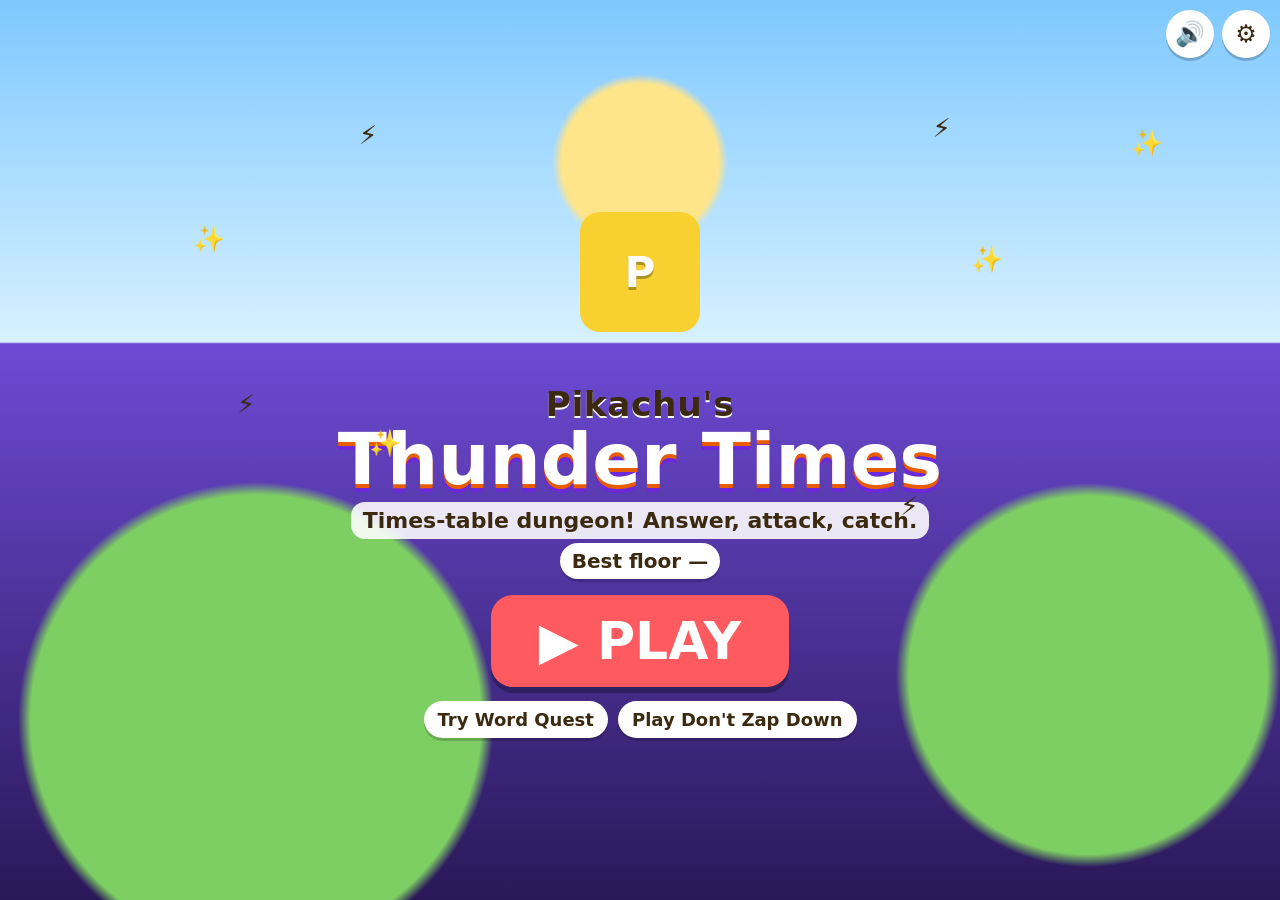
<file: index.html>
<!DOCTYPE html>
<html lang="en">
<head>
<meta charset="utf-8">
<meta name="viewport" content="width=device-width, initial-scale=1, maximum-scale=1, user-scalable=no, viewport-fit=cover">
<meta name="apple-mobile-web-app-capable" content="yes">
<meta name="mobile-web-app-capable" content="yes">
<meta name="apple-mobile-web-app-status-bar-style" content="black-translucent">
<meta name="apple-mobile-web-app-title" content="Thunder Times">
<meta name="format-detection" content="telephone=no">
<meta name="theme-color" content="#3a2370">
<meta name="thunder-times-version" content="4">
<meta name="description" content="Pikachu's Thunder Times — a kids' times-tables dungeon crawler.">
<title>Pikachu's Thunder Times</title>
<link rel="icon" href="data:image/svg+xml,%3Csvg%20xmlns='http://www.w3.org/2000/svg'%20viewBox='0%200%2064%2064'%3E%3Crect%20width='64'%20height='64'%20rx='14'%20fill='%23ffd21f'/%3E%3Cpath%20d='M36%206%20L14%2036%20h16%20L26%2058%20L50%2026%20H34z'%20fill='%233b2a10'/%3E%3C/svg%3E">
<style>
:root{
  --ink:#3b2a10; --paper:#fff8e8; --red:#ff5a5f; --blue:#3d8bff; --green:#2fbf71; --orange:#ff9f1c;
  --yellow:#ffd21f; --purple:#6d4ad4; --cave1:#2a1858; --cave2:#5b3cae;
  --sat:env(safe-area-inset-top,0px); --sab:env(safe-area-inset-bottom,0px);
  --sal:env(safe-area-inset-left,0px); --sar:env(safe-area-inset-right,0px);
}
*{box-sizing:border-box;-webkit-tap-highlight-color:transparent;}
html,body{margin:0;height:100%;height:100dvh;overflow:hidden;overscroll-behavior:none;}
body{
  font-family:"Arial Rounded MT Bold","Nunito","Varela Round","Trebuchet MS",system-ui,-apple-system,sans-serif;
  color:var(--ink);background:var(--cave1);
  -webkit-user-select:none;user-select:none;-webkit-touch-callout:none;touch-action:manipulation;
  -webkit-text-size-adjust:100%;
}
button{font-family:inherit;color:inherit;touch-action:manipulation;cursor:pointer;border:none;background:none;-webkit-appearance:none;appearance:none;}
input{font-family:inherit;}
.screen{position:fixed;inset:0;display:none;flex-direction:column;padding:var(--sat) var(--sar) var(--sab) var(--sal);min-height:0;}
.screen.active{display:flex;}
.scroll{flex:1;overflow:auto;-webkit-overflow-scrolling:touch;overscroll-behavior:contain;padding:8px 14px 20px;}
.chunky{border-radius:22px;font-weight:900;box-shadow:0 6px 0 rgba(0,0,0,.28);transition:transform .08s,box-shadow .08s;}
.chunky:active{transform:translateY(4px);box-shadow:0 2px 0 rgba(0,0,0,.28);}
.chunky:disabled{filter:grayscale(.45) opacity(.55);transform:none;}
.topbar{display:flex;align-items:center;gap:8px;padding:8px 10px;flex:none;}
.topbar .spacer{flex:1}
.topbar h2{margin:0;font-size:clamp(20px,3.4vh,32px);color:#fff;text-shadow:0 2px 0 #241448;}
.pill{background:#fff;border-radius:999px;padding:6px 12px;font-weight:900;font-size:clamp(15px,2.4vh,20px);box-shadow:0 3px 0 rgba(0,0,0,.18);white-space:nowrap;}
.iconbtn{width:48px;height:48px;border-radius:50%;background:#fff;font-size:24px;display:flex;align-items:center;justify-content:center;box-shadow:0 3px 0 rgba(0,0,0,.2);flex:none;}
.iconbtn:active{transform:translateY(2px);box-shadow:0 1px 0 rgba(0,0,0,.2);}
.bigbtn{font-size:clamp(20px,3vh,28px);padding:14px 22px;color:#fff;background:var(--blue);border-radius:22px;font-weight:900;box-shadow:0 6px 0 rgba(0,0,0,.25);}
.bigbtn:active{transform:translateY(4px);box-shadow:0 2px 0 rgba(0,0,0,.25);}
.bigbtn.g{background:var(--green)}.bigbtn.r{background:var(--red)}.bigbtn.o{background:var(--orange)}.bigbtn.gray{background:#90a4ae}
.btnrow{display:flex;gap:10px;justify-content:center;flex-wrap:wrap}

/* Title */
#title{align-items:center;justify-content:center;text-align:center;background:
  radial-gradient(circle at 50% 18%,#ffe58a 0 8%,transparent 9%),
  radial-gradient(circle at 20% 80%,#7dce63 0 18%,transparent 19%),
  radial-gradient(circle at 85% 75%,#7dce63 0 14%,transparent 15%),
  linear-gradient(#7ec8ff 0%,#d7f1ff 38%,#6d4ad4 38.2%,#2a1858 100%);overflow:hidden;}
#title h1{margin:6px 0 0;font-size:clamp(32px,8vmin,72px);line-height:.95;color:#fff;text-shadow:0 4px 0 #e85d04,0 8px 0 #6d28d9;}
#title h1 small{display:block;font-size:.48em;color:#3b2a10;text-shadow:0 2px 0 #fff;margin-bottom:4px;letter-spacing:.5px}
.tag{font-weight:900;font-size:clamp(16px,2.8vmin,22px);margin:8px 0 4px;background:rgba(255,255,255,.88);border-radius:14px;padding:6px 12px}
#bestPill{margin-bottom:8px}
#playBtn{font-size:clamp(30px,6vmin,52px);padding:16px 48px;background:var(--red);color:#fff;margin-top:8px}
.questRow{display:flex;flex-wrap:wrap;gap:10px;justify-content:center;margin-top:14px;padding:0 12px;max-width:100%}
.questLink{display:inline-block;font-weight:900;font-size:clamp(15px,2.6vmin,18px);color:#3b2a10;background:#fff;text-decoration:none;padding:8px 14px;border-radius:999px;box-shadow:0 3px 0 rgba(0,0,0,.18)}
.title-sprite{width:min(46vw,220px);height:min(28vh,220px);display:flex;align-items:center;justify-content:center}
.title-sprite img{max-width:100%;max-height:100%;image-rendering:pixelated;image-rendering:crisp-edges}
#title .corner{position:absolute;top:calc(var(--sat) + 10px);right:calc(var(--sar) + 10px);display:flex;gap:8px}
.spark{position:absolute;font-size:26px;animation:twinkle 2.4s ease-in-out infinite;pointer-events:none}
@keyframes twinkle{0%,100%{opacity:.25;transform:scale(.8)}50%{opacity:1;transform:scale(1.15)}}
.bob{animation:bob 1.6s ease-in-out infinite}
@keyframes bob{0%,100%{transform:translateY(0)}50%{transform:translateY(-10px)}}

/* Team */
#team{background:linear-gradient(#5b3cae,#2a1858 40%,#1b1038);}
.teamgrid{display:grid;grid-template-columns:repeat(auto-fill,minmax(148px,1fr));gap:12px;max-width:920px;margin:0 auto}
.tcard{background:var(--paper);border-radius:20px;padding:10px 8px 12px;text-align:center;font-weight:900;box-shadow:0 5px 0 rgba(0,0,0,.25);border:4px solid transparent}
.tcard.sel{border-color:#ffd21f;background:#fff4c2}
.tcard img,.tcard .fallback{width:96px;height:96px;object-fit:contain;image-rendering:pixelated;image-rendering:crisp-edges;margin:0 auto}
.tcard .nm{font-size:18px}
.tcard .sub{font-size:13px;opacity:.75}
.modeRow{display:flex;flex-wrap:wrap;gap:8px;align-items:center;padding:0 12px 4px;flex:none}
.modeBtn{flex:1 1 30%;min-width:0;max-width:240px;padding:8px 6px;border-radius:16px;font-weight:900;font-size:clamp(14px,2.1vh,18px);line-height:1.15;background:rgba(255,255,255,.16);color:#fff;box-shadow:0 4px 0 rgba(0,0,0,.22)}
.modeBtn small{display:block;font-size:11px;font-weight:800;opacity:.92;white-space:nowrap;overflow:hidden;text-overflow:ellipsis}
.modeBtn.on{background:#ffd21f;color:#3b2a10}
.modeHint{margin:0;padding:0 14px 8px;color:#ffe9a8;font-weight:800;font-size:14px;text-align:center;flex:none}
.teamfoot{flex:none;display:flex;flex-direction:column;gap:8px;align-items:center;padding:0 12px 12px}
#levelUp,#startRun{width:min(92vw,420px);margin:0;white-space:normal;line-height:1.15}
.ansBtn.moveBtn{font-size:clamp(13px,2.15vh,20px);line-height:1.12;padding:4px 6px;display:flex;flex-direction:column;align-items:center;justify-content:center;gap:2px;text-shadow:0 2px 0 rgba(0,0,0,.28)}
.ansBtn.moveBtn small{font-size:.75em;font-weight:800}
.ansBtn.moveBtn.dark{color:#3b2a10;text-shadow:none}
#potionBtn{font-size:clamp(14px,2vh,18px);padding:6px 10px}

/* Battle */
#battle{background:linear-gradient(#241448,#3a2370);}
.bbody{flex:1;display:flex;flex-direction:column;min-height:0;width:100%;max-width:1100px;margin:0 auto}
#arena{
  flex:1 1 190px;min-height:168px;position:relative;
  display:grid;grid-template-columns:1.05fr .95fr;grid-template-rows:1fr 1fr;gap:2px;
  margin:0 8px;padding:8px;border-radius:22px;overflow:hidden;
  background:linear-gradient(#9ad7ff 0%,#e5f6ff 46%,#8ee07a 46.4%,#3ea84a 100%);
  box-shadow:inset 0 -12px 0 rgba(0,0,0,.08);
}
#arena.boss{box-shadow:inset 0 0 0 4px #ffd21f,inset 0 -12px 0 rgba(0,0,0,.08)}
.hpbox{background:rgba(255,255,255,.94);border-radius:14px;padding:6px 8px;box-shadow:0 3px 0 rgba(0,0,0,.15);align-self:start;z-index:2;max-width:100%}
.hpbox.me{align-self:end}
.hpbox.foe{grid-area:1 / 1}
.sprite.foe{grid-area:1 / 2;align-self:end;justify-self:end}
.sprite.me{grid-area:2 / 1;align-self:end;justify-self:start}
.hpbox.me{grid-area:2 / 2}
.hpmeta{display:flex;justify-content:space-between;gap:6px;align-items:baseline;font-weight:900;font-size:clamp(13px,2vh,18px)}
.hpmeta b{overflow:hidden;text-overflow:ellipsis;white-space:nowrap}
.bossTag{background:#ffd21f;color:#3b2a10;border-radius:999px;padding:0 6px;font-size:11px;margin-left:4px}
.hpnum{font-size:12px;font-weight:900;text-align:right;opacity:.8}
.hpbar{height:14px;background:#e6e0d4;border-radius:999px;overflow:hidden;margin-top:3px}
.hpbar i{display:block;height:100%;width:0;border-radius:inherit;background:linear-gradient(#9be7ff,#3d8bff);transition:width .3s}
.hpbar.me i{background:linear-gradient(#b6ff8a,#2fbf71)}
.hpbar.low i{background:linear-gradient(#ffe082,#ff9f1c)}
.hpbar.crit i{background:linear-gradient(#ffab91,#e53935)}
.sprite{width:min(100%,200px);height:100%;max-height:24vh;display:flex;align-items:flex-end;justify-content:center;position:relative;z-index:1}
.sprite img{max-width:100%;max-height:100%;object-fit:contain;image-rendering:pixelated;image-rendering:crisp-edges;filter:drop-shadow(0 6px 0 rgba(0,0,0,.18))}
.fallback{width:min(100%,120px);aspect-ratio:1;border-radius:20px;display:flex;align-items:center;justify-content:center;font-size:42px;font-weight:900;color:#fff;text-shadow:0 3px 0 rgba(0,0,0,.3)}
.hasimg > .fallback{display:none}
.tcard .slot{height:96px;display:flex;align-items:center;justify-content:center;position:relative}
.tcard .slot .fallback{position:absolute;width:96px;height:96px}
#capAnswers{min-height:148px}
#capOv.quizzing #capAnswers{flex:1;min-height:160px}
#battleMsg{position:absolute;left:50%;top:46%;transform:translate(-50%,-50%);z-index:4;background:#fff;border-radius:14px;padding:4px 10px;font-weight:900;font-size:clamp(13px,2vh,18px);box-shadow:0 3px 0 rgba(0,0,0,.15);max-width:86%;text-align:center;pointer-events:none}
.panel{flex:1.25 1 250px;min-height:0;display:flex;flex-direction:column;gap:8px;padding:8px 12px 10px}
#qCard{background:#fff;border-radius:20px;text-align:center;padding:4px 10px 6px;box-shadow:0 4px 0 rgba(0,0,0,.18);flex:none}
#qText{font-size:clamp(34px,7vh,76px);font-weight:900;line-height:1.05;letter-spacing:1px}
#qText .ans{color:var(--green)}
#qHint{font-size:clamp(14px,2.1vh,18px);font-weight:800;min-height:1.25em;color:#7a5a20}
#timerWrap{display:flex;align-items:center;gap:8px;font-weight:900;flex:none}
#timerBar{flex:1;height:18px;background:rgba(255,255,255,.35);border-radius:999px;overflow:hidden;box-shadow:inset 0 2px 0 rgba(0,0,0,.15)}
#timerFill{display:block;height:100%;width:100%;background:linear-gradient(#b6ff8a,#2fbf71);border-radius:inherit}
#timerFill.mid{background:linear-gradient(#ffe082,#ff9f1c)}
#timerFill.low{background:linear-gradient(#ffab91,#e53935)}
#timerNum{color:#fff;min-width:4.2ch;text-align:right;font-size:clamp(16px,2.6vh,22px);text-shadow:0 2px 0 #241448}
.answers{flex:1;min-height:0;display:grid;grid-template-columns:1fr 1fr;grid-template-rows:1fr 1fr;gap:10px}
.ansBtn{height:100%;min-height:64px;font-size:clamp(28px,6vh,58px);color:#fff;text-shadow:0 3px 0 rgba(0,0,0,.25);font-variant-numeric:tabular-nums}
.ansBtn.long{font-size:clamp(22px,4.6vh,44px)}
.ansBtn:nth-child(1){background:var(--red)}
.ansBtn:nth-child(2){background:var(--blue)}
.ansBtn:nth-child(3){background:var(--green)}
.ansBtn:nth-child(4){background:var(--orange)}
.ansBtn.dim{opacity:.38}
.ansBtn.wrong{background:#9aa5ad !important}
.ansBtn.glowme{animation:pulseGlow .8s ease-in-out infinite;box-shadow:0 0 0 5px #fff,0 0 18px 6px #ffe600}
.ansBtn.right{background:#22c55e !important}
@keyframes pulseGlow{0%,100%{transform:scale(1)}50%{transform:scale(1.04)}}
.lunge{animation:lunge .34s ease-in-out}
.lungeFast{animation:lunge .15s ease-out}
.hitflashFast{animation:hitflash .15s linear}
#battle.bossmode #timerNum{font-size:clamp(32px,6.2vh,54px);min-width:2.4ch;line-height:.9}
#battle.bossmode #timerBar{height:22px}
#battle.bossmode #streakPill{background:#ffd21f;color:#3b2a10;font-size:clamp(18px,3vh,28px)}
@keyframes lunge{0%{transform:translate(0,0)}40%{transform:translate(22px,-14px) scale(1.06)}100%{transform:translate(0,0)}}
.lungeF{animation:lungeF .34s ease-in-out}
@keyframes lungeF{0%{transform:translate(0,0)}40%{transform:translate(-20px,12px) scale(1.05)}100%{transform:translate(0,0)}}
.hitflash{animation:hitflash .45s linear}
@keyframes hitflash{0%,100%{filter:drop-shadow(0 6px 0 rgba(0,0,0,.18))}25%{filter:brightness(2.4) drop-shadow(0 0 8px #fff)}60%{filter:brightness(1.5)}}
.faint{animation:faint .65s ease-in forwards}
@keyframes faint{to{transform:translateY(24px) rotate(10deg);opacity:.15;filter:grayscale(1)}}
.shake{animation:screenShake .4s linear}
@keyframes screenShake{0%,100%{transform:none}20%{transform:translate(-6px,3px)}40%{transform:translate(6px,-3px)}60%{transform:translate(-4px,-2px)}80%{transform:translate(4px,2px)}}
.floaty{position:absolute;z-index:5;font-weight:900;font-size:clamp(18px,3vh,28px);color:#e85d04;text-shadow:0 2px 0 #fff,0 0 6px #fff;pointer-events:none;animation:floatUp 1.1s ease-out forwards;white-space:nowrap}
@keyframes floatUp{0%{opacity:0;transform:translate(-50%,0) scale(.7)}20%{opacity:1;transform:translate(-50%,-8px) scale(1.05)}100%{opacity:0;transform:translate(-50%,-46px)}}

/* Capture + dialogs */
#capOv,#gateOv,#confirmOv{position:fixed;inset:0;z-index:40;display:none;padding:var(--sat) var(--sar) var(--sab) var(--sal);background:rgba(18,8,40,.72)}
#capOv.show,#gateOv.show,#confirmOv.show{display:flex}
#capOv{flex-direction:column}
.capInner{margin:auto;width:min(680px,100%);max-height:100%;overflow:auto;background:var(--paper);border-radius:26px;padding:14px 14px 16px;text-align:center;box-shadow:0 10px 0 rgba(0,0,0,.28);display:flex;flex-direction:column;gap:8px}
#capOv.quizzing .capInner{margin:0;width:100%;height:100%;max-height:100%;border-radius:0}
#capSprite{height:min(22vh,180px);display:flex;align-items:center;justify-content:center}
#capSprite img{max-height:100%;max-width:180px;image-rendering:pixelated;image-rendering:crisp-edges}
#capTitle{margin:0;font-size:clamp(24px,4vh,36px)}
#capText{margin:0;font-weight:800;font-size:clamp(15px,2.3vh,20px)}
#capQ{font-size:clamp(32px,6vh,60px);font-weight:900;line-height:1}
#capActions .bigbtn{min-width:min(88vw,320px)}
.ball{width:72px;height:72px;margin:0 auto;animation:ballDrop .7s cubic-bezier(.2,1.4,.4,1)}
@keyframes ballDrop{from{transform:translateY(-40vh) rotate(-200deg)}to{transform:none}}
.ball.wiggle{animation:wiggle .45s ease-in-out 3}
@keyframes wiggle{0%,100%{transform:rotate(0)}25%{transform:rotate(-18deg)}75%{transform:rotate(18deg)}}
.dialog{margin:auto;background:#fff;border-radius:22px;padding:20px;max-width:440px;width:min(440px,100%);text-align:center;font-weight:900}
.dialog h3{margin:0 0 8px;font-size:22px}
.dialog p{font-weight:700;margin:6px 0 12px}
#gateIn{font-size:28px;width:150px;text-align:center;border:3px solid #ccc;border-radius:14px;padding:8px;-webkit-user-select:text;user-select:text}
#gateIn.bad{border-color:var(--red)}

/* Game over */
#over{align-items:center;justify-content:center;text-align:center;background:radial-gradient(circle at 50% 20%,#6d4ad4,#241448 70%)}
#over .box{background:var(--paper);border-radius:28px;padding:16px;width:min(520px,94vw);max-height:calc(100% - 16px);overflow:auto;box-shadow:0 8px 0 rgba(0,0,0,.28)}
#over h2{margin:4px 0;font-size:clamp(28px,5vh,42px);color:#6d28d9}
#overSprite{height:120px;display:flex;align-items:center;justify-content:center;filter:grayscale(.3)}
#overSprite img{max-height:110px;image-rendering:pixelated}
.stats{display:grid;grid-template-columns:1fr 1fr;gap:8px;margin:10px 0}
.stat{background:#fff3c4;border-radius:16px;padding:8px;font-weight:900;font-size:clamp(14px,2.2vh,18px)}
#over .corner{position:absolute;top:calc(var(--sat) + 10px);right:calc(var(--sar) + 10px)}

/* Parent */
#parent{background:#f4f7fb;color:#243044}
#parent .topbar h2{color:#243044;text-shadow:none}
#parent .scroll{font-family:system-ui,-apple-system,sans-serif;font-weight:600}
.pcards{display:grid;grid-template-columns:repeat(auto-fill,minmax(120px,1fr));gap:10px;margin-bottom:14px}
.pcard{background:#fff;border-radius:14px;padding:10px;box-shadow:0 2px 6px rgba(0,0,0,.08)}
.pcard b{display:block;font-size:24px}
.pcard span{font-size:13px;color:#667;font-weight:650}
.psec{background:#fff;border-radius:14px;padding:12px;box-shadow:0 2px 6px rgba(0,0,0,.08);margin-bottom:14px}
.psec h3{margin:0 0 8px;font-size:17px}
.gridwrap{overflow-x:auto}
.grid13{display:grid;grid-template-columns:repeat(14,minmax(26px,1fr));gap:3px;font-size:clamp(9px,2.2vw,13px);min-width:400px}
.grid13 div{aspect-ratio:1;display:flex;align-items:center;justify-content:center;border-radius:4px;font-weight:800}
.grid13 .h{background:none;color:#556;aspect-ratio:auto;min-height:18px}
.c-none{background:#eceff1;color:#90a4ae}.c-good{background:#7bd88f}.c-ok{background:#ffe08a}.c-bad{background:#ff9b9b}
.legend{display:flex;gap:10px;flex-wrap:wrap;font-size:13px;margin-top:8px;font-weight:650}
.legend i{width:14px;height:14px;border-radius:4px;display:inline-block;vertical-align:-2px;margin-right:3px}
.tricky{margin:6px 0;padding-left:1.2em}
.tricky li{margin:4px 0}
#resetBtn{background:#e53935;color:#fff;font-size:17px;padding:12px 16px;border-radius:14px;font-weight:800}
#toast{position:fixed;left:50%;bottom:calc(var(--sab) + 18px);transform:translateX(-50%);background:#2a2040;color:#fff;padding:10px 16px;border-radius:999px;font-weight:900;z-index:80;opacity:0;pointer-events:none;transition:opacity .25s;max-width:90vw;text-align:center}
#toast.show{opacity:1}

@media (max-width:380px){
  .iconbtn{width:44px;height:44px}
  .answers{gap:8px}
}
@media (min-width:900px){
  .bbody{flex-direction:row;align-items:stretch;padding-bottom:12px}
  #arena{flex:1.15 1 50%;margin:0 0 0 12px;min-height:0}
  .panel{flex:1 1 46%;justify-content:center}
  .sprite{max-height:34vh}
}
@media (orientation:landscape) and (max-height:520px){
  .bbody{flex-direction:row}
  #arena{flex:1 1 46%;min-height:0;margin:4px 0 4px 8px}
  .panel{flex:1 1 50%;padding:4px 8px;gap:6px}
  #qText{font-size:clamp(26px,10vh,48px)}
  .ansBtn{min-height:48px;font-size:clamp(22px,8vh,40px)}
  .topbar{padding:4px 8px}
  .iconbtn{width:40px;height:40px}
  .title-sprite{height:26vh;width:26vh}
  #title h1{font-size:28px}
  #playBtn{padding:10px 28px;font-size:26px;margin-top:4px}
  #title{overflow:auto}
}
</style>
</head>
<body data-version="4">

<section id="title" class="screen active">
  <div class="corner">
    <button class="iconbtn muteBtn" type="button" aria-label="Sound">🔊</button>
    <button class="iconbtn gearBtn" type="button" aria-label="Parent settings">⚙️</button>
  </div>
  <div class="title-sprite bob" id="titleSprite"></div>
  <h1><small>Pikachu's</small>Thunder Times</h1>
  <div class="tag">Times-table dungeon! Answer, attack, catch.</div>
  <div class="pill" id="bestPill">Best floor —</div>
  <button id="playBtn" class="chunky" type="button">▶ PLAY</button>
  <div class="questRow">
    <a class="questLink" href="spell/">Try Word Quest</a>
    <a class="questLink" href="climb/">Play Don't Zap Down</a>
  </div>
</section>

<section id="team" class="screen">
  <div class="topbar">
    <button class="iconbtn" id="teamBack" type="button" aria-label="Back">⬅️</button>
    <h2>Pick your partner</h2>
    <div class="spacer"></div>
    <button class="iconbtn muteBtn" type="button" aria-label="Sound">🔊</button>
    <button class="iconbtn gearBtn" type="button" aria-label="Parent settings">⚙️</button>
  </div>
  <div class="modeRow">
    <button class="modeBtn on" id="modeNormal" type="button">Normal</button>
    <button class="modeBtn" id="modeAdvanced" type="button">Advanced</button>
    <button class="modeBtn" id="modeBoss" type="button">Boss<small id="bossBestLabel">Best —</small></button>
    <div class="pill" id="xpPill">0 XP</div>
  </div>
  <p class="modeHint" id="modeHint">Tap the right answer to attack.</p>
  <div class="scroll"><div class="teamgrid" id="teamGrid"></div></div>
  <div class="teamfoot">
    <button id="levelUp" class="bigbtn o chunky" type="button">Level up</button>
    <button id="startRun" class="bigbtn g chunky" type="button">Start the dungeon</button>
  </div>
</section>

<section id="battle" class="screen">
  <div class="topbar">
    <div class="pill" id="floorPill">Floor 1</div>
    <div class="spacer"></div>
    <div class="pill" id="streakPill">🔥 0</div>
    <button class="pill" id="potionBtn" type="button" hidden>🧪 2</button>
    <button class="iconbtn muteBtn" type="button" aria-label="Sound">🔊</button>
  </div>
  <div class="bbody">
    <div id="arena">
      <div class="hpbox foe">
        <div class="hpmeta"><b id="foeName">???</b><span id="foeTag"></span></div>
        <div class="hpbar foe" id="foeBar"><i id="foeFill"></i></div>
        <div class="hpnum" id="foeHpNum"></div>
      </div>
      <div class="sprite foe" id="foeSlot"></div>
      <div class="sprite me" id="meSlot"></div>
      <div class="hpbox me">
        <div class="hpmeta"><b id="meName">Pikachu</b></div>
        <div class="hpbar me" id="meBar"><i id="meFill"></i></div>
        <div class="hpnum" id="meHpNum"></div>
      </div>
      <div id="battleMsg">Get ready!</div>
    </div>
    <div class="panel">
      <div id="qCard"><div id="qText">? × ? = ?</div><div id="qHint" aria-live="polite"></div></div>
      <div id="timerWrap" aria-hidden="false"><div id="timerBar"><i id="timerFill"></i></div><span id="timerNum">3</span></div>
      <div class="answers" id="answers"></div>
    </div>
  </div>
</section>

<section id="over" class="screen">
  <div class="corner"><button class="iconbtn gearBtn" type="button" aria-label="Parent settings">⚙️</button></div>
  <div class="box">
    <div id="overSprite"></div>
    <h2 id="overTitle">Nice try!</h2>
    <div id="overText"></div>
    <div class="stats" id="overStats"></div>
    <div class="btnrow">
      <button class="bigbtn g chunky" id="overAgain" type="button">New run</button>
      <button class="bigbtn chunky" id="overHome" type="button">Home</button>
    </div>
  </div>
</section>

<section id="parent" class="screen">
  <div class="topbar">
    <button class="iconbtn" id="parBack" type="button" aria-label="Back">⬅️</button>
    <h2>Parent corner</h2>
  </div>
  <div class="scroll" id="parentBody"></div>
</section>

<div id="capOv">
  <div class="capInner">
    <div id="capSprite"></div>
    <div id="capBall"></div>
    <h2 id="capTitle"></h2>
    <p id="capText"></p>
    <div id="capQ"></div>
    <div id="capTimer"></div>
    <div class="answers" id="capAnswers"></div>
    <div id="capActions"></div>
  </div>
</div>

<div id="gateOv"><div class="dialog">
  <h3>Grown-ups only</h3>
  <p>Solve this to open Parent Corner: <span id="gateQ"></span></p>
  <input id="gateIn" type="text" inputmode="numeric" pattern="[0-9]*" autocomplete="off" aria-label="Answer">
  <div class="btnrow" style="margin-top:14px">
    <button class="bigbtn gray" id="gateCancel" type="button">Cancel</button>
    <button class="bigbtn g" id="gateGo" type="button">Enter</button>
  </div>
</div></div>

<div id="confirmOv"><div class="dialog">
  <h3>Erase all progress?</h3>
  <p>This clears the team (Pikachu stays), XP, levels, the question deck, the best floor, Boss Mode scores, and every practice stat. It can't be undone.</p>
  <div class="btnrow">
    <button class="bigbtn gray" id="cfNo" type="button">Keep it</button>
    <button class="bigbtn r" id="cfYes" type="button">Yes, erase</button>
  </div>
</div></div>

<div id="toast"></div>

<script>
(function(){
'use strict';
var $=function(s){return document.querySelector(s);};
var $$=function(s){return Array.prototype.slice.call(document.querySelectorAll(s));};

/* id, name, type, move, hp, atk, tier
   tier -1 starter only, 0-3 wild by depth, 4 bosses.
   Player HP/ATK stay in a narrow band so no partner is a trap. */
var RAW=[
  [25,'Pikachu','Electric','Thunderbolt',50,12,-1],
  [19,'Rattata','Normal','Tackle',46,11,0],
  [16,'Pidgey','Flying','Gust',46,11,0],
  [10,'Caterpie','Bug','Bug Bite',44,10,0],
  [13,'Weedle','Bug','Poison Sting',44,10,0],
  [21,'Spearow','Flying','Peck',46,11,0],
  [129,'Magikarp','Water','Flail',48,10,0],
  [43,'Oddish','Grass','Absorb',46,10,0],
  [69,'Bellsprout','Grass','Vine Whip',46,11,0],
  [60,'Poliwag','Water','Bubble',46,11,0],
  [27,'Sandshrew','Ground','Scratch',48,11,0],
  [41,'Zubat','Poison','Leech Life',46,11,1],
  [74,'Geodude','Rock','Rock Throw',52,10,1],
  [50,'Diglett','Ground','Dig',44,11,1],
  [52,'Meowth','Normal','Scratch',46,12,1],
  [37,'Vulpix','Fire','Ember',46,12,1],
  [58,'Growlithe','Fire','Ember',48,12,1],
  [54,'Psyduck','Water','Confusion',48,11,1],
  [39,'Jigglypuff','Fairy','Pound',50,10,1],
  [1,'Bulbasaur','Grass','Vine Whip',48,11,1],
  [4,'Charmander','Fire','Ember',46,12,1],
  [7,'Squirtle','Water','Water Gun',48,11,1],
  [133,'Eevee','Normal','Quick Attack',48,12,2],
  [77,'Ponyta','Fire','Ember',48,12,2],
  [79,'Slowpoke','Water','Tackle',52,10,2],
  [81,'Magnemite','Electric','Thunder Shock',46,12,2],
  [92,'Gastly','Ghost','Lick',44,12,2],
  [66,'Machop','Fighting','Karate Chop',48,12,2],
  [63,'Abra','Psychic','Confusion',44,12,2],
  [104,'Cubone','Ground','Bone Club',48,11,2],
  [120,'Staryu','Water','Swift',46,12,2],
  [18,'Pidgeot','Flying','Wing Attack',50,12,2],
  [26,'Raichu','Electric','Thunderbolt',48,13,2],
  [93,'Haunter','Ghost','Night Shade',46,12,2],
  [125,'Electabuzz','Electric','Thunder Punch',48,13,3],
  [126,'Magmar','Fire','Flamethrower',48,13,3],
  [123,'Scyther','Bug','Slash',46,13,3],
  [127,'Pinsir','Bug','Vise Grip',50,12,3],
  [131,'Lapras','Water','Ice Beam',54,11,3],
  [134,'Vaporeon','Water','Water Gun',52,12,3],
  [135,'Jolteon','Electric','Thunder Shock',46,13,3],
  [136,'Flareon','Fire','Flamethrower',50,12,3],
  [59,'Arcanine','Fire','Fire Fang',52,12,3],
  [65,'Alakazam','Psychic','Psybeam',46,13,3],
  [94,'Gengar','Ghost','Shadow Ball',48,13,3],
  [68,'Machamp','Fighting','Strength',52,12,3],
  [148,'Dragonair','Dragon','Twister',50,12,3],
  [95,'Onix','Rock','Rock Throw',56,10,4],
  [130,'Gyarados','Water','Hydro Pump',54,12,4],
  [143,'Snorlax','Normal','Body Slam',56,11,4],
  [6,'Charizard','Fire','Flamethrower',50,13,4],
  [9,'Blastoise','Water','Hydro Pump',54,12,4],
  [3,'Venusaur','Grass','Solar Beam',54,11,4],
  [149,'Dragonite','Dragon','Dragon Claw',52,13,4],
  [150,'Mewtwo','Psychic','Psychic',48,13,4],
  [144,'Articuno','Ice','Ice Beam',52,12,4],
  [145,'Zapdos','Electric','Thunderbolt',50,13,4],
  [146,'Moltres','Fire','Flamethrower',50,13,4],
  [151,'Mew','Psychic','Metronome',48,12,4]
];
var BOSSES=[95,130,143,6,9,3,149,150,144,145,146,151];
var TYPE_COLOR={
  Normal:'#a8a878',Electric:'#f8d030',Fire:'#f08030',Water:'#6890f0',Grass:'#78c850',
  Bug:'#a8b820',Flying:'#a890f0',Poison:'#a040a0',Ground:'#e0c068',Rock:'#b8a038',
  Psychic:'#f85888',Ice:'#98d8d8',Fighting:'#c03028',Ghost:'#705898',Dragon:'#7038f8',
  Fairy:'#ee99ac',Steel:'#b8b8d0',Dark:'#705848'
};
var LIGHT_TYPE={Electric:1,Ice:1,Fairy:1,Normal:1,Ground:1,Rock:1,Steel:1,Bug:1,Grass:1,Flying:1};
/* Dual types. Primary type on the species stays for the fallback badge color. */
var DUAL={
  16:['Normal','Flying'],21:['Normal','Flying'],18:['Normal','Flying'],
  13:['Bug','Poison'],
  41:['Poison','Flying'],
  43:['Grass','Poison'],69:['Grass','Poison'],1:['Grass','Poison'],3:['Grass','Poison'],
  74:['Rock','Ground'],
  39:['Normal','Fairy'],
  81:['Electric','Steel'],
  92:['Ghost','Poison'],93:['Ghost','Poison'],94:['Ghost','Poison'],
  123:['Bug','Flying'],
  6:['Fire','Flying'],
  130:['Water','Flying'],
  149:['Dragon','Flying'],
  145:['Electric','Flying'],
  146:['Fire','Flying'],
  144:['Ice','Flying']
};
/* Standard type chart: only non-1 matchups. */
var CHART={
  Normal:{Rock:0.5,Ghost:0,Steel:0.5},
  Fire:{Fire:0.5,Water:0.5,Grass:2,Ice:2,Bug:2,Rock:0.5,Dragon:0.5,Steel:2},
  Water:{Fire:2,Water:0.5,Grass:0.5,Ground:2,Rock:2,Dragon:0.5},
  Electric:{Water:2,Electric:0.5,Grass:0.5,Ground:0,Flying:2,Dragon:0.5},
  Grass:{Fire:0.5,Water:2,Grass:0.5,Poison:0.5,Ground:2,Flying:0.5,Bug:0.5,Rock:2,Dragon:0.5,Steel:0.5},
  Ice:{Fire:0.5,Water:0.5,Grass:2,Ice:0.5,Ground:2,Flying:2,Dragon:2,Steel:2},
  Fighting:{Normal:2,Ice:2,Poison:0.5,Flying:0.5,Psychic:0.5,Bug:0.5,Rock:2,Ghost:0,Dark:2,Steel:2,Fairy:0.5},
  Poison:{Grass:2,Poison:0.5,Ground:0.5,Rock:0.5,Ghost:0.5,Steel:0,Fairy:2},
  Ground:{Fire:2,Electric:2,Grass:0.5,Poison:2,Flying:0,Bug:0.5,Rock:2,Steel:2},
  Flying:{Electric:0.5,Grass:2,Fighting:2,Bug:2,Rock:0.5,Steel:0.5},
  Psychic:{Fighting:2,Poison:2,Psychic:0.5,Dark:0,Steel:0.5},
  Bug:{Fire:0.5,Grass:2,Fighting:0.5,Poison:0.5,Flying:0.5,Psychic:2,Ghost:0.5,Dark:2,Steel:0.5,Fairy:0.5},
  Rock:{Fire:2,Ice:2,Fighting:0.5,Ground:0.5,Flying:2,Bug:2,Steel:0.5},
  Ghost:{Normal:0,Psychic:2,Ghost:2,Dark:0.5},
  Dragon:{Dragon:2,Steel:0.5,Fairy:0},
  Dark:{Fighting:0.5,Psychic:2,Ghost:2,Dark:0.5,Fairy:0.5},
  Steel:{Fire:0.5,Water:0.5,Electric:0.5,Ice:2,Rock:2,Steel:0.5,Fairy:2},
  Fairy:{Fire:0.5,Fighting:2,Poison:0.5,Dragon:2,Dark:2,Steel:0.5}
};
var SPECIES={};
RAW.forEach(function(r){
  SPECIES[r[0]]={id:r[0],n:r[1],type:r[2],move:r[3],hp:r[4],atk:r[5],tier:r[6]};
});
var SPRITE='https://raw.githubusercontent.com/PokeAPI/sprites/master/sprites/pokemon/';
var KEY='thunder-times-v2';

var BOSS_NEED=50, BOSS_MS=60000, BOSS_XP=120, BOSS_ID=150;
function defaults(){
  return {v:3,muted:false,team:[{id:25,level:1}],bestFloor:0,facts:{},answered:0,runs:0,lastPick:25,xp:0,mode:'normal',deck:{max:0,remaining:[],last:''},bossBest:{correct:0,winMs:0},bossWins:0};
}
function factStat(f){
  return {r:Math.max(0,Math.floor(+f.r||0)),w:Math.max(0,Math.floor(+f.w||0)),t:Math.max(0,Math.floor(+f.t||0))};
}
function sanitize(s){
  var d=defaults();
  if(!s||(s.v!==2&&s.v!==3)) return d;
  d.muted=!!s.muted;
  d.bestFloor=Math.max(0,Math.floor(+s.bestFloor||0));
  d.answered=Math.max(0,Math.floor(+s.answered||0));
  d.runs=Math.max(0,Math.floor(+s.runs||0));
  d.xp=Math.max(0,Math.floor(+s.xp||0));
  d.mode=s.mode==='advanced'?'advanced':(s.mode==='boss'?'boss':'normal');
  d.bossWins=Math.max(0,Math.floor(+s.bossWins||0));
  if(s.bossBest&&typeof s.bossBest==='object'){
    d.bossBest={
      correct:Math.max(0,Math.min(BOSS_NEED,Math.floor(+s.bossBest.correct||0))),
      winMs:Math.max(0,Math.floor(+s.bossBest.winMs||0))
    };
  }
  var team=[], seen={};
  if(Array.isArray(s.team)){
    s.team.forEach(function(item){
      var id, level;
      if(item&&typeof item==='object'){
        id=+item.id;
        level=Math.max(1,Math.min(10,Math.floor(+item.level||1)));
      }else{
        id=+item;
        level=1;
      }
      if(!SPECIES[id]||seen[id]) return;
      seen[id]=1;
      team.push({id:id,level:level});
    });
  }
  if(!seen[25]) team.unshift({id:25,level:1});
  d.team=team;
  d.lastPick=SPECIES[+s.lastPick]?+s.lastPick:25;
  if(!d.team.some(function(m){return m.id===d.lastPick;})) d.lastPick=d.team[0].id;
  if(s.facts&&typeof s.facts==='object'){
    Object.keys(s.facts).forEach(function(k){
      if(!/^\d{1,2}x\d{1,2}$/.test(k)) return;
      var f=s.facts[k];
      if(!f||typeof f!=='object') return;
      var parts=k.split('x'), a=+parts[0], b=+parts[1];
      if(a>12||b>12) return;
      var st=factStat(f);
      if(s.v===2){
        /* Old saves stored each pair once (smaller factor first). Keep both orders. */
        d.facts[a+'x'+b]={r:st.r,w:st.w,t:st.t};
        if(a!==b) d.facts[b+'x'+a]={r:st.r,w:st.w,t:st.t};
      }else{
        d.facts[a+'x'+b]=st;
      }
    });
  }
  if(s.v===3&&s.deck&&typeof s.deck==='object'){
    var max=Math.max(0,Math.min(12,Math.floor(+s.deck.max||0)));
    var rem=[];
    if(Array.isArray(s.deck.remaining)){
      s.deck.remaining.forEach(function(k){
        if(typeof k!=='string'||!/^\d{1,2}x\d{1,2}$/.test(k)) return;
        var p=k.split('x');
        if(+p[0]<=12&&+p[1]<=12) rem.push((+p[0])+'x'+(+p[1]));
      });
    }
    var last='';
    if(typeof s.deck.last==='string'&&/^\d{1,2}x\d{1,2}$/.test(s.deck.last)){
      var lp=s.deck.last.split('x');
      if(+lp[0]<=12&&+lp[1]<=12) last=(+lp[0])+'x'+(+lp[1]);
    }
    d.deck={max:max,remaining:rem,last:last};
  }
  return d;
}
function load(){
  try{return sanitize(JSON.parse(localStorage.getItem(KEY)||'null'));}
  catch(e){return defaults();}
}
var S=load();
function save(){try{localStorage.setItem(KEY,JSON.stringify(S));}catch(e){}}

function record(a,b,ok,ms){
  var k=a+'x'+b, f=S.facts[k]||(S.facts[k]={r:0,w:0,t:0});
  if(ok){f.r++;f.t+=Math.min(ms|0,30000);}else f.w++;
  S.answered++;
  if(ok){ensureDeck();S.deck.last=k;save();}
  else missFact(a,b);
}
function member(id){
  id=+id;
  for(var i=0;i<S.team.length;i++) if(S.team[i].id===id) return S.team[i];
  return null;
}
function levelOf(id){var m=member(id);return m?m.level:1;}
function typesOf(sp){
  if(!sp) return ['Normal'];
  return DUAL[sp.id]?DUAL[sp.id].slice():[sp.type];
}
function effectiveness(moveType, defTypes){
  var row=CHART[moveType]||{}, m=1;
  (defTypes||[]).forEach(function(t){if(row[t]!=null) m*=row[t];});
  return m;
}
function effText(eff){
  if(eff===0) return "It doesn't affect the foe!";
  if(eff>=2) return 'Super effective!';
  if(eff>0&&eff<1) return 'Not very effective...';
  return '';
}
function grownStats(sp, level){
  level=Math.max(1,Math.min(10,level||1));
  return {
    hp:Math.max(1,Math.round(sp.hp*(1+0.14*(level-1)))),
    atk:Math.max(1,Math.round(sp.atk*(1+0.12*(level-1))))
  };
}
function levelCost(level){return 15+level*20;}
function xpGain(floor, boss){
  var x=8+floor*4;
  if(boss) x=Math.round(x*1.75);
  return x;
}
function mv(n,t,p,pp){return {n:n,type:t,power:p,pp:pp};}
function copyMove(m){return {n:m.n,type:m.type,power:m.power,pp:m.pp};}
var PIKA=[mv('Thunder Shock','Electric',40,30),mv('Quick Attack','Normal',40,30),mv('Thunderbolt','Electric',90,15),mv('Iron Tail','Steel',100,15)];
var TYPE_KIT={
  Normal:[mv('Tackle','Normal',40,35),mv('Quick Attack','Normal',40,30),mv('Swift','Normal',60,20),mv('Body Slam','Normal',85,15)],
  Electric:[mv('Thunder Shock','Electric',40,30),mv('Quick Attack','Normal',40,30),mv('Spark','Electric',65,20),mv('Thunderbolt','Electric',90,15)],
  Fire:[mv('Ember','Fire',40,25),mv('Fire Fang','Fire',65,15),mv('Flame Wheel','Fire',60,25),mv('Flamethrower','Fire',90,15)],
  Water:[mv('Bubble','Water',40,30),mv('Water Gun','Water',40,25),mv('Flail','Water',70,15),mv('Hydro Pump','Water',110,5)],
  Grass:[mv('Absorb','Grass',20,25),mv('Vine Whip','Grass',45,25),mv('Razor Leaf','Grass',55,25),mv('Solar Beam','Grass',120,10)],
  Bug:[mv('Poison Sting','Poison',15,35),mv('Tackle','Normal',40,35),mv('Bug Bite','Bug',60,20),mv('X-Scissor','Bug',80,15)],
  Flying:[mv('Gust','Flying',40,35),mv('Peck','Flying',35,35),mv('Wing Attack','Flying',60,35),mv('Hurricane','Flying',110,10)],
  Poison:[mv('Poison Sting','Poison',15,35),mv('Bite','Dark',60,25),mv('Sludge','Poison',65,20),mv('Sludge Bomb','Poison',90,10)],
  Ground:[mv('Mud-Slap','Ground',20,10),mv('Scratch','Normal',40,35),mv('Bone Club','Ground',65,20),mv('Dig','Ground',80,10)],
  Rock:[mv('Tackle','Normal',40,35),mv('Rock Throw','Rock',50,15),mv('Rock Slide','Rock',75,10),mv('Stone Edge','Rock',100,5)],
  Fairy:[mv('Pound','Normal',40,35),mv('Disarming Voice','Fairy',40,15),mv('Dazzling Gleam','Fairy',80,10),mv('Play Rough','Fairy',90,10)],
  Ghost:[mv('Lick','Ghost',30,30),mv('Night Shade','Ghost',50,15),mv('Sucker Punch','Dark',70,5),mv('Shadow Ball','Ghost',80,15)],
  Fighting:[mv('Rock Smash','Fighting',40,15),mv('Karate Chop','Fighting',50,25),mv('Strength','Normal',80,15),mv('Cross Chop','Fighting',100,5)],
  Psychic:[mv('Confusion','Psychic',50,25),mv('Psybeam','Psychic',65,20),mv('Swift','Normal',60,20),mv('Psychic','Psychic',90,10)],
  Dragon:[mv('Twister','Dragon',40,20),mv('Slam','Normal',80,20),mv('Dragon Claw','Dragon',80,15),mv('Dragon Rush','Dragon',100,10)],
  Ice:[mv('Powder Snow','Ice',40,25),mv('Gust','Flying',40,35),mv('Ice Beam','Ice',90,10),mv('Blizzard','Ice',110,5)]
};
var MOVE_TYPE={
  Tackle:'Normal','Quick Attack':'Normal',Swift:'Normal','Body Slam':'Normal',Scratch:'Normal',Pound:'Normal',Slash:'Normal','Vise Grip':'Normal',Strength:'Normal',
  'Thunder Shock':'Electric',Thunderbolt:'Electric','Thunder Punch':'Electric',Spark:'Electric',
  Ember:'Fire','Fire Fang':'Fire','Flame Wheel':'Fire',Flamethrower:'Fire',
  Bubble:'Water','Water Gun':'Water',Flail:'Water','Hydro Pump':'Water',
  Absorb:'Grass','Vine Whip':'Grass','Razor Leaf':'Grass','Solar Beam':'Grass',
  'Bug Bite':'Bug','Poison Sting':'Poison','X-Scissor':'Bug','Leech Life':'Bug',
  Gust:'Flying',Peck:'Flying','Wing Attack':'Flying',Hurricane:'Flying',
  'Rock Throw':'Rock',Dig:'Ground','Bone Club':'Ground',
  Lick:'Ghost','Night Shade':'Ghost','Shadow Ball':'Ghost',
  'Karate Chop':'Fighting',Confusion:'Psychic',Psybeam:'Psychic',Psychic:'Psychic',Metronome:'Psychic',
  Twister:'Dragon','Dragon Claw':'Dragon','Ice Beam':'Ice','Iron Tail':'Steel'
};
function movesFor(sp){
  if(sp.id===25) return PIKA.map(copyMove);
  var src=TYPE_KIT[sp.type]||TYPE_KIT.Normal;
  var list=src.map(copyMove), i, found=false;
  for(i=0;i<list.length;i++) if(list[i].n===sp.move) found=true;
  if(!found) list[2]={n:sp.move,type:MOVE_TYPE[sp.move]||sp.type,power:list[2].power,pp:list[2].pp};
  return list;
}

/* Audio — context starts after the first tap */
var ac=null;
function unlockAudio(){
  if(!ac){try{var AC=window.AudioContext||window.webkitAudioContext;if(AC)ac=new AC();}catch(e){ac=null;}}
  if(ac&&ac.state==='suspended'){try{ac.resume();}catch(e){}}
}
['pointerdown','touchend','click','keydown'].forEach(function(ev){
  document.addEventListener(ev,unlockAudio,{passive:true,capture:true});
});
function tone(f,dur,o){
  o=o||{};if(!ac||S.muted)return;
  try{
    var t=ac.currentTime+(o.delay||0),osc=ac.createOscillator(),g=ac.createGain();
    osc.type=o.type||'sine';osc.frequency.setValueAtTime(f,t);
    if(o.to)osc.frequency.exponentialRampToValueAtTime(Math.max(1,o.to),t+dur);
    g.gain.setValueAtTime(0.0001,t);
    g.gain.exponentialRampToValueAtTime(o.vol||0.18,t+0.02);
    g.gain.exponentialRampToValueAtTime(0.0001,t+dur);
    osc.connect(g);g.connect(ac.destination);osc.start(t);osc.stop(t+dur+0.02);
  }catch(e){}
}
var SFX={
  tap:function(){tone(640,0.05,{type:'square',vol:0.05});},
  hit:function(){tone(520,0.08,{type:'square',vol:0.07});tone(780,0.12,{type:'triangle',vol:0.12,delay:0.05});},
  crit:function(){tone(660,0.08,{type:'square',vol:0.08});tone(990,0.16,{type:'triangle',vol:0.16,delay:0.06});tone(1320,0.18,{type:'triangle',vol:0.12,delay:0.14});},
  hurt:function(){tone(320,0.16,{vol:0.14,to:180});tone(180,0.22,{type:'triangle',vol:0.1,delay:0.08});},
  correct:function(){tone(523,0.12,{type:'triangle',vol:0.14});tone(659,0.14,{type:'triangle',vol:0.14,delay:0.09});},
  wrong:function(){tone(392,0.14,{vol:0.12,to:300});tone(294,0.2,{vol:0.1,delay:0.1});},
  whoosh:function(){tone(240,0.12,{type:'triangle',vol:0.06,to:520});},
  heal:function(){[523,659,784].forEach(function(f,i){tone(f,0.14,{type:'sine',vol:0.12,delay:i*0.07});});},
  caught:function(){[523,659,784,1046].forEach(function(f,i){tone(f,0.16,{type:'triangle',vol:0.15,delay:i*0.08});});},
  faint:function(){[392,349,294,262].forEach(function(f,i){tone(f,0.22,{type:'sine',vol:0.12,delay:i*0.12});});},
  fanfare:function(){[523,659,784,1046].forEach(function(f,i){tone(f,0.12,{type:'square',vol:0.06,delay:i*0.07});});}
};
function refreshMute(){$$('.muteBtn').forEach(function(b){b.textContent=S.muted?'🔇':'🔊';});}
$$('.muteBtn').forEach(function(b){b.addEventListener('click',function(){S.muted=!S.muted;save();refreshMute();if(!S.muted)SFX.tap();});});

function rnd(n){return Math.floor(Math.random()*n);}
function shuffle(a){for(var i=a.length-1;i>0;i--){var j=rnd(i+1),t=a[i];a[i]=a[j];a[j]=t;}return a;}
function later(fn,ms){var id=setTimeout(fn,ms);timers.push(id);return id;}
var timers=[];
function clearTimers(){timers.forEach(clearTimeout);timers=[];}
function toast(msg){var t=$('#toast');t.textContent=msg;t.classList.add('show');clearTimeout(toast._t);toast._t=setTimeout(function(){t.classList.remove('show');},1800);}
function show(id){$$('.screen').forEach(function(s){s.classList.toggle('active',s.id===id);});}
function restartAnim(el,cls){el.classList.remove(cls);void el.offsetWidth;el.classList.add(cls);}

function spriteUrls(id,back){
  if(back) return {gif:SPRITE+'other/showdown/back/'+id+'.gif',png:SPRITE+'back/'+id+'.png'};
  return {gif:SPRITE+'other/showdown/'+id+'.gif',png:SPRITE+id+'.png'};
}
function mountSprite(el,id,back){
  var sp=SPECIES[id];
  el.innerHTML='';
  el.classList.remove('hasimg');
  var fb=document.createElement('div');
  fb.className='fallback';
  fb.style.background=TYPE_COLOR[sp.type]||'#888';
  fb.textContent=sp.n.charAt(0);
  el.appendChild(fb);
  var img=document.createElement('img');
  img.alt=sp.n;
  img.draggable=false;
  var u=spriteUrls(id,back),step=0;
  img.onload=function(){if(img.naturalWidth>0)el.classList.add('hasimg');};
  img.onerror=function(){
    step++;
    if(step===1){img.src=u.png;}
    else{img.remove();}
  };
  img.src=u.gif;
  el.appendChild(img);
  return img;
}

/* ---------- Navigation ---------- */
var returnTo='title';
function paintBest(){$('#bestPill').textContent=S.bestFloor?('Best floor '+S.bestFloor):'Best floor —';}
$('#playBtn').addEventListener('click',function(){SFX.tap();openTeam();});
$('#teamBack').addEventListener('click',function(){SFX.tap();show('title');paintBest();});
function bossBestText(){
  var b=S.bossBest||{correct:0,winMs:0};
  if(b.winMs) return '50 in '+(b.winMs/1000).toFixed(1)+'s';
  if(b.correct) return 'Best '+b.correct+'/50';
  return 'Best —';
}
function paintMode(){
  var mode=S.mode==='advanced'?'advanced':(S.mode==='boss'?'boss':'normal');
  $('#modeNormal').classList.toggle('on',mode==='normal');
  $('#modeAdvanced').classList.toggle('on',mode==='advanced');
  $('#modeBoss').classList.toggle('on',mode==='boss');
  var hint='Tap the right answer to attack.';
  var start='Start the dungeon';
  if(mode==='advanced'){hint='Pick a move, then solve it to attack.';start='Start advanced run';}
  if(mode==='boss'){hint='50 right answers in 60 seconds. One miss and Mewtwo wins.';start='Challenge Mewtwo';}
  $('#modeHint').textContent=hint;
  $('#startRun').textContent=start;
  $('#xpPill').textContent=S.xp+' XP';
  $('#bossBestLabel').textContent=(S.bossWins?'🏆 ':'')+bossBestText();
}
function paintLevelUp(sel){
  var m=member(sel), btn=$('#levelUp'), sp=SPECIES[sel]||SPECIES[25];
  if(!m){btn.disabled=true;btn.textContent='Level up';return;}
  if(m.level>=10){btn.disabled=true;btn.textContent=sp.n+' is max level';return;}
  var cost=levelCost(m.level);
  btn.textContent='Level up '+sp.n+' · '+cost+' XP';
  btn.disabled=S.xp<cost;
}
function openTeam(){
  var pick=member(S.lastPick)?S.lastPick:S.team[0].id;
  renderTeam(pick);
  show('team');
}
function renderTeam(sel){
  var g=$('#teamGrid');g.innerHTML='';
  S.team.forEach(function(m){
    var id=m.id, sp=SPECIES[id], gstat=grownStats(sp,m.level), b=document.createElement('button');
    b.type='button';
    b.className='tcard'+(id===sel?' sel':'');
    b.innerHTML='<div class="slot"></div><div class="nm"></div><div class="sub"></div><div class="sub"></div>';
    mountSprite(b.querySelector('.slot'),id,false);
    b.querySelector('.nm').textContent=sp.n+'  Lv.'+m.level;
    b.querySelectorAll('.sub')[0].textContent=typesOf(sp).join(' / ');
    b.querySelectorAll('.sub')[1].textContent='HP '+gstat.hp+' · ATK '+gstat.atk;
    b.addEventListener('click',function(){SFX.tap();renderTeam(id);});
    g.appendChild(b);
  });
  S.lastPick=sel;
  paintMode();
  paintLevelUp(sel);
}
$('#modeNormal').addEventListener('click',function(){SFX.tap();S.mode='normal';save();paintMode();});
$('#modeAdvanced').addEventListener('click',function(){SFX.tap();S.mode='advanced';save();paintMode();});
$('#modeBoss').addEventListener('click',function(){SFX.tap();S.mode='boss';save();paintMode();});
$('#levelUp').addEventListener('click',function(){
  var m=member(S.lastPick);
  if(!m||m.level>=10) return;
  var cost=levelCost(m.level);
  if(S.xp<cost) return;
  S.xp-=cost;
  m.level++;
  save();
  SFX.heal();
  toast(SPECIES[m.id].n+' grew to Lv.'+m.level+'!');
  renderTeam(m.id);
});
$('#startRun').addEventListener('click',function(){SFX.tap();startRun(S.lastPick);});

/* ---------- Run / battle ---------- */
var Run=null,Foe=null,Cur=null,Phase='idle',seq=0,qStart=0,timerRaf=0,timerOn=false,bossRaf=0,bossOn=false;
function maxFactor(floor){return Math.min(12,2+Math.ceil(floor/2));} /* floor 1-2 => 3 … floor 19+ => 12 */
/* 3.0s on floor 1, 5.0s from floor 19: 3000+(min(floor,19)-1)*(2000/18), rounded to 0.1s */
function timerFor(floor){
  var f=Math.max(1,Math.floor(floor||1));
  var ms=3000+(Math.min(f,19)-1)*(2000/18);
  return Math.round(ms/100)*100;
}
function fmtSecs(ms){return (Math.max(0,ms)/1000).toFixed(1);}
function foeHpFor(floor,boss,sp){
  var hp=16+(floor-1)*3;
  if(boss) hp=Math.round(hp*1.65);
  var bulk=0.94+((sp.hp-44)/12)*0.12;
  return Math.max(12,Math.round(hp*bulk));
}
function foeDmgFor(floor,boss){
  var d=4+Math.floor((floor-1)*0.6);
  if(boss) d+=2;
  return d;
}
function pickWild(floor){
  if(floor%5===0) return BOSSES[(floor/5-1)%BOSSES.length];
  var tier=floor<=3?0:floor<=7?1:floor<=12?2:3;
  var pool=[];
  Object.keys(SPECIES).forEach(function(id){
    var sp=SPECIES[id];
    if(sp.tier===tier) pool.push(sp.id);
    else if(sp.tier===tier-1) pool.push(sp.id); /* a few easier faces still wander in */
  });
  if(tier>0){
    pool=pool.filter(function(id){return SPECIES[id].tier===tier||Math.random()<0.35;});
  }
  if(!pool.length) pool=[19];
  var id=pool[rnd(pool.length)],guard=0;
  while(Run&&id===Run.lastFoe&&pool.length>1&&guard++<8) id=pool[rnd(pool.length)];
  return id;
}
function startRun(id){
  if(S.mode==='boss'){startBoss(id);return;}
  var sp=SPECIES[id];
  var lv=levelOf(id);
  var g=grownStats(sp,lv);
  S.runs++;S.lastPick=id;save();
  stopBossClock();
  $('#battle').classList.remove('bossmode');
  Run={
    monId:id,level:lv,hp:g.hp,maxHp:g.hp,atk:g.atk,floor:1,
    streak:0,bestStreak:0,lastFoe:0,kos:0,caught:0,xpEarned:0,
    mode:S.mode==='advanced'?'advanced':'normal',
    potions:S.mode==='advanced'?2:0,
    pendingMove:null,pp:{},moves:movesFor(sp)
  };
  clearTimers();stopTimer();
  $('#capOv').classList.remove('show','quizzing');
  $('#potionBtn').hidden=true;
  show('battle');
  beginFloor();
}
function resetPP(){
  Run.pp={};
  Run.moves.forEach(function(m){Run.pp[m.n]=m.pp;});
}
function beginFloor(){
  clearTimers();
  seq++;
  var my=seq;
  var boss=Run.floor%5===0;
  var id=pickWild(Run.floor);
  var sp=SPECIES[id];
  Run.lastFoe=id;
  if(Run.floor>S.bestFloor){S.bestFloor=Run.floor;save();}
  Foe={id:id,sp:sp,boss:boss,hp:foeHpFor(Run.floor,boss,sp),dmg:foeDmgFor(Run.floor,boss)};
  Foe.maxHp=Foe.hp;
  Phase='intro';
  $('#floorPill').textContent=(boss?'Boss · ':'')+'Floor '+Run.floor;
  $('#arena').classList.toggle('boss',boss);
  $('#foeName').textContent=(boss?'Boss ':'Wild ')+sp.n;
  $('#foeTag').innerHTML=boss?'<span class="bossTag">BOSS</span>':'';
  $('#meName').textContent=SPECIES[Run.monId].n+' Lv.'+Run.level;
  paintHp();
  mountSprite($('#foeSlot'),id,false);
  mountSprite($('#meSlot'),Run.monId,true);
  $('#foeSlot').classList.remove('faint','hitflash','lungeF');
  $('#meSlot').classList.remove('faint','hitflash','lunge');
  $('#battleMsg').textContent=boss?('Boss '+sp.n+' blocks the stairs!'):('A wild '+sp.n+' appeared!');
  $('#qText').textContent='Get ready!';
  $('#qHint').textContent=boss?'A big one — take your time.':'Answer to attack.';
  $('#answers').innerHTML='';
  setTimerVisual(1,timerFor(Run.floor));
  updateStreak();
  resetPP();
  paintPotion();
  SFX.whoosh();
  later(function(){
    if(seq!==my) return;
    if(Run.mode==='advanced') showMoves();
    else ask('battle');
  },boss?900:700);
}
function paintHp(){
  function bar(fill,barEl,numEl,hp,max){
    var p=max?Math.max(0,hp)/max:0;
    fill.style.width=(p*100)+'%';
    barEl.classList.toggle('low',p<=0.45&&p>0.2);
    barEl.classList.toggle('crit',p<=0.2);
    numEl.textContent=Math.max(0,Math.round(hp))+'/'+max;
  }
  if(!Run||!Foe) return;
  bar($('#foeFill'),$('#foeBar'),$('#foeHpNum'),Foe.hp,Foe.maxHp);
  bar($('#meFill'),$('#meBar'),$('#meHpNum'),Run.hp,Run.maxHp);
}
function updateStreak(){$('#streakPill').textContent='🔥 '+(Run?Run.streak:0);}
function setTimerVisual(p,ms){
  var fill=$('#timerFill');
  fill.style.width=(Math.max(0,p)*100)+'%';
  fill.classList.toggle('mid',p<=0.6&&p>0.3);
  fill.classList.toggle('low',p<=0.3);
  $('#timerNum').textContent=fmtSecs(p*ms);
}
function stopTimer(){timerOn=false;if(timerRaf){cancelAnimationFrame(timerRaf);timerRaf=0;}}
function stopBossClock(){bossOn=false;if(bossRaf){cancelAnimationFrame(bossRaf);bossRaf=0;}}
function paintBossClock(left){
  var p=left<=0?0:left/BOSS_MS;
  var fill=$('#timerFill');
  fill.style.width=(Math.max(0,p)*100)+'%';
  fill.classList.toggle('mid',p<=0.6&&p>0.3);
  fill.classList.toggle('low',p<=0.3);
  $('#timerNum').textContent=String(Math.max(0,Math.ceil(left/1000)));
}
function startBossClock(){
  stopBossClock();
  Run.bossStart=performance.now();
  bossOn=true;
  function frame(now){
    if(!bossOn||!Run) return;
    var left=BOSS_MS-(now-Run.bossStart);
    if(left<=0){bossOn=false;paintBossClock(0);bossTimeUp();return;}
    paintBossClock(left);
    bossRaf=requestAnimationFrame(frame);
  }
  paintBossClock(BOSS_MS);
  bossRaf=requestAnimationFrame(frame);
}
function noteBossScore(correct, elapsed, won){
  if(!S.bossBest) S.bossBest={correct:0,winMs:0};
  if(correct>S.bossBest.correct) S.bossBest.correct=correct;
  if(won&&elapsed>0&&(!S.bossBest.winMs||elapsed<S.bossBest.winMs)) S.bossBest.winMs=elapsed;
  if(won) S.bossWins=(S.bossWins||0)+1;
  save();
}
function startTimer(ms,onDone,fillEl){
  stopTimer();
  var start=performance.now();
  var fill=fillEl||$('#timerFill');
  var num=$('#timerNum');
  var custom=!!fillEl;
  timerOn=true;
  qStart=start;
  function frame(now){
    if(!timerOn) return;
    var left=ms-(now-start);
    var p=left<=0?0:left/ms;
    fill.style.width=(p*100)+'%';
    if(custom){
      fill.style.background=p<=0.3?'#e53935':(p<=0.6?'#ff9f1c':'#2fbf71');
      var capSecs=$('#capSecs');
      if(capSecs) capSecs.textContent=fmtSecs(left)+'s';
    }else{
      fill.classList.toggle('mid',p<=0.6&&p>0.3);
      fill.classList.toggle('low',p<=0.3);
      num.textContent=fmtSecs(left);
    }
    if(left<=0){timerOn=false;onDone();return;}
    timerRaf=requestAnimationFrame(frame);
  }
  timerRaf=requestAnimationFrame(frame);
}
/* Shuffled deck of ordered facts (3×4 and 4×3 are different). A correct
   answer leaves the card out until this factor pool is finished. */
function ensureDeck(){
  if(!S.deck||typeof S.deck!=='object'||!Array.isArray(S.deck.remaining)) S.deck={max:0,remaining:[],last:''};
  if(typeof S.deck.last!=='string') S.deck.last='';
  S.deck.max=Math.max(0,Math.min(12,Math.floor(+S.deck.max||0)));
}
function allFacts(maxF){
  var out=[],a,b;
  for(a=0;a<=maxF;a++) for(b=0;b<=maxF;b++) out.push(a+'x'+b);
  return out;
}
function inPoolKey(k,maxF){
  var p=k.split('x');
  return +p[0]>=0&&+p[1]>=0&&+p[0]<=maxF&&+p[1]<=maxF;
}
function bandOk(k,maxF,band){
  if(!band) return true;
  var p=k.split('x'), hi=Math.max(+p[0],+p[1]);
  if(band==='easy') return hi<=Math.max(2,Math.ceil(maxF*0.5));
  if(band==='hard') return hi>=Math.max(0,maxF-2);
  return true;
}
function widenDeck(maxF){
  ensureDeck();
  maxF=Math.max(0,Math.min(12,maxF|0));
  if(S.deck.max>=maxF) return;
  if(S.deck.max<=0){
    S.deck.max=maxF;
    S.deck.remaining=shuffle(allFacts(maxF));
    save();
    return;
  }
  var old=S.deck.max, neu=[], a, b;
  for(a=0;a<=maxF;a++) for(b=0;b<=maxF;b++){
    if(a>old||b>old) neu.push(a+'x'+b);
  }
  shuffle(neu);
  S.deck.remaining=neu.concat(S.deck.remaining);
  S.deck.max=maxF;
  save();
}
function poolIndexes(maxF,band){
  var list=S.deck.remaining, ix=[], i;
  for(i=0;i<list.length;i++){
    if(!inPoolKey(list[i],maxF)) continue;
    if(!bandOk(list[i],maxF,band)) continue;
    ix.push(i);
  }
  return ix;
}
function drawOne(maxF,band){
  var ix=poolIndexes(maxF,band), pick=null, i;
  if(!ix.length) return null;
  for(i=0;i<ix.length;i++){
    if(S.deck.remaining[ix[i]]!==S.deck.last){pick=ix[i];break;}
  }
  if(pick==null) pick=ix[0];
  return S.deck.remaining.splice(pick,1)[0];
}
function refillCycle(maxF){
  var keep=[], i, fresh, t;
  for(i=0;i<S.deck.remaining.length;i++){
    if(!inPoolKey(S.deck.remaining[i],maxF)) keep.push(S.deck.remaining[i]);
  }
  fresh=shuffle(allFacts(maxF));
  if(fresh.length>1&&fresh[0]===S.deck.last){t=fresh[0];fresh[0]=fresh[1];fresh[1]=t;}
  S.deck.remaining=fresh.concat(keep);
  if(S.deck.max<maxF) S.deck.max=maxF;
}
function takeFact(maxF,band){
  ensureDeck();
  maxF=Math.max(0,Math.min(12,maxF|0));
  widenDeck(maxF);
  if(!poolIndexes(maxF,null).length) refillCycle(maxF);
  var key=drawOne(maxF,band);
  if(!key&&band) key=drawOne(maxF,null);
  if(!key){
    refillCycle(maxF);
    key=drawOne(maxF,band)||drawOne(maxF,null);
  }
  if(!key) key='1x1';
  S.deck.last=key;
  save();
  return key;
}
function missFact(a,b){
  ensureDeck();
  var k=(a|0)+'x'+(b|0), next=[], i, at;
  for(i=0;i<S.deck.remaining.length;i++) if(S.deck.remaining[i]!==k) next.push(S.deck.remaining[i]);
  at=Math.min(2,next.length);
  next.splice(at,0,k);
  S.deck.remaining=next;
  S.deck.last=k;
  save();
}
function nextFact(band){
  var k=takeFact(maxFactor(Run.floor),band||null), p=k.split('x');
  return {a:+p[0],b:+p[1]};
}
function makeChoices(a,b){
  var ans=a*b;
  var cand=[a*(b+1),a*Math.max(0,b-1),(a+1)*b,Math.max(0,a-1)*b,ans+1,ans-1,ans+2,ans-2,ans+a,ans-a,ans+b,ans-b,ans+10,ans-10];
  var set={};set[ans]=1;var out=[];
  shuffle(cand).forEach(function(v){
    v=Math.round(v);
    if(out.length<3&&v>=0&&v<=200&&!set[v]){set[v]=1;out.push(v);}
  });
  var n=1;
  while(out.length<3&&n<40){
    var v=ans+(n*(n%2?1:-1));
    if(v<0) v=ans+n;
    if(!set[v]&&v>=0&&v<=220){set[v]=1;out.push(v);}
    n++;
  }
  out.push(ans);
  return shuffle(out);
}
function fillAnswers(box,handler){
  box.innerHTML='';
  makeChoices(Cur.a,Cur.b).forEach(function(v){
    var bt=document.createElement('button');
    bt.type='button';
    bt.className='ansBtn chunky'+(String(v).length>=3?' long':'');
    bt.textContent=v;
    bt.addEventListener('click',function(){handler(v,bt);});
    box.appendChild(bt);
  });
}
function paintPotion(){
  var b=$('#potionBtn');
  if(!Run||Run.mode!=='advanced'||Run.potions<=0||Phase!=='move'){b.hidden=true;return;}
  b.hidden=false;
  b.textContent='🧪 '+Run.potions;
}
function usePotion(){
  if(Phase!=='move'||!Run||Run.potions<=0) return;
  var heal=Math.max(10,Math.round(Run.maxHp*0.4));
  var next=Math.min(Run.maxHp,Run.hp+heal);
  if(next<=Run.hp){toast('HP is already full');return;}
  Run.potions--;
  var got=next-Run.hp;
  Run.hp=next;
  SFX.heal();
  paintHp();
  floatAt($('#meSlot'),'+'+got,'#2fbf71');
  $('#battleMsg').textContent='Used a Potion!';
  paintPotion();
}
$('#potionBtn').addEventListener('click',function(){SFX.tap();usePotion();});
function showMoves(){
  if(Phase==='over'||!Run||Run.mode!=='advanced') return;
  Phase='move';
  Run.pendingMove=null;
  stopTimer();
  var ms=timerFor(Run.floor);
  setTimerVisual(1,ms);
  $('#qText').textContent='Pick a move!';
  $('#qHint').textContent='A stronger move asks a harder fact.';
  var box=$('#answers');
  box.innerHTML='';
  Run.moves.forEach(function(m){
    var bt=document.createElement('button');
    bt.type='button';
    bt.className='ansBtn moveBtn chunky'+(LIGHT_TYPE[m.type]?' dark':'');
    bt.style.background=TYPE_COLOR[m.type]||'#607d8b';
    var pp=Run.pp[m.n]||0;
    bt.disabled=pp<=0;
    bt.innerHTML='<span>'+m.n+'</span><small>'+m.type+' · '+pp+' PP</small>';
    bt.addEventListener('click',function(){pickMove(m);});
    box.appendChild(bt);
  });
  paintPotion();
}
function bandFor(m){
  if(!m) return null;
  if(m.power<=45) return 'easy';
  if(m.power>=80) return 'hard';
  return null;
}
function pickMove(m){
  if(Phase!=='move'||!Run) return;
  if((Run.pp[m.n]||0)<=0){SFX.tap();return;}
  SFX.tap();
  Run.pp[m.n]--;
  Run.pendingMove=m;
  ask('battle',bandFor(m));
}
function ask(mode,band){
  var fact=nextFact(band);
  Cur={a:fact.a,b:fact.b,ans:fact.a*fact.b,mode:mode};
  Phase='ask';
  var my=++seq;
  Cur.seq=my;
  var qEl=mode==='catch'?$('#capQ'):$('#qText');
  qEl.innerHTML=Cur.a+' × '+Cur.b+' = ?';
  if(mode==='battle'){
    var hint='Tap the right answer to attack.';
    if(Run.pendingMove) hint=Run.pendingMove.n+' — '+hint;
    else if(Run.streak>=3) hint='🔥 '+Run.streak+' in a row!';
    $('#qHint').textContent=hint;
    fillAnswers($('#answers'),onBattlePick);
    var ms=timerFor(Run.floor);
    setTimerVisual(1,ms);
    paintPotion();
    startTimer(ms,function(){if(Cur&&Cur.seq===my&&Phase==='ask') onTimeout();});
  }
}
function onBattlePick(v,btn){
  if(!Cur||Cur.mode!=='battle') return;
  if(Phase==='tapfix'){
    if(v!==Cur.ans){SFX.tap();return;}
    Phase='lock';
    btn.classList.add('right');
    SFX.correct();
    $('#qHint').textContent='Nice — here comes another!';
    var my=Cur.seq;
    later(function(){
      if(Phase==='over'||!Cur||Cur.seq!==my) return;
      if(Run.mode==='advanced') showMoves();
      else ask('battle');
    },650);
    return;
  }
  if(Phase!=='ask') return;
  Phase='lock';
  stopTimer();
  var ms=performance.now()-qStart;
  if(v===Cur.ans) resolveHit(ms,btn);
  else resolveMiss(btn,false);
}
function onTimeout(){
  if(Phase!=='ask'||!Cur||Cur.mode!=='battle') return;
  Phase='lock';
  resolveMiss(null,true);
}
function startBoss(id){
  var sp=SPECIES[id];
  var lv=levelOf(id);
  var g=grownStats(sp,lv);
  var bossSp=SPECIES[BOSS_ID];
  S.runs++;S.lastPick=id;save();
  stopTimer();stopBossClock();clearTimers();
  Run={
    monId:id,level:lv,hp:g.hp,maxHp:g.hp,atk:g.atk,floor:1,
    streak:0,bestStreak:0,lastFoe:BOSS_ID,kos:0,caught:0,xpEarned:0,
    mode:'boss',potions:0,pendingMove:null,pp:{},moves:movesFor(sp),
    bossCorrect:0,bossNeed:BOSS_NEED,bossMs:BOSS_MS,bossStart:0
  };
  Foe={id:BOSS_ID,sp:bossSp,boss:true,hp:100,maxHp:100,dmg:0,xpGiven:true};
  $('#capOv').classList.remove('show','quizzing');
  $('#potionBtn').hidden=true;
  $('#battle').classList.add('bossmode');
  $('#arena').classList.add('boss');
  show('battle');
  Phase='intro';
  seq++;
  var my=seq;
  $('#floorPill').textContent='Boss';
  $('#streakPill').textContent='0/50';
  $('#foeName').textContent='Boss Mewtwo';
  $('#foeTag').innerHTML='<span class="bossTag">BOSS</span>';
  $('#meName').textContent=sp.n+' Lv.'+lv;
  paintHp();
  mountSprite($('#foeSlot'),BOSS_ID,false);
  mountSprite($('#meSlot'),id,true);
  $('#foeSlot').classList.remove('faint','hitflash','hitflashFast','lungeF');
  $('#meSlot').classList.remove('faint','hitflash','lunge','lungeFast');
  $('#battleMsg').textContent='Mewtwo blocks the way!';
  $('#qText').textContent='Get ready!';
  $('#qHint').textContent='50 right answers. One miss loses.';
  $('#answers').innerHTML='';
  paintBossClock(BOSS_MS);
  SFX.whoosh();
  later(function(){
    if(seq!==my||Phase==='over') return;
    startBossClock();
    askBoss();
  },260);
}
function askBoss(){
  if(Phase==='over'||!Run||Run.mode!=='boss') return;
  var k=takeFact(12,null), p=k.split('x'), a=+p[0], b=+p[1];
  Cur={a:a,b:b,ans:a*b,mode:'boss',seq:++seq};
  Phase='ask';
  qStart=performance.now();
  $('#qText').innerHTML=a+' × '+b+' = ?';
  $('#qHint').textContent='One miss ends the battle.';
  fillAnswers($('#answers'),onBossPick);
}
function onBossPick(v,btn){
  if(!Cur||Cur.mode!=='boss'||Phase!=='ask') return;
  if(v!==Cur.ans){
    Phase='lock';
    record(Cur.a,Cur.b,false,0);
    if(btn) btn.classList.add('wrong');
    showEquation();
    glowCorrect($('#answers'));
    $('#qHint').textContent=Cur.a+' × '+Cur.b+' = '+Cur.ans;
    endBoss('wrong');
    return;
  }
  Phase='lock';
  record(Cur.a,Cur.b,true,performance.now()-qStart);
  Run.bossCorrect++;
  $('#streakPill').textContent=Run.bossCorrect+'/50';
  if(btn) btn.classList.add('right');
  Foe.hp=Math.max(0,Foe.hp-2);
  paintHp();
  SFX.hit();
  restartAnim($('#meSlot'),'lungeFast');
  restartAnim($('#foeSlot'),'hitflashFast');
  var my=Cur.seq;
  if(Run.bossCorrect>=BOSS_NEED){endBoss('win');return;}
  later(function(){
    if(Phase==='over'||!Cur||Cur.seq!==my) return;
    askBoss();
  },140);
}
function bossTimeUp(){
  if(Phase==='over'||!Run||Run.mode!=='boss') return;
  if(Run.bossCorrect>=BOSS_NEED){endBoss('win');return;}
  endBoss('time');
}
function endBoss(kind){
  if(!Run||Run.mode!=='boss'||Phase==='over') return;
  Phase='over';
  stopBossClock();
  stopTimer();
  clearTimers();
  var elapsed=Run.bossStart?Math.max(0,Math.round(performance.now()-Run.bossStart)):0;
  if(elapsed>BOSS_MS) elapsed=BOSS_MS;
  var won=kind==='win';
  if(won){
    Run.xpEarned=BOSS_XP;
    S.xp+=BOSS_XP;
    SFX.fanfare();
    restartAnim($('#foeSlot'),'faint');
    $('#battleMsg').textContent='Mewtwo is defeated!';
    $('#qHint').textContent='You did it!';
  }else{
    Run.xpEarned=0;
    SFX.faint();
  }
  noteBossScore(Run.bossCorrect,elapsed,won);
  var fact=Cur?{a:Cur.a,b:Cur.b,ans:Cur.ans}:null;
  later(function(){showBossOver(kind,elapsed,fact);},won?460:300);
}
function showBossOver(kind,elapsed,fact){
  Phase='over';
  var won=kind==='win';
  var why;
  if(won) why=(S.bossWins<=1?'You earned the Boss badge.':'The legend falls again.')+' +'+BOSS_XP+' XP.';
  else if(kind==='time') why='The 60 second clock hit zero.'+(fact?(' Last one was '+fact.a+' × '+fact.b+' = '+fact.ans+'.'):'');
  else why='One wrong answer ends it. '+fact.a+' × '+fact.b+' = '+fact.ans+'.';
  $('#overTitle').textContent=won?'Mewtwo is defeated!':(kind==='time'?'Time ran out!':'Mewtwo wins');
  $('#overText').textContent=why;
  mountSprite($('#overSprite'),won?Run.monId:BOSS_ID,false);
  $('#overStats').innerHTML=
    '<div class="stat">Correct '+(won?BOSS_NEED:Run.bossCorrect)+'/50</div>'+
    '<div class="stat">Time '+(elapsed/1000).toFixed(1)+'s</div>'+
    '<div class="stat">'+bossBestText()+'</div>'+
    '<div class="stat">XP earned '+(Run.xpEarned||0)+'</div>'+
    '<div class="stat">Total XP '+S.xp+'</div>'+
    '<div class="stat">'+(S.bossWins?'🏆 Boss badge':'No badge yet')+'</div>';
  show('over');
}
function showEquation(){
  $('#qText').innerHTML=Cur.a+' × '+Cur.b+' = <span class="ans">'+Cur.ans+'</span>';
}
function glowCorrect(box){
  Array.prototype.forEach.call(box.children,function(x){
    if(+x.textContent===Cur.ans) x.classList.add('glowme');
    else x.classList.add('dim');
  });
}
function floatAt(el,text,color){
  var host=$('#arena'),hr=host.getBoundingClientRect(),r=el.getBoundingClientRect();
  var f=document.createElement('div');
  f.className='floaty';
  f.textContent=text;
  f.style.left=(r.left+r.width/2-hr.left)+'px';
  f.style.top=(r.top+r.height*0.35-hr.top)+'px';
  if(color) f.style.color=color;
  host.appendChild(f);
  setTimeout(function(){f.remove();},1100);
}
function foeAttack(){
  if(Run.mode!=='advanced') return {n:Foe.boss?Foe.sp.move:'Tackle',dmg:Foe.dmg,eff:1};
  var moves=movesFor(Foe.sp);
  var mid=moves.filter(function(m){return m.power>=45&&m.power<90;});
  var pool=mid.length?mid:moves;
  var m=pool[rnd(pool.length)];
  var eff=effectiveness(m.type,typesOf(SPECIES[Run.monId]));
  var stab=typesOf(Foe.sp).indexOf(m.type)>=0?1.2:1;
  var scale=(0.55+Run.floor*0.025)*(Foe.boss?1.2:1);
  var dmg=eff===0?0:Math.max(1,Math.round((m.power/10)*(Foe.sp.atk/10)*stab*eff*scale));
  return {n:m.n,dmg:dmg,eff:eff};
}
function foeStrike(cb){
  var atk=foeAttack();
  restartAnim($('#foeSlot'),'lungeF');
  var msg=Foe.sp.n+' used '+atk.n+'!';
  var et=effText(atk.eff);
  if(Run.mode==='advanced'&&et) msg+=' '+et;
  $('#battleMsg').textContent=msg;
  later(function(){
    if(Phase==='over') return;
    Run.hp=Math.max(0,Run.hp-atk.dmg);
    paintHp();
    restartAnim($('#battle'),'shake');
    restartAnim($('#meSlot'),'hitflash');
    floatAt($('#meSlot'),atk.dmg?('−'+atk.dmg):'No effect','#e53935');
    SFX.hurt();
    if(cb) cb();
  },200);
}
function resolveHit(ms,btn){
  record(Cur.a,Cur.b,true,ms);
  Run.streak++;
  if(Run.streak>Run.bestStreak) Run.bestStreak=Run.streak;
  updateStreak();
  var limit=timerFor(Run.floor);
  var mult=1, tag='';
  if(ms<=limit/2){mult=1.55;tag='Critical! ';}
  else if(ms<=limit*(2/3)){mult=1.25;tag='Fast! ';}
  var move=Run.pendingMove;
  var me=SPECIES[Run.monId];
  var moveName=move?move.n:me.move;
  var dmg, effMsg='';
  if(move){
    var eff=effectiveness(move.type,typesOf(Foe.sp));
    var stab=typesOf(me).indexOf(move.type)>=0?1.2:1;
    var lvScale=1+0.08*(Run.level-1);
    dmg=eff===0?0:Math.max(1,Math.round((move.power/10)*(Run.atk/10)*stab*eff*mult*lvScale));
    effMsg=effText(eff);
  }else{
    dmg=Math.max(1,Math.round(Run.atk*mult));
  }
  btn.classList.add('right');
  Array.prototype.forEach.call($('#answers').children,function(x){if(x!==btn)x.classList.add('dim');});
  showEquation();
  $('#qHint').textContent=tag+me.n+' used '+moveName+'!'+(effMsg?(' '+effMsg):'');
  if(mult>=1.5) SFX.crit(); else SFX.hit();
  restartAnim($('#meSlot'),'lunge');
  var my=Cur.seq;
  later(function(){
    if(Phase==='over') return;
    Foe.hp=Math.max(0,Foe.hp-dmg);
    paintHp();
    restartAnim($('#foeSlot'),'hitflash');
    floatAt($('#foeSlot'),dmg?(tag+'−'+dmg):'No effect','#e85d04');
    if(Foe.hp<=0){
      later(function(){if(Cur&&Cur.seq===my) foeDown();},420);
    }else if(Run.mode==='advanced'){
      later(function(){
        if(Phase==='over'||!Cur||Cur.seq!==my) return;
        foeStrike(function(){
          if(Run.hp<=0) later(function(){if(Cur&&Cur.seq===my) playerDown();},500);
          else later(function(){if(Phase!=='over'&&Cur&&Cur.seq===my) showMoves();},400);
        });
      },400);
    }else{
      later(function(){if(Phase!=='over'&&Cur&&Cur.seq===my) ask('battle');},700);
    }
  },180);
}
function resolveMiss(btn,timedOut){
  record(Cur.a,Cur.b,false,0);
  Run.streak=0;updateStreak();
  Run.pendingMove=null;
  if(btn) btn.classList.add('wrong');
  showEquation();
  glowCorrect($('#answers'));
  var gentle=timedOut
    ? ('Time\'s up — that\'s okay! '+Cur.a+' × '+Cur.b+' = '+Cur.ans)
    : ('Almost! '+Cur.a+' × '+Cur.b+' = '+Cur.ans);
  $('#qHint').textContent=gentle+'. Tap '+Cur.ans+' to keep going.';
  SFX.wrong();
  var my=Cur.seq;
  later(function(){
    if(Phase==='over') return;
    foeStrike(function(){
      if(Run.hp<=0) later(function(){if(Cur&&Cur.seq===my) playerDown();},500);
      else Phase='tapfix';
    });
  },160);
}
function foeDown(){
  Phase='lock';
  stopTimer();
  Run.kos++;
  if(!Foe.xpGiven){
    Foe.xpGiven=true;
    var gain=xpGain(Run.floor,Foe.boss);
    S.xp+=gain;
    Run.xpEarned=(Run.xpEarned||0)+gain;
    save();
  }
  SFX.fanfare();
  restartAnim($('#foeSlot'),'faint');
  $('#battleMsg').textContent=Foe.sp.n+' is caught off guard!';
  $('#qHint').textContent='You did it!';
  later(openCapture,650);
}
function playerDown(){
  if(Phase==='over') return;
  Phase='over';
  stopTimer();
  clearTimers();
  SFX.faint();
  restartAnim($('#meSlot'),'faint');
  $('#battleMsg').textContent=SPECIES[Run.monId].n+' needs a rest.';
  later(showGameOver,700);
}
function berryAmount(){
  var heal=Math.max(8,Math.round(Run.maxHp*0.32));
  var before=Run.hp;
  Run.hp=Math.min(Run.maxHp,Run.hp+heal);
  return Run.hp-before;
}

/* ---------- Capture ---------- */
function openCapture(){
  Phase='capture';
  stopTimer();
  var owned=!!member(Foe.id);
  var ov=$('#capOv');
  ov.classList.add('show');
  ov.classList.remove('quizzing');
  $('#capBall').innerHTML='';
  $('#capAnswers').innerHTML='';
  $('#capQ').textContent='';
  $('#capTimer').innerHTML='';
  mountSprite($('#capSprite'),Foe.id,false);
  if(owned){
    var got=berryAmount();
    $('#capTitle').textContent=Foe.sp.n+' is already your friend!';
    $('#capText').textContent=got?('An Oran Berry restores '+got+' HP. ('+Run.hp+'/'+Run.maxHp+')'):'You already feel great!';
    SFX.heal();
    capNextButton();
    return;
  }
  $('#capTitle').textContent='You beat '+Foe.sp.n+'!';
  $('#capText').textContent='Throw a Pokéball — one bonus question to catch it.';
  var b=document.createElement('button');
  b.type='button';b.className='bigbtn r chunky';b.textContent='Throw Pokéball!';
  b.addEventListener('click',function(){SFX.tap();startCatchQuiz();});
  $('#capActions').innerHTML='';
  $('#capActions').appendChild(b);
}
function startCatchQuiz(){
  $('#capOv').classList.add('quizzing');
  $('#capActions').innerHTML='';
  $('#capText').textContent='Answer to snap the ball shut!';
  var fact=nextFact();
  Cur={a:fact.a,b:fact.b,ans:fact.a*fact.b,mode:'catch',seq:++seq};
  $('#capQ').innerHTML=Cur.a+' × '+Cur.b+' = ?';
  var bar=document.createElement('div');
  bar.id='capFill';
  bar.style.cssText='height:16px;border-radius:999px;background:#2fbf71;width:100%';
  var wrap=document.createElement('div');
  wrap.style.cssText='display:flex;align-items:center;gap:8px;font-weight:900';
  var track=document.createElement('div');
  track.style.cssText='flex:1;background:#e6e0d4;border-radius:999px;overflow:hidden';
  track.appendChild(bar);
  var secs=document.createElement('span');
  secs.id='capSecs';
  secs.textContent=fmtSecs(timerFor(Run.floor))+'s';
  wrap.appendChild(track);
  wrap.appendChild(secs);
  $('#capTimer').innerHTML='';
  $('#capTimer').appendChild(wrap);
  Phase='ask';
  fillAnswers($('#capAnswers'),onCatchPick);
  var my=Cur.seq;
  var ms=timerFor(Run.floor);
  startTimer(ms,function(){if(Cur&&Cur.seq===my&&Phase==='ask') catchFail(true);},bar);
}
function onCatchPick(v,btn){
  if(Phase!=='ask'||!Cur||Cur.mode!=='catch') return;
  if(v===Cur.ans){
    Phase='lock';stopTimer();
    record(Cur.a,Cur.b,true,performance.now()-qStart);
    btn.classList.add('right');
    Array.prototype.forEach.call($('#capAnswers').children,function(x){if(x!==btn)x.classList.add('dim');});
    $('#capQ').innerHTML=Cur.a+' × '+Cur.b+' = <span class="ans">'+Cur.ans+'</span>';
    catchSuccess();
  }else{
    Phase='lock';stopTimer();
    record(Cur.a,Cur.b,false,0);
    btn.classList.add('wrong');
    catchFail(false);
  }
}
function catchFail(timedOut){
  if(Phase==='capdone'||Phase==='over') return;
  if(timedOut&&Phase!=='ask') return;
  Phase='capdone';
  stopTimer();
  if(timedOut&&Cur) record(Cur.a,Cur.b,false,0);
  SFX.wrong();
  $('#capOv').classList.remove('quizzing');
  $('#capAnswers').innerHTML='';
  $('#capTimer').innerHTML='';
  $('#capQ').innerHTML='<span class="ans">'+Cur.a+' × '+Cur.b+' = '+Cur.ans+'</span>';
  var got=berryAmount();
  $('#capTitle').textContent='It slipped away!';
  $('#capText').textContent=(timedOut?'Time\'s up — ':'Almost — ')+'the answer was '+Cur.ans+'. '+(got?('A berry still heals '+got+' HP.'):'On to the next floor!');
  SFX.heal();
  capNextButton();
}
function catchSuccess(){
  if(Phase==='capdone'||Phase==='over') return;
  Phase='capdone';
  SFX.caught();
  if(!member(Foe.id)){S.team.push({id:Foe.id,level:1});Run.caught++;save();}
  $('#capAnswers').innerHTML='';
  $('#capTimer').innerHTML='';
  $('#capOv').classList.remove('quizzing');
  $('#capBall').innerHTML='<div class="ball" id="ball">'+ballSVG()+'</div>';
  $('#capTitle').textContent='...';
  $('#capText').textContent='The ball is wiggling!';
  later(function(){var ball=$('#ball');if(ball)ball.classList.add('wiggle');},700);
  later(function(){
    $('#capBall').innerHTML='';
    var got=berryAmount();
    $('#capTitle').textContent='Gotcha! '+Foe.sp.n+' joined your team!';
    $('#capText').textContent=(got?('An Oran Berry restores '+got+' HP. '):'')+'You now have '+S.team.length+' Pokémon.';
    $('#capQ').textContent='';
    capNextButton();
  },2000);
}
function capNextButton(){
  var b=document.createElement('button');
  b.type='button';b.className='bigbtn g chunky';b.textContent='Next floor';
  b.addEventListener('click',function(){
    SFX.tap();
    $('#capOv').classList.remove('show','quizzing');
    Run.floor++;
    beginFloor();
  });
  $('#capActions').innerHTML='';
  $('#capActions').appendChild(b);
}
function ballSVG(){
  return '<svg viewBox="0 0 100 100" width="72" height="72" aria-hidden="true"><circle cx="50" cy="50" r="45" fill="#fff" stroke="#222" stroke-width="5"/><path d="M5 50 A45 45 0 0 1 95 50 Z" fill="#ff3b3b" stroke="#222" stroke-width="5"/><rect x="5" y="46" width="90" height="8" fill="#222"/><circle cx="50" cy="50" r="12" fill="#fff" stroke="#222" stroke-width="5"/></svg>';
}

/* ---------- Game over ---------- */
function showGameOver(){
  Phase='over';
  var sp=SPECIES[Run.monId];
  $('#overTitle').textContent=sp.n+' needs a rest';
  $('#overText').textContent='The dungeon was tough, and you did great. Pick a partner and try again!';
  mountSprite($('#overSprite'),Run.monId,false);
  $('#overStats').innerHTML=
    '<div class="stat">Floor reached '+Run.floor+'</div>'+
    '<div class="stat">Best floor '+S.bestFloor+'</div>'+
    '<div class="stat">Battles won '+Run.kos+'</div>'+
    '<div class="stat">XP earned '+Run.xpEarned+'</div>'+
    '<div class="stat">Total XP '+S.xp+'</div>'+
    '<div class="stat">Team '+S.team.length+'</div>';
  show('over');
}
$('#overAgain').addEventListener('click',function(){SFX.tap();openTeam();});
$('#overHome').addEventListener('click',function(){SFX.tap();paintBest();show('title');});

document.addEventListener('keydown',function(e){
  if(Phase!=='ask'&&Phase!=='tapfix'&&Phase!=='move') return;
  var n=+e.key;
  if(n>=1&&n<=4){
    var box=Cur&&Cur.mode==='catch'?$('#capAnswers'):$('#answers');
    var btn=box.children[n-1];
    if(btn&&!btn.disabled) btn.click();
  }
});

/* ---------- Parent gate ---------- */
var gateAns=0;
function newGate(){
  var a=14+rnd(12),b=13+rnd(7);
  gateAns=a*b;
  $('#gateQ').textContent=a+' × '+b+' = ?';
  $('#gateIn').value='';
}
$$('.gearBtn').forEach(function(b){
  b.addEventListener('click',function(){
    SFX.tap();
    var scr=b.closest('.screen');
    returnTo=scr?scr.id:'title';
    newGate();
    $('#gateOv').classList.add('show');
    setTimeout(function(){try{$('#gateIn').focus();}catch(e){}},40);
  });
});
$('#gateCancel').addEventListener('click',function(){$('#gateOv').classList.remove('show');});
function tryGate(){
  var v=parseInt($('#gateIn').value,10);
  if(v===gateAns){$('#gateOv').classList.remove('show');renderParent();show('parent');}
  else{restartAnim($('#gateIn'),'bad');$('#gateIn').classList.add('bad');newGate();}
}
$('#gateGo').addEventListener('click',tryGate);
$('#gateIn').addEventListener('keydown',function(e){if(e.key==='Enter')tryGate();});
$('#parBack').addEventListener('click',function(){
  if(returnTo==='team') renderTeam(member(S.lastPick)?S.lastPick:S.team[0].id);
  if(returnTo==='title') paintBest();
  show(returnTo);
});
function pct(r,w){return (r+w)?Math.round(100*r/(r+w)):null;}
function cls(f){if(!f||!(f.r+f.w))return 'c-none';var p=f.r/(f.r+f.w);if(p>=0.9&&f.r+f.w>=2)return 'c-good';if(p>=0.7)return 'c-ok';return 'c-bad';}
function renderParent(){
  var tr=0,tw=0;
  Object.keys(S.facts).forEach(function(k){tr+=S.facts[k].r;tw+=S.facts[k].w;});
  var names=S.team.map(function(m){return SPECIES[m.id].n+' Lv.'+m.level;}).join(', ');
  var h='';
  h+='<div class="pcards">';
  h+='<div class="pcard"><b>'+(tr+tw)+'</b><span>questions answered</span></div>';
  h+='<div class="pcard"><b>'+(pct(tr,tw)===null?'—':pct(tr,tw)+'%')+'</b><span>accuracy</span></div>';
  h+='<div class="pcard"><b>'+(S.bestFloor||'—')+'</b><span>best floor</span></div>';
  h+='<div class="pcard"><b>'+S.xp+'</b><span>XP saved</span></div>';
  h+='<div class="pcard"><b>'+S.team.length+'</b><span>Pokémon on the team</span></div>';
  h+='<div class="pcard"><b>'+S.runs+'</b><span>runs started</span></div>';
  h+='<div class="pcard"><b>'+bossBestText()+'</b><span>boss best'+(S.bossWins?(' · '+S.bossWins+' win'+(S.bossWins===1?'':'s')):'')+'</span></div>';
  h+='</div>';
  h+='<div class="psec"><h3>Team</h3><div>'+names+'</div><p style="margin:8px 0 0;font-size:13px;color:#667">The timer starts at 3 seconds and grows to 5 seconds on deeper floors. 3 × 4 and 4 × 3 are practiced separately. A fact answered correctly waits until every fact in the current range has been answered, then that range starts over. Missed facts come back soon. Advanced mode adds four moves, types, and two Potions each run. Boss mode is 50 correct answers in 60 seconds against Mewtwo, using the full 0–12 deck. Any miss ends it. A win pays a big XP bonus and earns the Boss badge. XP from wins can level up a partner between runs.</p></div>';
  h+='<div class="psec"><h3>Fact mastery · 0–12</h3><div class="gridwrap"><div class="grid13"><div class="h">×</div>';
  for(var c=0;c<=12;c++) h+='<div class="h">'+c+'</div>';
  for(var a=0;a<=12;a++){
    h+='<div class="h">'+a+'</div>';
    for(var b=0;b<=12;b++){
      var f=S.facts[a+'x'+b];
      var tip=a+'×'+b+'= '+(a*b)+(f?(' · '+f.r+' right, '+f.w+' missed'):' · not tried');
      h+='<div class="'+cls(f)+'" title="'+tip+'">'+(a*b)+'</div>';
    }
  }
  h+='</div></div><div class="legend"><span><i class="c-good"></i>mastered</span><span><i class="c-ok"></i>getting there</span><span><i class="c-bad"></i>needs practice</span><span><i class="c-none"></i>not tried</span></div></div>';
  var tricky=[];
  Object.keys(S.facts).forEach(function(k){
    var x=S.facts[k];
    if(x.w>0) tricky.push({k:k,r:x.r,w:x.w,p:x.r/(x.r+x.w)});
  });
  tricky.sort(function(p,q){return p.p-q.p||q.w-p.w;});
  h+='<div class="psec"><h3>Tricky facts</h3>';
  if(!tricky.length) h+='<div>No missed facts yet.</div>';
  else{
    h+='<ol class="tricky">';
    tricky.slice(0,10).forEach(function(t){
      var ab=t.k.split('x');
      h+='<li><b>'+ab[0]+' × '+ab[1]+' = '+(ab[0]*ab[1])+'</b> — '+t.r+' right, '+t.w+' missed</li>';
    });
    h+='</ol>';
  }
  h+='</div>';
  h+='<div class="psec"><h3>Reset</h3><p style="margin:0 0 10px;font-size:14px">Start fresh. Pikachu stays at level 1. Caught Pokémon, XP, levels, the question deck, the best floor, Boss Mode scores, and stats are erased.</p><button id="resetBtn" type="button">Reset all progress…</button></div>';
  $('#parentBody').innerHTML=h;
  $('#resetBtn').addEventListener('click',function(){$('#confirmOv').classList.add('show');});
}
$('#cfNo').addEventListener('click',function(){$('#confirmOv').classList.remove('show');});
$('#cfYes').addEventListener('click',function(){
  var m=S.muted;
  S=defaults();S.muted=m;save();
  Run=null;Foe=null;Phase='idle';
  $('#confirmOv').classList.remove('show');
  $('#capOv').classList.remove('show');
  renderParent();
  paintBest();
  toast('Progress erased');
});

/* Title sprite + sparkles */
mountSprite($('#titleSprite'),25,false);
(function(){
  var t=$('#title');
  for(var i=0;i<8;i++){
    var s=document.createElement('div');
    s.className='spark';s.textContent=i%2?'⚡':'✨';
    s.style.left=(6+Math.random()*88)+'%';
    s.style.top=(8+Math.random()*70)+'%';
    s.style.animationDelay=(Math.random()*2)+'s';
    t.appendChild(s);
  }
})();
refreshMute();paintBest();

window.__ptt={
  get state(){return S;},
  get run(){return Run;},
  get foe(){return Foe;},
  get phase(){return Phase;},
  get cur(){return Cur;},
  species:SPECIES,
  maxFactor:maxFactor,
  timerFor:timerFor,
  effectiveness:effectiveness,
  typesOf:typesOf,
  grownStats:grownStats,
  levelCost:levelCost,
  xpGain:xpGain,
  movesFor:movesFor,
  takeFact:takeFact,
  missFact:missFact,
  widenDeck:widenDeck,
  allFacts:allFacts
};
})();
</script>
</body>
</html>
</file>
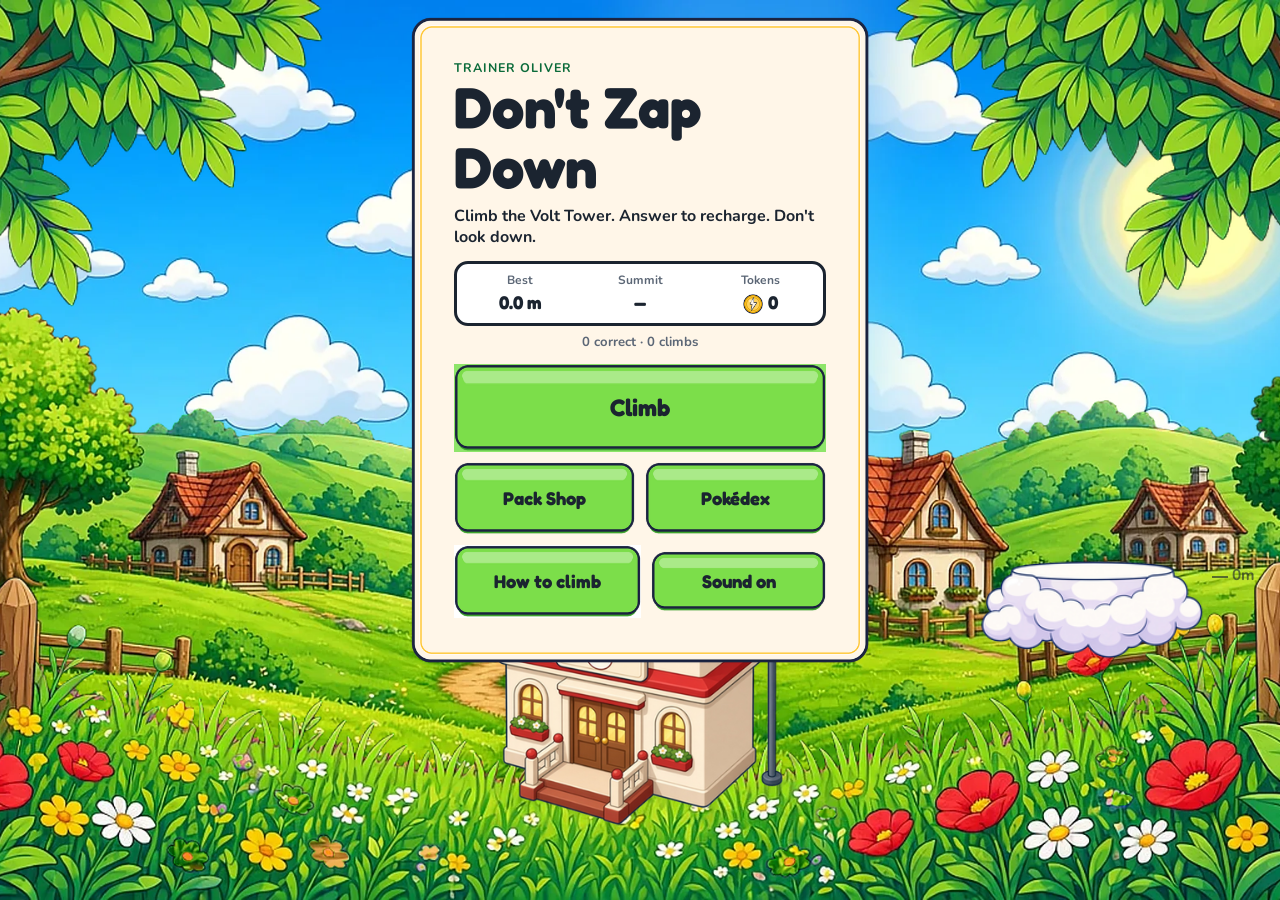
<file: climb/index.html>
<!doctype html>
<html lang="en">
  <head>
    <meta charset="UTF-8" />
    <meta name="viewport" content="width=device-width, initial-scale=1, viewport-fit=cover" />
    <meta name="description" content="Don't Zap Down — Oliver's Pokémon climbing game. Reach the Champion Summit and recharge with 5th-grade math." />
    <title>Don't Zap Down — Oliver's Volt Tower</title>
    <link rel="icon" href="./favicon.svg" type="image/svg+xml" />
    <script type="module" crossorigin src="./assets/index-DMw10ym-.js"></script>
    <link rel="stylesheet" crossorigin href="./assets/index-DaU50zR3.css">
  </head>
  <body>
    <div id="app">
      <canvas id="world" width="480" height="800" aria-label="Volt Tower"></canvas>

      <header id="hud" hidden>
        <div id="hud-panel">
          <div class="hud-top">
            <div class="who">
              <img id="portrait" width="52" height="52" alt="" />
              <div>
                <div id="trainer">Oliver</div>
                <div id="equipped-name">Pikachu</div>
              </div>
            </div>
            <div class="alt-block">
              <div id="altitude">0.0 m</div>
              <div id="zone-chip">Pallet Meadow</div>
            </div>
            <div class="score-block">
              <div id="score">0</div>
              <div class="label">score</div>
              <div id="hud-tokens">0 tokens</div>
            </div>
          </div>
          <button id="energy" type="button" aria-label="Volt energy. Open the Question Terminal">
            <span class="energy-label">VOLT</span>
            <span class="energy-track"><span id="energy-fill"></span></span>
            <span id="energy-value">100</span>
          </button>
          <div class="hud-bottom">
            <div id="streak">Streak ×0</div>
            <div id="checkpoint">CP 1/10 · 0 m</div>
            <div id="hint"></div>
            <div class="hud-actions">
              <button id="btn-mute" type="button" aria-pressed="false">Sound on</button>
              <button id="btn-pause" type="button">Pause</button>
            </div>
          </div>
        </div>
      </header>

      <div id="toasts" aria-live="polite"></div>

      <div id="touch">
        <div class="cluster left">
          <button type="button" id="touch-left" aria-label="Move left">◀</button>
          <button type="button" id="touch-right" aria-label="Move right">▶</button>
        </div>
        <div class="cluster right">
          <button type="button" id="touch-term" aria-label="Open question terminal">Volt</button>
          <button type="button" id="touch-jump" aria-label="Jump">Jump</button>
        </div>
      </div>

      <section id="screen-title" class="screen">
        <div class="title-card">
          <p class="eyebrow">Trainer Oliver</p>
          <h1>Don't Zap Down</h1>
          <p class="lede">Climb the Volt Tower. Answer to recharge. Don't look down.</p>
          <div class="stat-row">
            <div><span>Best</span><strong id="title-best">0.0 m</strong></div>
            <div><span>Summit</span><strong id="title-fast">—</strong></div>
            <div><span>Tokens</span><strong id="title-tokens">0</strong></div>
          </div>
          <p id="title-career" class="career">0 correct · 0 climbs</p>
          <div class="stack">
            <button id="btn-play" class="chunk xl" type="button">Climb</button>
            <div class="row">
              <button id="btn-shop" class="chunk" type="button">Pack Shop</button>
              <button id="btn-dex" class="chunk" type="button">Pokédex</button>
            </div>
            <div class="row">
              <button id="btn-help" class="chunk ghost" type="button">How to climb</button>
              <button id="btn-mute-title" class="chunk ghost" type="button" aria-pressed="false">Sound on</button>
            </div>
          </div>
        </div>
      </section>

      <section id="screen-help" class="screen dim" hidden>
        <div class="panel">
          <p class="eyebrow">Field guide</p>
          <h2>How Oliver climbs</h2>
          <ul class="guide">
            <li><kbd>←</kbd> <kbd>→</kbd> or <kbd>A</kbd> <kbd>D</kbd> move. <kbd>↑</kbd> <kbd>W</kbd> <kbd>Space</kbd> jumps. Press jump again in the air — a gold ring means the double jump caught.</li>
            <li>The path zigzags. Some gaps need that second jump. Pokémon Centers and flags are checkpoints: touch one, and a fall or an empty VOLT bar sends you back there, not to the bottom.</li>
            <li><kbd>E</kbd> or <kbd>Q</kbd>, or the VOLT bar, opens the Question Terminal. Keys <kbd>1</kbd>–<kbd>4</kbd> answer. A streak stores a bigger spark.</li>
            <li>Running and jumping spend VOLT. Bounce pads are free. Higher up, platforms slide.</li>
            <li>Fall off the bottom and you land back on the last ledge. The camera only climbs.</li>
            <li>Five zones: Pallet Meadow, Viridian Canopy, Cerulean Falls, Zapdos Spire, Champion Summit at 1,000 m.</li>
            <li>Tokens at the end of a climb buy packs. Equip any Pokémon you catch.</li>
          </ul>
          <button id="btn-back-help" class="chunk" type="button">Back</button>
        </div>
      </section>

      <section id="screen-shop" class="screen dim" hidden>
        <div class="panel wide">
          <div class="panel-head">
            <div>
              <p class="eyebrow">Lock packs</p>
              <h2>Pack Shop</h2>
            </div>
            <strong id="shop-tokens">0 tokens</strong>
          </div>
          <p class="lede">Locked packs open with tokens from climbs. Every pull joins Oliver's Pokédex.</p>
          <div id="pack-list"></div>
          <button id="btn-back-shop" class="chunk ghost" type="button">Back</button>
        </div>
      </section>

      <section id="screen-dex" class="screen dim" hidden>
        <div class="panel wide">
          <div class="panel-head">
            <div>
              <p class="eyebrow">Oliver's team</p>
              <h2>Pokédex</h2>
            </div>
            <strong id="dex-count">1 in the Pokédex</strong>
          </div>
          <p class="lede">Tap a Pokémon to equip them for the next climb. Pikachu starts on the team.</p>
          <div id="dex-grid"></div>
          <button id="btn-back-dex" class="chunk ghost" type="button">Back</button>
        </div>
      </section>

      <section id="screen-terminal" class="screen terminal" hidden>
        <div class="panel terminal-panel" role="dialog" aria-labelledby="terminal-title">
          <div class="panel-head">
            <div>
              <p class="eyebrow" id="terminal-tier">Pallet Meadow</p>
              <h2 id="terminal-title">Question Terminal</h2>
            </div>
            <button id="btn-close-terminal" class="chunk" type="button">Climb</button>
          </div>
          <p id="question-prompt">6 × 7</p>
          <div id="choices"></div>
          <p id="feedback" aria-live="polite"></p>
          <p id="gain-line" class="fine">Correct answer restores VOLT.</p>
        </div>
      </section>

      <section id="screen-pause" class="screen dim" hidden>
        <div class="panel">
          <p class="eyebrow">Hold on</p>
          <h2>Paused</h2>
          <p class="lede">Arrows or WASD to move. Up, W, or Space jumps — again in the air for a double jump. E or Q opens the Question Terminal.</p>
          <div class="stack">
            <button id="btn-resume" class="chunk xl" type="button">Keep climbing</button>
            <button id="btn-end-run" class="chunk" type="button">Bank tokens &amp; end climb</button>
          </div>
        </div>
      </section>

      <section id="screen-results" class="screen dim" hidden>
        <div class="panel">
          <p class="eyebrow">Run complete</p>
          <h2 id="results-title">Climb banked!</h2>
          <div class="stat-row">
            <div><span>Altitude</span><strong id="results-altitude">0 m</strong></div>
            <div><span>Score</span><strong id="results-score">0</strong></div>
            <div><span>Math</span><strong id="results-accuracy">—</strong></div>
          </div>
          <p id="results-earned" class="earned">+0 tokens</p>
          <p id="results-badges" class="badges"></p>
          <div class="stack">
            <button id="btn-climb-again" class="chunk xl" type="button">Climb again</button>
            <div class="row">
              <button id="btn-results-shop" class="chunk" type="button">Pack Shop</button>
              <button id="btn-results-title" class="chunk ghost" type="button">Title</button>
            </div>
          </div>
        </div>
      </section>

      <section id="screen-reveal" class="screen dim" hidden>
        <div class="panel wide">
          <p class="eyebrow">Pack open</p>
          <h2 id="reveal-title">Starter Pack</h2>
          <p class="lede">Tap a card or wait for the reveal.</p>
          <div id="reveal-cards"></div>
          <button id="btn-reveal-done" class="chunk" type="button">Back to the shop</button>
        </div>
      </section>
    </div>
  </body>
</html>
</file>
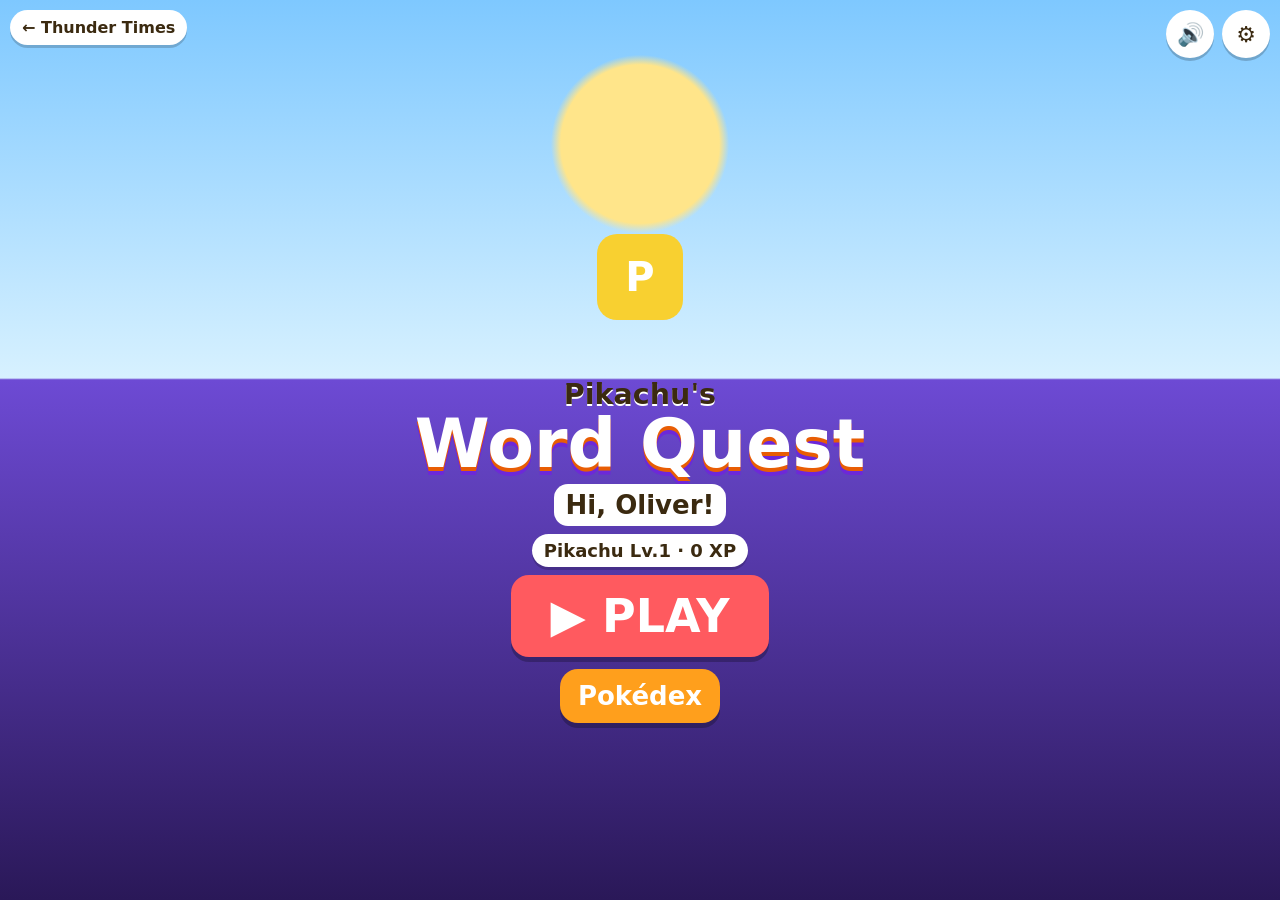
<file: spell/index.html>
<!DOCTYPE html>
<html lang="en">
<head>
<meta charset="utf-8">
<meta name="viewport" content="width=device-width, initial-scale=1, maximum-scale=1, user-scalable=no, viewport-fit=cover">
<meta name="apple-mobile-web-app-capable" content="yes">
<meta name="mobile-web-app-capable" content="yes">
<meta name="apple-mobile-web-app-status-bar-style" content="black-translucent">
<meta name="apple-mobile-web-app-title" content="Word Quest">
<meta name="format-detection" content="telephone=no">
<meta name="theme-color" content="#3a2370">
<meta name="description" content="Pikachu's Word Quest — a Pokémon spelling game for Oliver.">
<title>Pikachu's Word Quest</title>
<link rel="icon" href="data:image/svg+xml,%3Csvg%20xmlns='http://www.w3.org/2000/svg'%20viewBox='0%200%2064%2064'%3E%3Crect%20width='64'%20height='64'%20rx='14'%20fill='%23ffd21f'/%3E%3Cpath%20d='M36%206%20L14%2036%20h16%20L26%2058%20L50%2026%20H34z'%20fill='%233b2a10'/%3E%3C/svg%3E">
<style>
:root{
  --ink:#3b2a10; --paper:#fff8e8; --red:#ff5a5f; --blue:#3d8bff; --green:#2fbf71; --orange:#ff9f1c;
  --yellow:#ffd21f; --purple:#6d4ad4;
  --sat:env(safe-area-inset-top,0px); --sab:env(safe-area-inset-bottom,0px);
  --sal:env(safe-area-inset-left,0px); --sar:env(safe-area-inset-right,0px);
}
*{box-sizing:border-box;-webkit-tap-highlight-color:transparent;}
[hidden]{display:none !important;}
html,body{margin:0;height:100%;height:100dvh;overflow:hidden;overscroll-behavior:none;}
body{
  font-family:"Arial Rounded MT Bold","Nunito","Varela Round","Trebuchet MS",system-ui,-apple-system,sans-serif;
  color:var(--ink);background:#2a1858;
  -webkit-user-select:none;user-select:none;-webkit-touch-callout:none;touch-action:manipulation;
  -webkit-text-size-adjust:100%;
}
button,a{font-family:inherit;color:inherit;touch-action:manipulation;cursor:pointer;}
button{border:none;background:none;-webkit-appearance:none;appearance:none;}
textarea{font-family:inherit;-webkit-user-select:text;user-select:text;}
.screen{position:fixed;inset:0;display:none;flex-direction:column;padding:var(--sat) var(--sar) var(--sab) var(--sal);min-height:0;}
.screen.active{display:flex;}
.scroll{flex:1;overflow:auto;-webkit-overflow-scrolling:touch;overscroll-behavior:contain;padding:8px 14px 18px;}
.topbar{display:flex;align-items:center;gap:8px;padding:8px 10px;flex:none;}
.topbar h2{margin:0;font-size:clamp(18px,3vh,28px);color:#fff;text-shadow:0 2px 0 #241448;min-width:0}
#play .topbar h2{font-size:clamp(15px,4.2vw,26px);overflow:hidden;text-overflow:ellipsis;white-space:nowrap;max-width:34vw}
.topbar .spacer{flex:1}
.pill{background:#fff;border-radius:999px;padding:6px 12px;font-weight:900;font-size:clamp(14px,2.2vh,18px);box-shadow:0 3px 0 rgba(0,0,0,.18);white-space:nowrap;}
.iconbtn{width:48px;height:48px;border-radius:50%;background:#fff;font-size:22px;display:flex;align-items:center;justify-content:center;box-shadow:0 3px 0 rgba(0,0,0,.2);flex:none;text-decoration:none;}
.iconbtn:active{transform:translateY(2px);}
.chunky{border-radius:18px;font-weight:900;box-shadow:0 5px 0 rgba(0,0,0,.25);}
.chunky:active{transform:translateY(3px);box-shadow:0 2px 0 rgba(0,0,0,.25);}
.chunky:disabled{opacity:.45;transform:none;}
.big{font-size:clamp(18px,3vh,26px);padding:12px 18px;color:#fff;background:var(--blue);border-radius:18px;font-weight:900;box-shadow:0 5px 0 rgba(0,0,0,.25);}
.big:active{transform:translateY(3px);box-shadow:0 2px 0 rgba(0,0,0,.25);}
.big.g{background:var(--green)}.big.r{background:var(--red)}.big.o{background:var(--orange)}.big.gray{background:#90a4ae}
#title{align-items:center;justify-content:center;text-align:center;background:
  radial-gradient(circle at 50% 16%,#ffe58a 0 8%,transparent 9%),
  linear-gradient(#7ec8ff 0%,#d7f1ff 42%,#6d4ad4 42.2%,#2a1858 100%);overflow:auto;}
#title h1{margin:4px 0 0;font-size:clamp(32px,8vmin,68px);line-height:.95;color:#fff;text-shadow:0 4px 0 #e85d04,0 8px 0 #6d28d9;}
#title h1 small{display:block;font-size:.42em;color:#3b2a10;text-shadow:0 2px 0 #fff;margin-bottom:4px}
.hi{font-weight:900;font-size:clamp(18px,3vmin,26px);background:#fff;border-radius:14px;padding:6px 12px;margin:8px 0}
#title .pika{width:min(42vw,200px);height:min(24vh,200px);display:flex;align-items:center;justify-content:center}
#title .pika img{max-width:100%;max-height:100%;image-rendering:pixelated;image-rendering:crisp-edges}
#goBtn{font-size:clamp(28px,6vmin,46px);padding:14px 40px;background:var(--red);color:#fff;margin-top:8px}
.rowbtns{display:flex;gap:10px;flex-wrap:wrap;justify-content:center;margin-top:12px}
.backlink{position:absolute;top:calc(var(--sat) + 10px);left:calc(var(--sal) + 10px);font-weight:900;text-decoration:none;background:#fff;color:var(--ink);padding:8px 12px;border-radius:999px;box-shadow:0 3px 0 rgba(0,0,0,.18)}
#title .corner{position:absolute;top:calc(var(--sat) + 10px);right:calc(var(--sar) + 10px);display:flex;gap:8px}
#map{background:linear-gradient(#5b3cae,#2a1858 46%,#1b1038);}
.routes{display:flex;flex-direction:column;gap:12px;max-width:720px;margin:0 auto}
.rcard{background:var(--paper);border-radius:20px;padding:12px;text-align:left;box-shadow:0 5px 0 rgba(0,0,0,.25)}
.rcard.locked{opacity:.55}
.rcard b{display:block;font-size:clamp(18px,2.6vh,24px)}
.rcard .sub{font-weight:800;opacity:.75;margin:2px 0 8px}
.rcard .prog{font-weight:900;margin-bottom:8px}
.rbtns{display:flex;gap:8px;flex-wrap:wrap}
.rbtns .big{flex:1;min-width:140px}
#play{background:linear-gradient(#241448,#3a2370);}
.stage{flex:1;display:flex;flex-direction:column;min-height:0;width:100%;max-width:1100px;margin:0 auto}
.arena{
  flex:none;height:min(26vh,210px);margin:0 10px;border-radius:22px;position:relative;
  display:flex;align-items:flex-end;justify-content:space-between;padding:8px 12px 10px;overflow:hidden;
  background:linear-gradient(#9ad7ff 0%,#e5f6ff 52%,#8ee07a 52.4%,#3ea84a 100%);
  box-shadow:inset 0 -8px 0 rgba(0,0,0,.08);
}
.pk{width:46%;height:100%;display:flex;flex-direction:column;align-items:center;justify-content:flex-end;position:relative;min-width:0}
.pk.foe{align-items:flex-end}
.pk.me{align-items:flex-start}
#foeSlot,#meSlot{flex:0 0 auto;height:clamp(96px,18vh,180px);width:100%;display:flex;align-items:flex-end;justify-content:center;overflow:hidden}
.pk.foe #foeSlot{justify-content:flex-end}
.pk.me #meSlot{justify-content:flex-start}
.pk img{max-width:100%;max-height:100%;width:auto;height:auto;object-fit:contain;image-rendering:pixelated;image-rendering:crisp-edges;filter:drop-shadow(0 6px 0 rgba(0,0,0,.18))}
.pk .nm{font-weight:900;background:rgba(255,255,255,.92);border-radius:999px;padding:2px 8px;font-size:14px;margin-top:2px}
.fallback{width:86px;height:86px;border-radius:20px;display:flex;align-items:center;justify-content:center;font-size:40px;font-weight:900;color:#fff}
.hasimg>.fallback{display:none}
#zap{position:absolute;left:58%;top:28%;font-size:64px;opacity:0;pointer-events:none;z-index:3;filter:drop-shadow(0 0 6px #fff)}
#zap.on{animation:zap .32s ease-out}
@keyframes zap{0%{opacity:0;transform:translate(-20px,16px) scale(.4)}35%{opacity:1;transform:translate(10px,-16px) scale(1.15)}100%{opacity:0;transform:translate(24px,-36px) scale(.7)}}
.flash{animation:flash .32s linear}
@keyframes flash{0%,100%{filter:drop-shadow(0 6px 0 rgba(0,0,0,.18))}40%{filter:brightness(2.2) drop-shadow(0 0 10px #ffe600)}}
.runoff{animation:runoff .45s ease-in forwards}
@keyframes runoff{to{transform:translateX(80px);opacity:0}}
.panel{flex:1;min-height:0;display:flex;flex-direction:column;gap:8px;padding:8px 12px 10px}
.slots{display:flex;gap:8px;justify-content:center;flex-wrap:wrap;flex:none}
#slots{display:grid;gap:4px;width:100%;grid-template-columns:repeat(var(--cols, 6), minmax(0, 1fr));}
#slots .slot{width:auto;min-width:0;max-width:none;height:clamp(36px,11vw,60px);border-radius:10px;border-width:2px;font-size:clamp(16px, calc(52vw / var(--cols, 6)), 32px);padding:0 1px;overflow:hidden}
.slot{width:clamp(42px,10vw,64px);height:clamp(50px,12vw,72px);border-radius:14px;background:rgba(255,255,255,.2);border:3px dashed rgba(255,255,255,.55);display:flex;align-items:center;justify-content:center;font-size:clamp(28px,6vw,44px);font-weight:900;color:#fff;text-transform:lowercase}
.slot.filled{background:#fff4c2;color:var(--ink);border-style:solid;border-color:#ffd21f;animation:pop .18s ease-out}
.slot.reveal{background:#fff;color:#6d28d9;border-style:solid;border-color:#fff}
@keyframes pop{from{transform:scale(.6)}to{transform:scale(1)}}
#prompt{text-align:center;font-weight:900;color:#ffe9a8;min-height:1.3em;font-size:clamp(15px,2.2vh,20px);flex:none}
#cue{text-align:center;font-weight:800;color:#fff;font-size:clamp(16px,2.4vh,22px);line-height:1.35;flex:none;padding:0 4px}
#cue .blank{color:#ffe600;letter-spacing:1px}
.tools{display:flex;gap:8px;justify-content:center;flex-wrap:wrap;flex:none}
.tools .big{min-height:52px}
#tiles,#keys{flex:1;min-height:0;overflow:auto;display:grid;gap:8px;align-content:start}
#tiles{grid-template-columns:repeat(3,1fr)}
#keys{grid-template-columns:repeat(7,1fr);gap:6px}
.tile,.key{
  min-height:68px;font-size:clamp(26px,5vh,40px);color:#fff;text-transform:lowercase;
  background:var(--blue);
}
.tile:nth-child(4n+1),.key:nth-child(4n+1){background:var(--red)}
.tile:nth-child(4n+2),.key:nth-child(4n+2){background:var(--blue)}
.tile:nth-child(4n+3),.key:nth-child(4n+3){background:var(--green)}
.tile:nth-child(4n+4),.key:nth-child(4n+4){background:var(--orange)}
.key{min-height:52px;font-size:clamp(18px,3vh,28px)}
.tile.used{opacity:.28}
.tile.next{outline:4px solid #ffe600}
.tile.shake,.key.shake{animation:shake .32s linear}
@keyframes shake{0%,100%{transform:translateX(0)}25%{transform:translateX(-6px)}50%{transform:translateX(6px)}75%{transform:translateX(-4px)}}
.foot{display:flex;gap:8px;flex:none}
.foot .big{flex:1}
.hearts{font-size:22px;letter-spacing:2px}
.hearts i{font-style:normal;opacity:.28}
.hearts i.on{opacity:1}
#dex{background:linear-gradient(#5b3cae,#1b1038);}
.dexgrid{display:grid;grid-template-columns:repeat(auto-fill,minmax(104px,1fr));gap:10px;max-width:900px;margin:0 auto}
.dcard{background:var(--paper);border-radius:16px;padding:8px;text-align:center;font-weight:900}
.dcard .slot{height:84px;display:flex;align-items:center;justify-content:center;position:relative}
.dcard img{width:84px;height:84px;object-fit:contain;image-rendering:pixelated}
#parent{background:#f4f7fb;color:#243044}
#parent .topbar h2{color:#243044;text-shadow:none}
#parent .scroll{font-family:system-ui,-apple-system,sans-serif;font-weight:600}
.psec{background:#fff;border-radius:16px;padding:12px;margin-bottom:12px;box-shadow:0 2px 6px rgba(0,0,0,.08)}
.psec h3{margin:0 0 8px}
#weekly{width:100%;min-height:110px;font-size:18px;border-radius:12px;border:3px solid #d0d7e2;padding:8px}
.pcards{display:grid;grid-template-columns:repeat(auto-fill,minmax(120px,1fr));gap:8px}
.pcard{background:#fff3c4;border-radius:12px;padding:8px;font-weight:900}
.pcard b{display:block;font-size:20px}
#resultOv,#gateOv,#confirmOv{position:fixed;inset:0;z-index:40;display:none;padding:var(--sat) var(--sar) var(--sab) var(--sal);background:rgba(18,8,40,.72)}
#resultOv.show,#gateOv.show,#confirmOv.show{display:flex}
.card{margin:auto;background:var(--paper);border-radius:26px;padding:16px;width:min(520px,100%);text-align:center;box-shadow:0 10px 0 rgba(0,0,0,.28);max-height:100%;overflow:auto}
#resultSprite{height:140px;display:flex;align-items:center;justify-content:center}
#resultSprite img{max-height:130px;image-rendering:pixelated}
#resultWord{font-size:clamp(28px,6vh,48px);font-weight:900;letter-spacing:2px;margin:6px 0}
#gateIn{font-size:28px;width:140px;text-align:center;border:3px solid #ccc;border-radius:14px;padding:8px}
#toast{position:fixed;left:50%;bottom:calc(var(--sab) + 16px);transform:translateX(-50%);background:#2a2040;color:#fff;padding:10px 16px;border-radius:999px;font-weight:900;z-index:80;opacity:0;pointer-events:none;transition:opacity .2s}
#toast.show{opacity:1}
@media (max-width:420px){
  #play .pill{padding:4px 8px;font-size:13px}
  #play .iconbtn{width:42px;height:42px;font-size:18px}
  .hearts{font-size:16px;letter-spacing:0}
}
@media (min-width:700px){
  #tiles{grid-template-columns:repeat(4,1fr)}
  .key{min-height:58px}
}
@media (min-width:900px){
  .stage{flex-direction:row;align-items:stretch;padding-bottom:10px}
  .arena{flex:1 1 46%;height:auto;margin:0 0 0 12px;min-height:280px}
  .panel{flex:1 1 50%}
}
@media (max-height:520px) and (orientation:landscape){
  .arena{height:40vh}
  .tile{min-height:48px;font-size:24px}
  #title .pika{height:18vh}
}
</style>
</head>
<body data-version="wq2">
<section id="title" class="screen active">
  <a class="backlink" href="../">← Thunder Times</a>
  <div class="corner">
    <button class="iconbtn muteBtn" type="button" aria-label="Sound">🔊</button>
    <button class="iconbtn" id="titleGear" type="button" aria-label="Parent settings">⚙️</button>
  </div>
  <div class="pika bob" id="titlePika"></div>
  <h1><small>Pikachu's</small>Word Quest</h1>
  <div class="hi">Hi, Oliver!</div>
  <div class="pill" id="titleLv">Pikachu Lv.1</div>
  <button id="goBtn" class="chunky" type="button">▶ PLAY</button>
  <div class="rowbtns">
    <button id="titleDex" class="big o chunky" type="button">Pokédex</button>
  </div>
</section>

<section id="map" class="screen">
  <div class="topbar">
    <button class="iconbtn" id="mapBack" type="button" aria-label="Back">⬅️</button>
    <h2>Word Quest</h2>
    <div class="spacer"></div>
    <div class="pill" id="mapLv">Lv.1</div>
    <button class="iconbtn" id="mapDex" type="button" aria-label="Pokédex">📖</button>
    <button class="iconbtn muteBtn" type="button" aria-label="Sound">🔊</button>
  </div>
  <div class="scroll"><div class="routes" id="routeList"></div></div>
</section>

<section id="play" class="screen">
  <div class="topbar">
    <button class="iconbtn" id="playBack" type="button" aria-label="Back to routes">⬅️</button>
    <h2 id="playTitle">Route</h2>
    <div class="spacer"></div>
    <div class="pill hearts" id="hearts" aria-label="Hearts"></div>
    <div class="pill" id="scorePill">0/8</div>
    <button class="iconbtn muteBtn" type="button" aria-label="Sound">🔊</button>
  </div>
  <div class="stage">
    <div class="arena" id="arena">
      <div class="pk foe"><div id="foeSlot"></div><div class="nm" id="foeName">Wild</div></div>
      <div class="pk me"><div id="meSlot"></div><div class="nm" id="meName">Pikachu Lv.1</div></div>
      <div id="zap" aria-hidden="true">⚡</div>
    </div>
    <div class="panel">
      <div id="cue" hidden></div>
      <div class="slots" id="slots" aria-live="polite"></div>
      <div id="prompt">Tap the speaker. Then spell what you hear.</div>
      <div class="tools">
        <button id="hear" class="big r chunky" type="button">🔊 Hear the word</button>
        <button id="replay" class="big chunky" type="button" hidden>🔊 Again</button>
        <button id="sentence" class="big o chunky" type="button" hidden>Sentence</button>
      </div>
      <div id="tiles"></div>
      <div id="keys" hidden></div>
      <div class="foot">
        <button id="hintBtn" class="big gray chunky" type="button">Hint · 3</button>
        <button id="keyMode" class="big chunky" type="button">A–Z keyboard</button>
      </div>
    </div>
  </div>
</section>

<section id="dex" class="screen">
  <div class="topbar">
    <button class="iconbtn" id="dexBack" type="button" aria-label="Back">⬅️</button>
    <h2>Pokédex</h2>
    <div class="spacer"></div>
    <button class="iconbtn muteBtn" type="button" aria-label="Sound">🔊</button>
  </div>
  <div class="scroll"><div class="dexgrid" id="dexGrid"></div></div>
</section>

<section id="parent" class="screen">
  <div class="topbar">
    <button class="iconbtn" id="parBack" type="button" aria-label="Back">⬅️</button>
    <h2>Parent corner</h2>
  </div>
  <div class="scroll" id="parentBody"></div>
</section>

<div id="resultOv">
  <div class="card">
    <div id="resultSprite"></div>
    <h2 id="resultTitle"></h2>
    <div id="resultWord"></div>
    <p id="resultText"></p>
    <button id="resultNext" class="big g chunky" type="button">Next</button>
  </div>
</div>

<div id="gateOv"><div class="card">
  <h2>Grown-ups only</h2>
  <p>Solve this to open Parent Corner: <b id="gateQ"></b></p>
  <input id="gateIn" inputmode="numeric" autocomplete="off" aria-label="Answer">
  <div class="rowbtns">
    <button id="gateCancel" class="big gray" type="button">Cancel</button>
    <button id="gateGo" class="big g" type="button">Enter</button>
  </div>
</div></div>

<div id="confirmOv"><div class="card">
  <h2>Erase Word Quest progress?</h2>
  <p>Pikachu stays. Routes, the Pokédex, XP, and the school list are cleared.</p>
  <div class="rowbtns">
    <button id="cfNo" class="big gray" type="button">Keep it</button>
    <button id="cfYes" class="big r" type="button">Yes, erase</button>
  </div>
</div></div>

<div id="toast"></div>
<script>
(function(){
'use strict';
var $=function(s){return document.querySelector(s);};
var $$=function(s){return Array.prototype.slice.call(document.querySelectorAll(s));};
var SPRITE='https://raw.githubusercontent.com/PokeAPI/sprites/master/sprites/pokemon/';
var KEY='word-quest-v1';

var MONS={
  1:{n:'Bulbasaur',color:'#78c850'},3:{n:'Venusaur',color:'#78c850'},4:{n:'Charmander',color:'#f08030'},
  6:{n:'Charizard',color:'#f08030'},7:{n:'Squirtle',color:'#6890f0'},9:{n:'Blastoise',color:'#6890f0'},
  10:{n:'Caterpie',color:'#a8b820'},13:{n:'Weedle',color:'#a8b820'},16:{n:'Pidgey',color:'#a890f0'},
  19:{n:'Rattata',color:'#a8a878'},21:{n:'Spearow',color:'#a890f0'},25:{n:'Pikachu',color:'#f8d030'},
  26:{n:'Raichu',color:'#f8d030'},27:{n:'Sandshrew',color:'#e0c068'},37:{n:'Vulpix',color:'#f08030'},
  39:{n:'Jigglypuff',color:'#ee99ac'},41:{n:'Zubat',color:'#a040a0'},43:{n:'Oddish',color:'#78c850'},
  45:{n:'Vileplume',color:'#78c850'},50:{n:'Diglett',color:'#e0c068'},52:{n:'Meowth',color:'#a8a878'},
  54:{n:'Psyduck',color:'#6890f0'},58:{n:'Growlithe',color:'#f08030'},59:{n:'Arcanine',color:'#f08030'},
  60:{n:'Poliwag',color:'#6890f0'},63:{n:'Abra',color:'#f85888'},65:{n:'Alakazam',color:'#f85888'},
  66:{n:'Machop',color:'#c03028'},68:{n:'Machamp',color:'#c03028'},74:{n:'Geodude',color:'#b8a038'},
  77:{n:'Ponyta',color:'#f08030'},79:{n:'Slowpoke',color:'#6890f0'},81:{n:'Magnemite',color:'#f8d030'},
  92:{n:'Gastly',color:'#705898'},93:{n:'Haunter',color:'#705898'},94:{n:'Gengar',color:'#705898'},
  95:{n:'Onix',color:'#b8a038'},104:{n:'Cubone',color:'#e0c068'},113:{n:'Chansey',color:'#f8d8d0'},
  120:{n:'Staryu',color:'#6890f0'},121:{n:'Starmie',color:'#6890f0'},123:{n:'Scyther',color:'#a8b820'},
  126:{n:'Magmar',color:'#f08030'},127:{n:'Pinsir',color:'#a8b820'},129:{n:'Magikarp',color:'#6890f0'},
  130:{n:'Gyarados',color:'#6890f0'},131:{n:'Lapras',color:'#6890f0'},133:{n:'Eevee',color:'#a8a878'},
  134:{n:'Vaporeon',color:'#6890f0'},135:{n:'Jolteon',color:'#f8d030'},136:{n:'Flareon',color:'#f08030'},
  143:{n:'Snorlax',color:'#a8a878'},144:{n:'Articuno',color:'#98d8d8'},145:{n:'Zapdos',color:'#f8d030'},
  146:{n:'Moltres',color:'#f08030'},148:{n:'Dragonair',color:'#7038f8'},149:{n:'Dragonite',color:'#7038f8'},
  150:{n:'Mewtwo',color:'#f85888'},151:{n:'Mew',color:'#f85888'}
};

function pair(list){
  return list.map(function(line){
    var i=line.indexOf('|');
    return {w:line.slice(0,i), s:line.slice(i+1)};
  });
}
var LISTS=2;
var ROUTES=[
  {id:'1', name:'Leafy Path', teach:'4th and 5th grade review', sample:'thought, island, answer', leader:'Brock', badge:'Boulder', gym:95, wild:[16,19,10,13,21,43,129,60],
   words:pair([
    'thought|I thought the story was funny.','brought|She brought cupcakes to class.','island|A bridge connects the island to shore.','answer|Write the answer on the line.','caught|The fielder caught the ball.','laugh|That joke made everyone laugh.','people|Many people visit the museum.','enough|One sandwich is enough for me.','through|We walked through the hallway.','though|I am tired, though I will finish.','bought|Dad bought apples at the market.','taught|My coach taught me the kick.','written|The report is written in ink.','listen|Please listen for your name.','often|We often read after lunch.','friend|A friend saved me a seat.','believe|I believe you can solve it.','calendar|Circle the date on the calendar.','actually|The cave is actually a tunnel.','different|Each team has a different color.','favorite|Blue is my favorite color.','measure|Measure the desk with a ruler.','ocean|Whales live in the ocean.','special|Friday is a special day.','certain|I am certain the door is locked.','picture|Draw a picture of your hero.','nature|We hiked to study nature.','country|Canada is a large country.','young|The young owl left the nest.','trouble|Ask for help if you have trouble.','heart|Your heart beats faster when you run.','early|The bus comes early on Monday.','learn|We learn a new word each day.','build|They will build a new library.','guard|The guard waved us through the gate.','busy|The kitchen is busy before dinner.'
   ])},
  {id:'2', name:'Brook Bend', teach:'vowel teams and diphthongs', sample:'pursue, journey, beautiful', leader:'Misty', badge:'Cascade', gym:121, wild:[52,37,58,54,39,27,74,50],
   words:pair([
    'pursue|The detective will pursue the clue.','boundary|The fence marks the boundary.','noise|The noise came from the gym.','destroy|Please do not destroy the model.','journey|The journey takes three days.','beautiful|The canyon view is beautiful.','audience|The audience clapped at the end.','caution|Use caution on the wet floor.','moisture|Moisture fogged the window.','poison|Never touch a poison label.','avoid|Avoid the muddy shortcut.','royal|The royal banner is purple.','voyage|The voyage crossed the sea.','oyster|An oyster can hide a pearl.','powder|Snow fell like powder.','allow|The rules allow one redo.','amount|Double the amount of flour.','piece|Save me a piece of fruit.','brief|Give a brief report.','chief|The fire chief led the drill.','field|We play soccer on the field.','neighbor|Our neighbor grows tomatoes.','weight|Record the weight in grams.','freight|Freight trains carry grain.','juice|Orange juice is in the cooler.','fruit|Bring a piece of fruit.','suit|The astronaut wears a suit.','cruise|The cruise ship left the harbor.','awful|The spoiled milk smelled awful.','drawn|The map is drawn to scale.','loyal|A loyal dog waits by the door.','annoy|Loud alarms annoy the class.','employ|Stores employ many workers.','enjoy|I enjoy science lab.','reason|Give a reason for your answer.','season|Autumn is my favorite season.'
   ])},
  {id:'3', name:'Shimmer Shore', teach:'prefixes and suffixes', sample:'disappear, happiness, comfortable', leader:'Surge', badge:'Thunder', gym:26, wild:[41,81,92,63,66,104,120,133],
   words:pair([
    'unbelievable|The comeback was unbelievable.','disappear|The fog will disappear by noon.','preview|We watched a preview of the show.','careless|A careless error changed the sum.','happiness|Sharing snacks spreads happiness.','government|The government builds roads.','comfortable|These shoes are comfortable.','disagree|I disagree with that claim.','dishonest|A dishonest answer wastes time.','discover|Scientists discover new species.','disappoint|I will not disappoint my team.','rewrite|Rewrite the messy sentence.','review|Review the chapter before the quiz.','replace|Replace the dead battery.','careful|Be careful with the glass slide.','helpful|The diagram was helpful.','useless|A dull pencil is useless.','fearless|The fearless goalie blocked the shot.','darkness|Stars shine in the darkness.','kindness|Kindness can change a day.','enjoyment|Reading brings me enjoyment.','movement|Track the movement of the storm.','payment|The payment is due Friday.','statement|The statement explains the result.','readable|Your handwriting is readable.','washable|The jersey is washable.','misplace|Do not misplace your pass.','misbehave|Pets misbehave when they are bored.','misunderstand|I misunderstand the last step.','impossible|The puzzle looks impossible.','impatient|The impatient line started to fidget.','unusual|An unusual rock sat on the trail.','unfair|That rule feels unfair.','prehistoric|A prehistoric fossil is in the case.','carefully|Carry the beaker carefully.','finally|We finally solved the riddle.'
   ])},
  {id:'4', name:'Silent Cave', teach:'doubling, drop-e, tion, and sion', sample:'beginning, hoping, decision', leader:'Erika', badge:'Rainbow', gym:45, wild:[1,4,7,77,79,93,123,127],
   words:pair([
    'beginning|Start at the beginning of the chapter.','occurred|The eclipse occurred at dawn.','hoping|I am hoping for clear skies.','hopping|The sparrow is hopping on the rail.','celebration|The celebration included a parade.','decision|The decision was fair.','invitation|I mailed the invitation.','permission|Ask permission before you leave.','stopped|The bus stopped at the corner.','planned|We planned the experiment.','running|She is running the last lap.','swimming|Swimming practice is at four.','sitting|We are sitting in row three.','getting|I am getting better at fractions.','writing|He is writing a news article.','making|We are making a model bridge.','coming|The storm is coming from the west.','loving|The sequel is loving and funny.','action|The action scene was exciting.','fraction|One half is a fraction.','station|Meet me at the station.','vacation|Our vacation is in July.','invention|The invention saves water.','attention|Give your attention to the speaker.','confusion|The map cleared our confusion.','explosion|The explosion was only in the movie.','television|The television is off during homework.','division|Division is the inverse of multiplication.','conclusion|The conclusion restates the claim.','forgotten|I had forgotten my protractor.','committed|She committed to daily practice.','permitted|Phones are permitted at lunch.','admitted|He admitted the mistake.','preferred|I preferred the second draft.','scraped|The bike scraped the curb.','baking|We are baking bread for the sale.'
   ])},
  {id:'5', name:'Team Tree', teach:'homophones and confused words', sample:'their, weather, accept', leader:'Koga', badge:'Soul', gym:94, wild:[131,134,135,136,59,6,9,3],
   words:pair([
    'their|We left their coats on the bus.','there|The library is over there.','they\'re|They\'re ready for the spelling bee.','weather|The weather is sunny and warm.','whether|Tell me whether you want juice or water.','principal|The principal greeted us at the door.','principle|A fair rule is a good principle.','stationery|I wrote the note on blue stationery.','stationary|The parked car stayed stationary.','accept|Please accept this thank-you note.','except|Everyone is here except the goalie.','affect|Dark clouds affect the picnic plan.','effect|The effect of practice is better spelling.','than|A whale is bigger than a dolphin.','then|Wash your hands, then set the table.','hear|I can hear the thunder.','here|Please sit here beside me.','brake|Press the brake to stop the bike.','break|Do not break the pencil.','loose|The knot is loose.','lose|Do not lose your library book.','quiet|The library is a quiet room.','quite|That puzzle is quite tricky.','advice|Mom gave me good advice.','advise|Teachers advise us to read every day.','capital|Paris is the capital of France.','capitol|We visited the capitol building.','passed|We passed the park on the way home.','past|The story is set in the past.','dessert|We had ice cream for dessert.','to|We walked to the museum.','too|The soup is too hot.','two|I have two sharpened pencils.','your|Your project is on the desk.','you\'re|You\'re going to like this book.','its|The puppy chased its tail.','it\'s|It\'s time for recess.'
   ])},
  {id:'6', name:'Star Bridge', teach:'silent letters and tricky patterns', sample:'knowledge, rhythm, scissors', leader:'Sabrina', badge:'Marsh', gym:65, wild:[68,148,130,143,59,6,9,3],
   words:pair([
    'knowledge|Knowledge grows when you read.','rhythm|Clap the rhythm of the song.','muscle|Stretch each muscle before you sprint.','scissors|Use scissors to cut the string.','wrestle|The pups wrestle in the grass.','gnaw|Beavers gnaw on the log.','colonel|The colonel inspected the map.','debris|Crews cleared debris from the road.','guarantee|The shop will guarantee the repair.','knight|The knight raised a shield.','knock|Knock before you enter.','knee|Bend your knee in the stretch.','knife|The knife stays in the drawer.','wrist|The watch fits my wrist.','wrong|That digit is in the wrong column.','castle|The castle sits on a hill.','whistle|The referee will whistle.','fasten|Fasten the strap on your helmet.','thumb|Give a thumb if you agree.','climb|We climb the rope in gym.','lamb|The lamb stayed near the fence.','doubt|I doubt the rumor is true.','sign|The sign points to the exit.','design|Design a cover for the book.','foreign|A foreign coin was in the jar.','honest|Give an honest estimate.','hour|The lab lasts one hour.','ghost|The story has a friendly ghost.','rhyme|The last words rhyme.','autumn|Leaves turn red in autumn.','column|Add the numbers in the column.','handsome|The handsome heron stood still.','subtle|The clue was subtle.','gnome|A garden gnome guards the beans.','align|Align the decimal points.','sword|The sword is only a prop.'
   ])},
  {id:'7', name:'Thunder Peak', teach:'spelling bee challenge', sample:'necessary, separate, Wednesday', leader:'Blaine', badge:'Volcano', gym:126, wild:[149,150,144,145,146,151,95,121],
   words:pair([
    'necessary|A pencil is necessary for the test.','separate|Separate the recyclables.','mischievous|The mischievous kitten hid my sock.','occasionally|We occasionally visit the planetarium.','conscience|My conscience says to tell the truth.','restaurant|The restaurant serves noodles.','environment|Protect the environment.','embarrass|Loud jokes can embarrass a friend.','wednesday|Wednesday is in the middle of the week.','february|February is the shortest month.','definitely|I will definitely bring my book.','accommodate|The table can accommodate eight people.','recommend|I recommend the science exhibit.','privilege|Helping backstage is a privilege.','pronunciation|Check the pronunciation of the name.','argument|The argument ended with a handshake.','committee|The committee planned the fair.','convenience|A locker is a convenience.','curiosity|Curiosity leads to good questions.','discipline|Practice takes discipline.','especially|I especially like the volcano chapter.','excellent|That was an excellent explanation.','familiar|The melody sounds familiar.','immediate|The cut needs immediate care.','independent|Work on an independent project.','lightning|Lightning lit the clouds.','noticeable|The improvement is noticeable.','nuisance|A mosquito can be a nuisance.','parallel|The rails are parallel.','possession|The ball is in our possession.','recognize|I recognize that constellation.','schedule|The schedule is posted by the door.','sincerely|She signed the letter sincerely.','temperature|Record the temperature at noon.','tomorrow|The exhibit opens tomorrow.','weird|The weird fossil surprised us.'
   ])}
];
var ROUTE_BY={};
ROUTES.forEach(function(r){ROUTE_BY[r.id]=r;});
var SCHOOL={id:'school', name:'School List', teach:'This week at school', sample:'words you add', leader:'Teacher', badge:'Star', gym:113, wild:[133,39,52,16]};

function blankRoute(){return {badge:false, cleared:0, correct:0, wrong:0};}
function spellOk(w){
  return typeof w==='string' && w.length>=2 && w.length<=14 && /^[a-z']+$/.test(w) && /[a-z]/.test(w);
}
function defaults(){
  var routes={school:blankRoute()}, decks={school:{remaining:[], last:'', seen:[]}};
  ROUTES.forEach(function(r){routes[r.id]=blankRoute(); decks[r.id]={remaining:[], last:'', seen:[]};});
  return {v:1, lists:LISTS, muted:false, xp:0, keyboard:false, pokedex:{'25':{id:25, count:1}}, routes:routes, decks:decks, stats:{}, schoolWords:[], schoolText:''};
}
var migrated=false;
function sanitize(s){
  var d=defaults();
  if(!s||s.v!==1) return d;
  var fresh=s.lists!==LISTS;
  if(fresh) migrated=true;
  d.muted=!!s.muted;
  d.keyboard=!!s.keyboard;
  d.xp=Math.max(0,Math.floor(+s.xp||0));
  d.schoolText=typeof s.schoolText==='string'?s.schoolText.slice(0,2000):'';
  if(Array.isArray(s.schoolWords)){
    s.schoolWords.forEach(function(w){
      if(typeof w!=='string') return;
      w=w.toLowerCase();
      if(/^[a-z]{2,14}$/.test(w) && d.schoolWords.indexOf(w)<0 && d.schoolWords.length<40) d.schoolWords.push(w);
    });
  }
  ['school'].concat(ROUTES.map(function(r){return r.id;})).forEach(function(id){
    var r=s.routes&&s.routes[id];
    if(id!=='school' && fresh){
      if(r&&typeof r==='object') d.routes[id].badge=!!r.badge;
      d.decks[id]={remaining:[], last:'', seen:[]};
      return;
    }
    if(r&&typeof r==='object'){
      d.routes[id]={
        badge:!!r.badge,
        cleared:Math.max(0,Math.floor(+r.cleared||0)),
        correct:Math.max(0,Math.floor(+r.correct||0)),
        wrong:Math.max(0,Math.floor(+r.wrong||0))
      };
    }
    var deck=s.decks&&s.decks[id];
    if(deck&&typeof deck==='object'){
      var allow=wordList(id,d);
      var ok={}; allow.forEach(function(w){ok[w]=1;});
      var rem=[], seen=[];
      (Array.isArray(deck.remaining)?deck.remaining:[]).forEach(function(w){ if(ok[w]) rem.push(w); });
      (Array.isArray(deck.seen)?deck.seen:[]).forEach(function(w){ if(ok[w]&&seen.indexOf(w)<0) seen.push(w); });
      var last=(typeof deck.last==='string'&&ok[deck.last])?deck.last:'';
      d.decks[id]={remaining:rem, last:last, seen:seen};
    }
  });
  if(s.pokedex&&typeof s.pokedex==='object'){
    Object.keys(s.pokedex).forEach(function(id){
      if(!MONS[+id]) return;
      var c=s.pokedex[id];
      d.pokedex[id]={id:+id, count:Math.max(1,Math.floor(+(c&&c.count)||1))};
    });
  }
  if(!d.pokedex['25']) d.pokedex['25']={id:25, count:1};
  var live={};
  if(!fresh) ROUTES.forEach(function(rt){rt.words.forEach(function(x){live[x.w]=1;});});
  d.schoolWords.forEach(function(w){live[w]=1;});
  if(s.stats&&typeof s.stats==='object'){
    Object.keys(s.stats).forEach(function(w){
      if(!spellOk(w)||!live[w]) return;
      var f=s.stats[w];
      if(!f||typeof f!=='object') return;
      d.stats[w]={r:Math.max(0,Math.floor(+f.r||0)), w:Math.max(0,Math.floor(+f.w||0))};
    });
  }
  d.lists=LISTS;
  return d;
}
function wordList(id, state){
  state=state||S;
  if(id==='school') return (state.schoolWords||[]).slice();
  var r=ROUTE_BY[id];
  return r?r.words.map(function(x){return x.w;}):[];
}
function sentenceFor(id,w){
  if(id==='school') return 'This week we spell '+w+'.';
  var r=ROUTE_BY[id];
  if(!r) return 'I can spell '+w+'.';
  for(var i=0;i<r.words.length;i++) if(r.words[i].w===w) return r.words[i].s;
  return 'I can spell '+w+'.';
}
function routeInfo(id){return id==='school'?SCHOOL:ROUTE_BY[id];}
function defaultKeyboard(id){return id!=='1'&&id!=='2';}
function voiceLine(){return (Run&&Run.route==='5'&&Word)?Word.sentence:Word.w;}
function paintCue(){
  var el=$('#cue');
  el.innerHTML='';
  if(!Word||!Run||Run.route!=='5'){el.hidden=true;return;}
  el.hidden=false;
  var sentence=Word.sentence, word=Word.w;
  var re=new RegExp('(^|[^A-Za-z])('+word.replace(/[.*+?^${}()|[\]\\]/g,'\\$&')+')(?![A-Za-z])','i');
  var m=sentence.match(re);
  if(!m){el.textContent=sentence;return;}
  var at=m.index+m[1].length;
  el.appendChild(document.createTextNode(sentence.slice(0,at)));
  var b=document.createElement('span');
  b.className='blank';
  b.textContent=new Array(word.length+1).join('_');
  el.appendChild(b);
  el.appendChild(document.createTextNode(sentence.slice(at+m[2].length)));
}
function levelFor(xp){return 1+Math.floor((xp||0)/40);}
function gymNeed(id){return Math.max(1, Math.min(5, wordList(id).length));}
function beforeGym(id){return Math.max(1, Math.min(8, wordList(id).length));}
function unlocked(index){
  if(index===0) return true;
  return !!(S.routes[ROUTES[index-1].id]&&S.routes[ROUTES[index-1].id].badge);
}

function load(){
  try{return sanitize(JSON.parse(localStorage.getItem(KEY)||'null'));}
  catch(e){return defaults();}
}
var S=load();
function save(){try{localStorage.setItem(KEY,JSON.stringify(S));}catch(e){}}
if(migrated) save();

function rnd(n){return Math.floor(Math.random()*n);}
function shuffle(a){for(var i=a.length-1;i>0;i--){var j=rnd(i+1),t=a[i];a[i]=a[j];a[j]=t;}return a;}
function toast(msg){var t=$('#toast');t.textContent=msg;t.classList.add('show');clearTimeout(toast._t);toast._t=setTimeout(function(){t.classList.remove('show');},1600);}
function show(id){$$('.screen').forEach(function(s){s.classList.toggle('active', s.id===id);});}
var returnTo='title';

function syncDeck(id){
  var words=wordList(id);
  var d=S.decks[id]||(S.decks[id]={remaining:[], last:'', seen:[]});
  if(!Array.isArray(d.seen)) d.seen=[];
  if(!Array.isArray(d.remaining)) d.remaining=[];
  var allow={};
  words.forEach(function(w){allow[w]=1;});
  d.remaining=d.remaining.filter(function(w){return allow[w];});
  d.seen=d.seen.filter(function(w){return allow[w];});
  if(d.last&&!allow[d.last]) d.last='';
  var seen={};
  d.seen.forEach(function(w){seen[w]=1;});
  var neu=[];
  words.forEach(function(w){ if(!seen[w]) neu.push(w); });
  shuffle(neu);
  if(neu.length){
    d.remaining=neu.concat(d.remaining);
    neu.forEach(function(w){ d.seen.push(w); });
  }
  if(!d.remaining.length&&words.length){
    var fresh=shuffle(words.slice());
    if(fresh.length>1&&fresh[0]===d.last){var t=fresh[0];fresh[0]=fresh[1];fresh[1]=t;}
    d.remaining=fresh;
  }
  return d;
}
function drawWord(id){
  var d=syncDeck(id);
  var pick=-1,i;
  for(i=0;i<d.remaining.length;i++){
    if(d.remaining[i]!==d.last){pick=i;break;}
  }
  if(pick<0) pick=0;
  var w=d.remaining.splice(pick,1)[0];
  d.last=w||'';
  save();
  return w;
}
function missWord(id,w){
  var d=syncDeck(id);
  d.remaining=d.remaining.filter(function(x){return x!==w;});
  var at=Math.min(2,d.remaining.length);
  d.remaining.splice(at,0,w);
  d.last=w;
  save();
}
function returnWord(id,w){
  if(!w) return;
  var d=syncDeck(id);
  if(d.remaining.indexOf(w)<0){
    var at=Math.min(2,d.remaining.length);
    d.remaining.splice(at,0,w);
  }
  d.last=w;
  save();
}

var ac=null;
function unlockAudio(){
  if(!ac){try{var AC=window.AudioContext||window.webkitAudioContext;if(AC)ac=new AC();}catch(e){ac=null;}}
  if(ac&&ac.state==='suspended'){try{ac.resume();}catch(e){}}
}
['pointerdown','touchend','click','keydown'].forEach(function(ev){
  document.addEventListener(ev,unlockAudio,{passive:true,capture:true});
});
function tone(f,dur,o){
  o=o||{}; if(!ac||S.muted) return;
  try{
    var t=ac.currentTime+(o.delay||0), osc=ac.createOscillator(), g=ac.createGain();
    osc.type=o.type||'sine'; osc.frequency.setValueAtTime(f,t);
    if(o.to) osc.frequency.exponentialRampToValueAtTime(Math.max(1,o.to), t+dur);
    g.gain.setValueAtTime(0.0001,t);
    g.gain.exponentialRampToValueAtTime(o.vol||0.16, t+0.02);
    g.gain.exponentialRampToValueAtTime(0.0001, t+dur);
    osc.connect(g); g.connect(ac.destination); osc.start(t); osc.stop(t+dur+0.02);
  }catch(e){}
}
var SFX={
  tap:function(){tone(640,0.05,{type:'square',vol:0.05});},
  ok:function(){tone(523,0.08,{type:'triangle',vol:0.12});tone(784,0.1,{type:'triangle',vol:0.1,delay:0.05});},
  bad:function(){tone(330,0.14,{vol:0.1,to:180});},
  zap:function(){tone(880,0.06,{type:'square',vol:0.05});tone(1320,0.08,{type:'triangle',vol:0.08,delay:0.04});},
  catch:function(){[523,659,784,1046].forEach(function(f,i){tone(f,0.14,{type:'triangle',vol:0.14,delay:i*0.07});});},
  fan:function(){[523,659,784,1046,784,1046].forEach(function(f,i){tone(f,0.12,{type:'square',vol:0.05,delay:i*0.07});});}
};
function refreshMute(){$$('.muteBtn').forEach(function(b){b.textContent=S.muted?'🔇':'🔊';});}
$$('.muteBtn').forEach(function(b){b.addEventListener('click',function(){S.muted=!S.muted;save();refreshMute();if(!S.muted)SFX.tap();});});

function speak(text){
  try{
    if(window.__said&&window.__said.push) window.__said.push(text);
    var syn=window.speechSynthesis;
    if(!syn||typeof window.SpeechSynthesisUtterance!=='function') return false;
    var u=new window.SpeechSynthesisUtterance(text);
    u.lang='en-US';
    u.rate=0.8;
    syn.cancel();
    syn.speak(u);
    return true;
  }catch(e){return false;}
}
function hush(){try{if(window.speechSynthesis) window.speechSynthesis.cancel();}catch(e){}}

function mountSprite(el,id,back){
  var m=MONS[id]||{n:'?',color:'#888'};
  el.innerHTML='';
  el.classList.remove('hasimg');
  var fb=document.createElement('div');
  fb.className='fallback';
  fb.style.background=m.color;
  fb.textContent=m.n.charAt(0);
  el.appendChild(fb);
  var img=document.createElement('img');
  img.alt=m.n;
  img.draggable=false;
  var gif=back?SPRITE+'other/showdown/back/'+id+'.gif':SPRITE+'other/showdown/'+id+'.gif';
  var png=back?SPRITE+'back/'+id+'.png':SPRITE+id+'.png';
  var step=0;
  img.onload=function(){if(img.naturalWidth>0) el.classList.add('hasimg');};
  img.onerror=function(){step++; if(step===1) img.src=png; else img.remove();};
  img.src=gif;
  el.appendChild(img);
}

var Run=null, Word=null, Phase='title', hintToken=0, dexReturn='title';

function paintLevels(){
  var lv=levelFor(S.xp);
  $('#titleLv').textContent='Pikachu Lv.'+lv+' · '+S.xp+' XP';
  if($('#mapLv')) $('#mapLv').textContent='Lv.'+lv;
  if($('#meName')) $('#meName').textContent='Pikachu Lv.'+lv;
}
function renderMap(){
  var box=$('#routeList');
  box.innerHTML='';
  ROUTES.forEach(function(r,index){
    box.appendChild(routeCard(r,index,unlocked(index)));
  });
  if(S.schoolWords.length) box.appendChild(routeCard(SCHOOL,99,true));
  else{
    var note=document.createElement('div');
    note.className='rcard';
    note.innerHTML='<b>School List</b><div class="sub">A grown-up can add this week’s words in Parent Corner.</div>';
    box.appendChild(note);
  }
  paintLevels();
}
function routeCard(r,index,open){
  var st=S.routes[r.id]||blankRoute();
  var card=document.createElement('div');
  card.className='rcard'+(open?'':' locked');
  var need=beforeGym(r.id);
  var prog=st.badge?('🏅 '+r.badge+' Badge'):(st.cleared>=need?'Gym battle is ready!':(st.cleared+'/'+need+' catches to the gym'));
  card.innerHTML='<b>'+r.name+(st.badge?' 🏅':'')+'</b><div class="sub">'+r.teach+' · '+r.sample+'</div><div class="prog">'+prog+'</div>';
  if(!open){
    var lock=document.createElement('div');
    lock.className='sub';
    lock.textContent='Win the previous badge to open this route.';
    card.appendChild(lock);
    return card;
  }
  var btns=document.createElement('div');
  btns.className='rbtns';
  var go=document.createElement('button');
  go.type='button';
  go.className='big g chunky';
  var gymReady=!st.badge && st.cleared>=need && wordList(r.id).length>0;
  go.textContent=gymReady?('Gym vs '+r.leader):'Start';
  go.addEventListener('click',function(){SFX.tap(); startRoute(r.id, gymReady);});
  btns.appendChild(go);
  if(st.badge){
    var rem=document.createElement('button');
    rem.type='button';
    rem.className='big o chunky';
    rem.textContent='Gym rematch';
    rem.addEventListener('click',function(){SFX.tap(); startRoute(r.id, true);});
    btns.appendChild(rem);
  }
  card.appendChild(btns);
  return card;
}

function makeTiles(word){
  var letters=word.split('');
  var extras=letters.length>=8?2:(letters.length>=6?3:(letters.length<=3?3:4));
  var alpha='abcdefghijklmnopqrstuvwxyz';
  var bag=letters.slice();
  var guard=0;
  while(bag.length<letters.length+extras && guard++<100){
    var c=alpha.charAt(rnd(26));
    var count=0, inWord=0, i;
    for(i=0;i<bag.length;i++) if(bag[i]===c) count++;
    for(i=0;i<letters.length;i++) if(letters[i]===c) inWord++;
    if(count>inWord) continue;
    bag.push(c);
  }
  shuffle(bag);
  return bag.map(function(ch){return {ch:ch, used:false};});
}
function pickMon(ids){
  var id=ids[rnd(ids.length)], guard=0;
  while(Run&&id===Run.lastMon&&ids.length>1&&guard++<8) id=ids[rnd(ids.length)];
  Run.lastMon=id;
  var m=MONS[id];
  return {id:id, n:m.n, color:m.color};
}

function startRoute(id, gym){
  hush();
  if(!wordList(id).length){toast('Add words first');return;}
  Run={route:id, hints:3, gym:!!gym, gymStreak:0, hearts:3, progress:0, perfect:true, heard:false, lastMon:0, keyboard:defaultKeyboard(id)};
  show('play');
  nextEncounter();
}
function nextEncounter(){
  var info=routeInfo(Run.route);
  var w=drawWord(Run.route);
  if(!w){toast('No words yet'); showMap(); return;}
  Word={w:w, sentence:sentenceFor(Run.route,w), tiles:makeTiles(w)};
  Run.hearts=3;
  Run.progress=0;
  Run.perfect=true;
  Run.heard=false;
  Run.mon=Run.gym?pickMon([info.gym]):pickMon(info.wild);
  Phase='hear';
  hintToken++;
  paintPlay();
}
function paintPlay(){
  var info=routeInfo(Run.route);
  $('#playTitle').textContent=Run.gym?(info.leader+'’s Gym'):info.name;
  $('#scorePill').textContent=Run.gym?(Run.gymStreak+'/'+gymNeed(Run.route)):(Math.min(S.routes[Run.route].cleared, beforeGym(Run.route))+'/'+beforeGym(Run.route));
  paintHearts();
  paintLevels();
  $('#foeName').textContent=(Run.gym?'Leader ':'Wild ')+Run.mon.n;
  mountSprite($('#foeSlot'), Run.mon.id, false);
  mountSprite($('#meSlot'), 25, true);
  $('#foeSlot').classList.remove('runoff');
  paintSlots(false);
  paintCue();
  $('#hear').hidden=!!Run.heard;
  $('#hear').textContent=Run.route==='5'?'🔊 Hear the sentence':'🔊 Hear the word';
  $('#replay').hidden=!Run.heard;
  $('#sentence').hidden=!Run.heard;
  $('#tiles').hidden=!Run.heard || !!Run.keyboard;
  $('#keys').hidden=!Run.heard || !Run.keyboard;
  $('#prompt').textContent=Run.heard
    ? (Phase==='review' ? ('Tap each letter: '+Word.w.split('').join(' · ')) : (Run.route==='5'?'Spell the missing word.':(Run.gym?'Spell it to strike the gym leader.':'Tap the letters in order.')))
    : (Run.route==='5'?'Read the sentence, then tap to hear it.':(Run.gym?(info.leader+' wants '+gymNeed(Run.route)+' words in a row. Tap to hear.'):'Tap the speaker. Then spell what you hear.'));
  $('#hintBtn').disabled=Phase!=='spell'||Run.hints<=0;
  $('#hintBtn').textContent='Hint · '+Run.hints;
  $('#keyMode').textContent=Run.keyboard?'Letter tiles':'A–Z keyboard';
  if(Run.heard) paintLetters();
}
function paintHearts(){
  var h='';
  for(var i=0;i<3;i++) h+='<i class="'+(i<Run.hearts?'on':'')+'">❤️</i>';
  $('#hearts').innerHTML=h;
}
function paintSlots(reveal){
  var box=$('#slots');
  box.innerHTML='';
  if(!Word) return;
  var cols=Word.w.length>8?Math.ceil(Word.w.length/2):Word.w.length;
  box.style.setProperty('--n', String(Word.w.length));
  box.style.setProperty('--cols', String(cols));
  box.style.gridTemplateColumns='repeat('+cols+',minmax(0,1fr))';
  for(var i=0;i<Word.w.length;i++){
    var d=document.createElement('div');
    var showLetter=reveal||i<Run.progress;
    d.className='slot'+(i<Run.progress?' filled':'')+(reveal&&i>=Run.progress?' reveal':'');
    d.textContent=showLetter?Word.w.charAt(i):'';
    box.appendChild(d);
  }
}
function paintLetters(){
  if(Run.keyboard) paintKeys();
  else paintTiles();
  $('#tiles').hidden=!!Run.keyboard;
  $('#keys').hidden=!Run.keyboard;
}
function paintTiles(){
  var box=$('#tiles');
  box.innerHTML='';
  Word.tiles.forEach(function(t){
    var b=document.createElement('button');
    b.type='button';
    b.className='tile chunky'+(t.used?' used':'');
    b.textContent=t.ch;
    b.disabled=t.used||Phase==='hear'||Phase==='hint';
    b.setAttribute('aria-label','letter '+t.ch);
    if(Phase==='review'&&!t.used&&t.ch===Word.w.charAt(Run.progress)) b.classList.add('next');
    b.addEventListener('click',function(){onLetter(t.ch,b);});
    box.appendChild(b);
  });
}
function paintKeys(){
  var box=$('#keys');
  box.innerHTML='';
  var rows=['abcdefg','hijklmn','opqrstu','vwxyz'];
  var chars=rows.join('').split('');
  if(Word&&Word.w.indexOf("'")>=0) chars.push("'");
  chars.forEach(function(ch){
    var b=document.createElement('button');
    b.type='button';
    b.className='key chunky';
    b.textContent=ch;
    b.disabled=Phase==='hear'||Phase==='hint';
    b.setAttribute('aria-label','letter '+ch);
    if(Phase==='review'&&ch===Word.w.charAt(Run.progress)) b.classList.add('next');
    b.addEventListener('click',function(){onLetter(ch,b);});
    box.appendChild(b);
  });
}
function consumeTile(ch){
  for(var i=0;i<Word.tiles.length;i++){
    if(!Word.tiles[i].used&&Word.tiles[i].ch===ch){Word.tiles[i].used=true;return;}
  }
}
function zap(){
  var z=$('#zap');
  z.classList.remove('on'); void z.offsetWidth; z.classList.add('on');
  var foe=$('#foeSlot');
  foe.classList.remove('flash'); void foe.offsetWidth; foe.classList.add('flash');
  SFX.zap();
}
function onLetter(ch,btn){
  if(!Word||(Phase!=='spell'&&Phase!=='review')||!Run.heard) return;
  var need=Word.w.charAt(Run.progress);
  if(ch===need){
    consumeTile(ch);
    Run.progress++;
    SFX.ok();
    zap();
    paintSlots(false);
    paintLetters();
    if(Run.progress>=Word.w.length){
      if(Phase==='review') finishReview();
      else finishWord();
    }
  }else if(Phase==='spell'){
    Run.hearts--;
    Run.perfect=false;
    SFX.bad();
    if(btn){btn.classList.remove('shake'); void btn.offsetWidth; btn.classList.add('shake');}
    paintHearts();
    if(Run.hearts<=0) startReview();
  }else{
    SFX.bad();
    if(btn){btn.classList.remove('shake'); void btn.offsetWidth; btn.classList.add('shake');}
  }
}
function noteResult(ok){
  var w=Word.w;
  var f=S.stats[w]||(S.stats[w]={r:0,w:0});
  if(ok) f.r++; else f.w++;
  var rt=S.routes[Run.route];
  if(ok) rt.correct++; else rt.wrong++;
  save();
}
function award(perfect){
  var gain=(Run.gym?16:12)+(perfect?8:0);
  var before=levelFor(S.xp);
  S.xp+=gain;
  var after=levelFor(S.xp);
  save();
  return {gain:gain, leveled:after>before, level:after};
}
function addDex(mon){
  var k=String(mon.id);
  if(!S.pokedex[k]) S.pokedex[k]={id:mon.id, count:0};
  S.pokedex[k].count++;
  save();
}
function finishWord(){
  Phase='catch';
  noteResult(true);
  if(Run.gym) Run.gymStreak++;
  else S.routes[Run.route].cleared++;
  var prize=award(Run.perfect);
  addDex(Run.mon);
  SFX.catch();
  var done=Run.gym&&Run.gymStreak>=gymNeed(Run.route);
  showResult({
    title:'Gotcha! '+Run.mon.n+'!',
    word:Word.w,
    text:(Run.perfect?'Perfect spelling! ':'')+'+'+prize.gain+' XP'+(prize.leveled?('  ·  Pikachu grew to Lv.'+prize.level+'!'):'')+(Run.gym?('  ·  Gym '+Run.gymStreak+'/'+gymNeed(Run.route)):''),
    mon:Run.mon,
    next:done?'Take the badge':'Next'
  });
}
function startReview(){
  Phase='review';
  missWord(Run.route, Word.w);
  noteResult(false);
  Run.progress=0;
  Word.tiles.forEach(function(t){t.used=false;});
  if(Run.gym) Run.gymStreak=0;
  $('#foeSlot').classList.add('runoff');
  $('#prompt').textContent='The word is '+Word.w+'. Tap it letter by letter.';
  $('#scorePill').textContent=Run.gym?('0/'+gymNeed(Run.route)):$('#scorePill').textContent;
  paintSlots(false);
  paintLetters();
  $('#hintBtn').disabled=true;
}
function finishReview(){
  Phase='away';
  SFX.bad();
  showResult({
    title:Run.mon.n+' ran away',
    word:Word.w,
    text:Run.gym?'One miss resets the gym streak. This word comes back soon.':'We will practice this word again soon.',
    mon:Run.mon,
    next:'Next'
  });
}
function showResult(o){
  $('#resultTitle').textContent=o.title;
  $('#resultWord').textContent=o.word||'';
  $('#resultText').textContent=o.text||'';
  $('#resultNext').textContent=o.next||'Next';
  mountSprite($('#resultSprite'), o.mon.id, false);
  $('#resultOv').classList.add('show');
  paintLevels();
}
function giveBadge(){
  var info=routeInfo(Run.route);
  S.routes[Run.route].badge=true;
  save();
  Phase='badge';
  SFX.fan();
  var nxt=null;
  ROUTES.forEach(function(r,i){ if(r.id===Run.route&&ROUTES[i+1]) nxt=ROUTES[i+1]; });
  showResult({
    title:info.badge+' Badge!',
    word:info.badge,
    text:info.leader+' is proud of you.'+(nxt?(' '+nxt.name+' is open!'):(Run.route==='school'?' This week’s list is finished!':' You climbed Thunder Peak!')),
    mon:{id:info.gym, n:MONS[info.gym].n},
    next:'Back to routes'
  });
}
$('#resultNext').addEventListener('click',function(){
  SFX.tap();
  $('#resultOv').classList.remove('show');
  if(Phase==='badge'){showMap();return;}
  if(Phase==='catch'&&Run.gym&&Run.gymStreak>=gymNeed(Run.route)){giveBadge();return;}
  if(Phase==='catch'||Phase==='away') nextEncounter();
});
$('#hear').addEventListener('click',function(){
  unlockAudio();
  SFX.tap();
  if(!Word) return;
  speak(voiceLine());
  Run.heard=true;
  Phase='spell';
  paintPlay();
});
$('#replay').addEventListener('click',function(){unlockAudio();SFX.tap(); if(Word) speak(voiceLine());});
$('#sentence').addEventListener('click',function(){unlockAudio();SFX.tap(); if(Word) speak(Word.sentence);});
$('#hintBtn').addEventListener('click',function(){
  if(Phase!=='spell'||!Run||Run.hints<=0||!Word) return;
  SFX.tap();
  Run.hints--;
  Phase='hint';
  paintSlots(true);
  $('#hintBtn').textContent='Hint · '+Run.hints;
  $('#hintBtn').disabled=true;
  paintLetters();
  var token=++hintToken;
  setTimeout(function(){
    if(token!==hintToken||!Word) return;
    if(Phase==='hint') Phase='spell';
    paintSlots(false);
    paintPlay();
  },2000);
});
$('#keyMode').addEventListener('click',function(){
  if(!Run) return;
  Run.keyboard=!Run.keyboard;
  SFX.tap();
  if(Run.heard) paintPlay();
  else $('#keyMode').textContent=Run.keyboard?'Letter tiles':'A–Z keyboard';
});
$('#playBack').addEventListener('click',function(){
  SFX.tap(); hush();
  if(Word&&(Phase==='hear'||Phase==='spell'||Phase==='hint'||Phase==='review')) returnWord(Run.route, Word.w);
  hintToken++;
  showMap();
});

function showMap(){hush(); show('map'); renderMap();}
function showDex(){
  var g=$('#dexGrid');
  g.innerHTML='';
  var ids=Object.keys(S.pokedex).sort(function(a,b){return (+a)-(+b);});
  ids.forEach(function(id){
    var m=MONS[+id], card=document.createElement('div');
    card.className='dcard';
    card.innerHTML='<div class="slot"></div><div>'+m.n+'</div><div class="sub">×'+S.pokedex[id].count+'</div>';
    mountSprite(card.querySelector('.slot'), +id, false);
    g.appendChild(card);
  });
  show('dex');
}
$('#goBtn').addEventListener('click',function(){SFX.tap(); showMap();});
$('#mapBack').addEventListener('click',function(){SFX.tap(); show('title'); paintLevels();});
$('#titleDex').addEventListener('click',function(){SFX.tap(); dexReturn='title'; showDex();});
$('#mapDex').addEventListener('click',function(){SFX.tap(); dexReturn='map'; showDex();});
$('#dexBack').addEventListener('click',function(){SFX.tap(); show(dexReturn);});

var gateAns=0;
function newGate(){
  var a=12+rnd(10), b=11+rnd(8);
  gateAns=a*b;
  $('#gateQ').textContent=a+' × '+b+' = ?';
  $('#gateIn').value='';
}
function openGate(){
  newGate();
  $('#gateOv').classList.add('show');
  setTimeout(function(){try{$('#gateIn').focus();}catch(e){}},40);
}
$('#titleGear').addEventListener('click',function(){SFX.tap(); returnTo='title'; openGate();});
$('#gateCancel').addEventListener('click',function(){$('#gateOv').classList.remove('show');});
function tryGate(){
  if(parseInt($('#gateIn').value,10)===gateAns){$('#gateOv').classList.remove('show'); renderParent(); show('parent');}
  else{newGate(); $('#gateIn').classList.add('shake');}
}
$('#gateGo').addEventListener('click',tryGate);
$('#gateIn').addEventListener('keydown',function(e){if(e.key==='Enter') tryGate();});
$('#parBack').addEventListener('click',function(){show(returnTo); paintLevels();});

function saveSchool(text){
  var parts=String(text||'').toLowerCase().split(/[^a-z]+/);
  var out=[], seen={};
  parts.forEach(function(w){
    if(!/^[a-z]{2,14}$/.test(w)||seen[w]||out.length>=40) return;
    seen[w]=1; out.push(w);
  });
  S.schoolText=text;
  S.schoolWords=out;
  S.decks.school={remaining:shuffle(out.slice()), last:'', seen:out.slice()};
  if(!S.routes.school) S.routes.school=blankRoute();
  save();
  return out;
}
function renderParent(){
  var h='';
  h+='<div class="psec"><h3>Weekly spelling list</h3>';
  h+='<p>Type or paste words, separated by commas or new lines. These become the School List route.</p>';
  h+='<textarea id="weekly" aria-label="Weekly spelling list">'+escapeHtml(S.schoolText||'')+'</textarea>';
  h+='<div class="rowbtns" style="margin-top:8px"><button id="saveWeekly" class="big g chunky" type="button">Save school list</button></div>';
  h+='<p id="weeklyNote">'+(S.schoolWords.length?(S.schoolWords.length+' words ready: '+S.schoolWords.join(', ')):'No school words yet.')+'</p></div>';
  h+='<div class="psec"><h3>Accuracy by route</h3><div class="pcards">';
  ROUTES.concat([SCHOOL]).forEach(function(r){
    var st=S.routes[r.id]||blankRoute();
    var tot=st.correct+st.wrong;
    var acc=tot?Math.round(100*st.correct/tot)+'%':'—';
    h+='<div class="pcard"><b>'+acc+'</b><span>'+r.name+(st.badge?' · badge':'')+'</span></div>';
  });
  h+='</div></div>';
  var missed=[];
  Object.keys(S.stats).forEach(function(w){ if(S.stats[w].w>0) missed.push({w:w, r:S.stats[w].r, m:S.stats[w].w}); });
  missed.sort(function(a,b){return b.m-a.m||a.w.localeCompare(b.w);});
  h+='<div class="psec"><h3>Words he misses most</h3>';
  if(!missed.length) h+='<div>No missed words yet.</div>';
  else{
    h+='<ul>';
    missed.slice(0,12).forEach(function(t){ h+='<li><b>'+t.w+'</b> — '+t.m+' missed, '+t.r+' caught</li>'; });
    h+='</ul>';
  }
  h+='</div>';
  h+='<div class="psec"><h3>Pikachu</h3><p>Level '+levelFor(S.xp)+' · '+S.xp+' XP. A catch is 12 XP, 16 in a gym, plus 8 for a perfect word. Every 40 XP levels Pikachu up.</p></div>';
  h+='<div class="psec"><h3>Reset</h3><button id="resetBtn" class="big r chunky" type="button">Reset Word Quest…</button></div>';
  $('#parentBody').innerHTML=h;
  $('#saveWeekly').addEventListener('click',function(){
    var words=saveSchool($('#weekly').value);
    $('#weeklyNote').textContent=words.length?(words.length+' words ready: '+words.join(', ')):'No school words yet.';
    toast(words.length?'School list saved':'School list cleared');
  });
  $('#resetBtn').addEventListener('click',function(){$('#confirmOv').classList.add('show');});
}
function escapeHtml(s){return String(s).replace(/[&<>]/g,function(c){return c==='&'?'&amp;':c==='<'?'&lt;':'&gt;';});}
$('#cfNo').addEventListener('click',function(){$('#confirmOv').classList.remove('show');});
$('#cfYes').addEventListener('click',function(){
  var m=S.muted;
  S=defaults(); S.muted=m; save();
  $('#confirmOv').classList.remove('show');
  renderParent();
  paintLevels();
  toast('Progress erased');
});

function showTitle(){show('title'); paintLevels();}
mountSprite($('#titlePika'),25,false);
refreshMute();
paintLevels();

window.__wq={
  get state(){return S;},
  get phase(){return Phase;},
  get word(){return Word;},
  get run(){return Run;},
  routes:ROUTES,
  words:wordList,
  drawWord:drawWord,
  missWord:missWord,
  levelFor:levelFor,
  speak:speak,
  gymNeed:gymNeed
};
})();
</script>
</body>
</html>
</file>
<file: climb/assets/index-DaU50zR3.css>
@font-face{font-family:Fredoka;font-style:normal;font-display:swap;font-weight:500;src:url(./fredoka-hebrew-500-normal-DdMTjgiE.woff2) format("woff2"),url(./fredoka-hebrew-500-normal-BtShCMVp.woff) format("woff");unicode-range:U+0307-0308,U+0590-05FF,U+200C-2010,U+20AA,U+25CC,U+FB1D-FB4F}@font-face{font-family:Fredoka;font-style:normal;font-display:swap;font-weight:500;src:url([data-uri]) format("woff2"),url([data-uri]) format("woff");unicode-range:U+0100-02BA,U+02BD-02C5,U+02C7-02CC,U+02CE-02D7,U+02DD-02FF,U+0304,U+0308,U+0329,U+1D00-1DBF,U+1E00-1E9F,U+1EF2-1EFF,U+2020,U+20A0-20AB,U+20AD-20C0,U+2113,U+2C60-2C7F,U+A720-A7FF}@font-face{font-family:Fredoka;font-style:normal;font-display:swap;font-weight:500;src:url(./fredoka-latin-500-normal-B0JifZgm.woff2) format("woff2"),url(./fredoka-latin-500-normal-BL692wg7.woff) format("woff");unicode-range:U+0000-00FF,U+0131,U+0152-0153,U+02BB-02BC,U+02C6,U+02DA,U+02DC,U+0304,U+0308,U+0329,U+2000-206F,U+20AC,U+2122,U+2191,U+2193,U+2212,U+2215,U+FEFF,U+FFFD}@font-face{font-family:Fredoka;font-style:normal;font-display:swap;font-weight:700;src:url(./fredoka-hebrew-700-normal-DBqnFHCe.woff2) format("woff2"),url(./fredoka-hebrew-700-normal-DiqR04Vd.woff) format("woff");unicode-range:U+0307-0308,U+0590-05FF,U+200C-2010,U+20AA,U+25CC,U+FB1D-FB4F}@font-face{font-family:Fredoka;font-style:normal;font-display:swap;font-weight:700;src:url([data-uri]) format("woff2"),url([data-uri]) format("woff");unicode-range:U+0100-02BA,U+02BD-02C5,U+02C7-02CC,U+02CE-02D7,U+02DD-02FF,U+0304,U+0308,U+0329,U+1D00-1DBF,U+1E00-1E9F,U+1EF2-1EFF,U+2020,U+20A0-20AB,U+20AD-20C0,U+2113,U+2C60-2C7F,U+A720-A7FF}@font-face{font-family:Fredoka;font-style:normal;font-display:swap;font-weight:700;src:url(./fredoka-latin-700-normal-BOIZVyIN.woff2) format("woff2"),url(./fredoka-latin-700-normal-C8FeHd3X.woff) format("woff");unicode-range:U+0000-00FF,U+0131,U+0152-0153,U+02BB-02BC,U+02C6,U+02DA,U+02DC,U+0304,U+0308,U+0329,U+2000-206F,U+20AC,U+2122,U+2191,U+2193,U+2212,U+2215,U+FEFF,U+FFFD}@font-face{font-family:Nunito;font-style:normal;font-display:swap;font-weight:700;src:url(./nunito-cyrillic-ext-700-normal-BuR0mlCG.woff2) format("woff2"),url(./nunito-cyrillic-ext-700-normal-DfoqN4Gs.woff) format("woff");unicode-range:U+0460-052F,U+1C80-1C8A,U+20B4,U+2DE0-2DFF,U+A640-A69F,U+FE2E-FE2F}@font-face{font-family:Nunito;font-style:normal;font-display:swap;font-weight:700;src:url(./nunito-cyrillic-700-normal-DP36NgGt.woff2) format("woff2"),url(./nunito-cyrillic-700-normal-DfHRUDv-.woff) format("woff");unicode-range:U+0301,U+0400-045F,U+0490-0491,U+04B0-04B1,U+2116}@font-face{font-family:Nunito;font-style:normal;font-display:swap;font-weight:700;src:url(./nunito-vietnamese-700-normal-Ch8EUCfz.woff2) format("woff2"),url(./nunito-vietnamese-700-normal-C9SQsXvj.woff) format("woff");unicode-range:U+0102-0103,U+0110-0111,U+0128-0129,U+0168-0169,U+01A0-01A1,U+01AF-01B0,U+0300-0301,U+0303-0304,U+0308-0309,U+0323,U+0329,U+1EA0-1EF9,U+20AB}@font-face{font-family:Nunito;font-style:normal;font-display:swap;font-weight:700;src:url(./nunito-latin-ext-700-normal-BWeMsAzO.woff2) format("woff2"),url(./nunito-latin-ext-700-normal-D4woHhbd.woff) format("woff");unicode-range:U+0100-02BA,U+02BD-02C5,U+02C7-02CC,U+02CE-02D7,U+02DD-02FF,U+0304,U+0308,U+0329,U+1D00-1DBF,U+1E00-1E9F,U+1EF2-1EFF,U+2020,U+20A0-20AB,U+20AD-20C0,U+2113,U+2C60-2C7F,U+A720-A7FF}@font-face{font-family:Nunito;font-style:normal;font-display:swap;font-weight:700;src:url(./nunito-latin-700-normal-Dort48En.woff2) format("woff2"),url(./nunito-latin-700-normal-OcDqTBcA.woff) format("woff");unicode-range:U+0000-00FF,U+0131,U+0152-0153,U+02BB-02BC,U+02C6,U+02DA,U+02DC,U+0304,U+0308,U+0329,U+2000-206F,U+20AC,U+2122,U+2191,U+2193,U+2212,U+2215,U+FEFF,U+FFFD}@font-face{font-family:Nunito;font-style:normal;font-display:swap;font-weight:800;src:url(./nunito-cyrillic-ext-800-normal-B-cvGohL.woff2) format("woff2"),url(./nunito-cyrillic-ext-800-normal-pjRatrRO.woff) format("woff");unicode-range:U+0460-052F,U+1C80-1C8A,U+20B4,U+2DE0-2DFF,U+A640-A69F,U+FE2E-FE2F}@font-face{font-family:Nunito;font-style:normal;font-display:swap;font-weight:800;src:url(./nunito-cyrillic-800-normal-D3igD7Kl.woff2) format("woff2"),url(./nunito-cyrillic-800-normal-DymMgApb.woff) format("woff");unicode-range:U+0301,U+0400-045F,U+0490-0491,U+04B0-04B1,U+2116}@font-face{font-family:Nunito;font-style:normal;font-display:swap;font-weight:800;src:url(./nunito-vietnamese-800-normal-D_CZYdm9.woff2) format("woff2"),url(./nunito-vietnamese-800-normal-Dz0hZPb5.woff) format("woff");unicode-range:U+0102-0103,U+0110-0111,U+0128-0129,U+0168-0169,U+01A0-01A1,U+01AF-01B0,U+0300-0301,U+0303-0304,U+0308-0309,U+0323,U+0329,U+1EA0-1EF9,U+20AB}@font-face{font-family:Nunito;font-style:normal;font-display:swap;font-weight:800;src:url(./nunito-latin-ext-800-normal-CtU8tJOV.woff2) format("woff2"),url(./nunito-latin-ext-800-normal-CDcxIxx8.woff) format("woff");unicode-range:U+0100-02BA,U+02BD-02C5,U+02C7-02CC,U+02CE-02D7,U+02DD-02FF,U+0304,U+0308,U+0329,U+1D00-1DBF,U+1E00-1E9F,U+1EF2-1EFF,U+2020,U+20A0-20AB,U+20AD-20C0,U+2113,U+2C60-2C7F,U+A720-A7FF}@font-face{font-family:Nunito;font-style:normal;font-display:swap;font-weight:800;src:url(./nunito-latin-800-normal-Dz8SOQK_.woff2) format("woff2"),url(./nunito-latin-800-normal-D-J0wlBY.woff) format("woff");unicode-range:U+0000-00FF,U+0131,U+0152-0153,U+02BB-02BC,U+02C6,U+02DA,U+02DC,U+0304,U+0308,U+0329,U+2000-206F,U+20AC,U+2122,U+2191,U+2193,U+2212,U+2215,U+FEFF,U+FFFD}:root{color:#1b2430;background:#79d2ff;font-family:Nunito,Verdana,Trebuchet MS,sans-serif;font-weight:700;line-height:1.35;--ink: #1b2430;--cream: #fff6e4;--paper: #fffaf0;--yellow: #ffd23f;--orange: #ff7a45;--green: #2f9e44}*{box-sizing:border-box}html,body,#app{margin:0;height:100%;overflow:hidden}body{background:#79d2ff;user-select:none;-webkit-user-select:none}button,kbd{font:inherit}button{cursor:pointer;color:var(--ink)}#world{position:fixed;inset:0;width:100%;height:100%;display:block;touch-action:none}[hidden]{display:none!important}#hud{position:fixed;top:0;left:0;right:0;z-index:6;padding:calc(10px + env(safe-area-inset-top)) 10px 0;pointer-events:none}#hud-panel{width:min(640px,100%);margin:0 auto;padding:8px 10px 10px;background:#fff6e4f0;border:3px solid var(--ink);border-radius:18px;box-shadow:0 5px #1b243040;pointer-events:auto}.hud-top{display:grid;grid-template-columns:minmax(120px,1fr) auto minmax(90px,1fr);gap:8px;align-items:center}.who{display:flex;gap:8px;align-items:center;min-width:0}.who img{width:48px;height:48px;object-fit:contain;background:#fff;border:2px solid var(--ink);border-radius:12px}#trainer{font-family:Fredoka,Trebuchet MS,Verdana,sans-serif;font-size:.95rem}#equipped-name{font-size:.82rem;white-space:nowrap;overflow:hidden;text-overflow:ellipsis;max-width:120px}.alt-block{text-align:center}#altitude{font-family:Fredoka,Trebuchet MS,Verdana,sans-serif;font-size:clamp(1.5rem,4vw,2.1rem);line-height:1}#zone-chip{display:inline-block;margin-top:3px;padding:1px 8px;border-radius:999px;background:#e7f8d4;border:2px solid var(--ink);font-size:.75rem}.score-block{text-align:right}#score{font-family:Fredoka,Trebuchet MS,Verdana,sans-serif;font-size:1.35rem;line-height:1}.label,.fine,.odds,.career{color:#5c6776;font-size:.82rem}#hud-tokens{font-size:.82rem}#energy{width:100%;margin-top:8px;display:grid;grid-template-columns:auto 1fr auto;gap:8px;align-items:center;background:var(--ink);color:var(--cream);border:3px solid var(--ink);border-radius:999px;padding:6px 10px}.energy-label{font-family:Fredoka,Trebuchet MS,sans-serif;letter-spacing:.06em}.energy-track{height:14px;background:#3a4556;border-radius:999px;overflow:hidden}#energy-fill{display:block;height:100%;width:0;background:linear-gradient(90deg,#ffe566,#ffb703)}#energy.low #energy-fill{background:#ff5d5d;animation:pulse .7s ease-in-out infinite}#energy-value{min-width:2ch;text-align:right}.hud-bottom{display:flex;gap:8px;align-items:center;margin-top:6px}#streak,#checkpoint{font-size:.85rem}#checkpoint{padding:2px 8px;border-radius:999px;background:#fff3c4;border:2px solid var(--ink)}#hint{flex:1;text-align:center;font-size:.78rem;color:#3d4a5c}.hud-actions{display:flex;gap:6px}.hud-actions button,#btn-mute-title{background:#fff;border:2px solid var(--ink);border-radius:10px;padding:4px 8px;box-shadow:0 3px 0 var(--ink)}#toasts{position:fixed;left:50%;top:178px;transform:translate(-50%);z-index:4;display:grid;gap:6px;width:min(420px,calc(100% - 24px));pointer-events:none}body:not([data-overlay=none]) #toasts{display:none}.toast{background:var(--yellow);border:3px solid var(--ink);border-radius:12px;padding:8px 12px;text-align:center;box-shadow:0 4px 0 var(--ink)}#touch{display:none;position:fixed;left:0;right:0;bottom:0;z-index:8;justify-content:space-between;padding:0 12px calc(14px + env(safe-area-inset-bottom));pointer-events:none}.cluster{display:flex;gap:10px;pointer-events:auto}#touch button{width:76px;height:76px;border-radius:20px;border:3px solid var(--ink);background:#fff6e4f0;box-shadow:0 5px 0 var(--ink);font-family:Fredoka,Trebuchet MS,sans-serif;font-size:1.2rem}#touch-jump{background:var(--yellow);width:96px}@media(hover:none)and (pointer:coarse){body[data-playing="1"] #touch{display:flex}}.screen{position:fixed;inset:0;z-index:5;display:grid;align-items:start;justify-items:center;padding:calc(16px + env(safe-area-inset-top)) 12px 24px;overflow:auto;pointer-events:none}.screen.dim{background:#121c2861;align-items:center}.screen.terminal{background:#121c2833;padding-top:172px}.title-card,.panel{pointer-events:auto}.title-card,.panel{width:min(460px,100%);background:var(--cream);border:3px solid var(--ink);border-radius:22px;box-shadow:0 8px #1b243047;padding:16px 16px 18px}.panel.wide{width:min(760px,100%)}.panel-head,.row,.stat-row{display:flex;gap:10px;align-items:center;justify-content:space-between}.stack{display:grid;gap:10px}.row>*{flex:1}.eyebrow{margin:0;text-transform:uppercase;letter-spacing:.08em;font-size:.78rem;color:#0b6b3a}h1,h2,h3{font-family:Fredoka,Trebuchet MS,Verdana,sans-serif;margin:0;line-height:1.05}h1{font-size:clamp(2.4rem,8vw,3.6rem)}h2{font-size:1.8rem}.lede{margin:8px 0 12px}.stat-row{background:#fff;border:3px solid var(--ink);border-radius:14px;padding:8px;margin:8px 0}.stat-row div{display:grid;gap:2px;text-align:center;flex:1}.stat-row span{font-size:.75rem;color:#5c6776}.stat-row strong{font-family:Fredoka,Trebuchet MS,sans-serif;font-size:1.15rem}.career{margin:0 0 12px;text-align:center}.chunk{background:var(--yellow);border:3px solid var(--ink);border-radius:14px;box-shadow:0 4px 0 var(--ink);padding:10px 14px;font-family:Fredoka,Trebuchet MS,Verdana,sans-serif;font-size:1.15rem}.chunk.xl{font-size:1.5rem;padding:14px 16px;background:#8ee56a}.chunk.ghost{background:#fff}.chunk:active{transform:translateY(2px);box-shadow:0 2px 0 var(--ink)}.chunk:focus-visible,.choice:focus-visible,.mon-tile:focus-visible,#energy:focus-visible{outline:3px solid #1d6fe0;outline-offset:2px}.guide{margin:8px 0 14px;padding-left:1.1rem;display:grid;gap:8px}kbd{display:inline-grid;place-items:center;min-width:1.5em;padding:0 .3em;border-radius:6px;border:2px solid var(--ink);background:#fff;font-family:Fredoka,Verdana,sans-serif}#question-prompt{margin:6px 0 10px;font-family:Fredoka,Trebuchet MS,sans-serif;font-size:clamp(2rem,7vw,3rem);text-align:center}#choices{display:grid;gap:8px}.choice{display:flex;align-items:center;gap:12px;width:100%;min-height:64px;text-align:left;background:#fff;border:3px solid var(--ink);border-radius:14px;box-shadow:0 4px 0 var(--ink);padding:8px 12px;font-family:Fredoka,Trebuchet MS,sans-serif;font-size:1.6rem}.choice.is-right{background:#b9f2c4}.choice.is-wrong{background:#ffc7ba}.choice:disabled{cursor:default}#feedback{min-height:1.4em;text-align:center;font-size:1.05rem;margin:8px 0 0}#feedback.good{color:#0b6b3a}#feedback.bad{color:#b42318}#gain-line{text-align:center}#pack-list{display:grid;gap:12px;margin:10px 0 14px}.pack{display:grid;grid-template-columns:64px 1fr auto;grid-template-areas:"art copy previews" "art copy buy";gap:6px 12px;padding:12px;border:3px solid var(--ink);border-radius:16px;background:var(--paper);border-top:8px solid var(--accent, var(--yellow));position:relative}.pack:before,.pack:after{content:"";grid-area:art;width:58px;height:82px;justify-self:center;align-self:center;pointer-events:none}.pack:before{background:url(./pack-BPx1lBnC.png) center / contain no-repeat}.pack:after{background-color:var(--accent, #ffd23f);-webkit-mask:url(./pack-BPx1lBnC.png) center / contain no-repeat;mask:url(./pack-BPx1lBnC.png) center / contain no-repeat;opacity:.72;mix-blend-mode:multiply}.pack h3{margin-bottom:4px}.pack p{margin:0}.pack .previews{grid-area:previews;display:flex}.pack .previews img{width:48px;height:48px;object-fit:contain;margin-left:-8px;background:#fff;border:2px solid var(--ink);border-radius:12px}.pack .previews img:first-child{margin-left:0}.pack .buy{grid-area:buy}.pack .copy{grid-area:copy}.ribbon{display:inline-block;font-size:.72rem;letter-spacing:.06em;text-transform:uppercase;border:2px solid var(--ink);border-radius:999px;padding:0 6px;background:#ece7dc}.is-unlocked .ribbon{background:#c8f5a4}.odds{margin-top:4px!important}#dex-grid{display:grid;grid-template-columns:repeat(auto-fill,minmax(112px,1fr));gap:10px;margin:8px 0 14px}.mon-tile{display:grid;justify-items:center;gap:2px;padding:8px 6px;background:#fff;border:3px solid var(--ink);border-radius:14px}.mon-tile img{width:84px;height:84px;object-fit:contain}.mon-tile strong{font-size:.92rem}.mon-tile span,.mon-tile em{font-size:.75rem;font-style:normal;color:#5c6776}.mon-tile.is-equipped{background:#fff3bf;box-shadow:inset 0 0 0 3px var(--yellow)}.mon-tile.is-shiny{box-shadow:0 0 0 3px #fff,0 0 0 6px #f6c90e}#reveal-cards{display:flex;flex-wrap:wrap;justify-content:center;gap:14px;margin:12px 0 18px}.flip-card{width:160px;height:236px;perspective:900px;cursor:pointer}.flip-inner{position:relative;width:100%;height:100%;transform-style:preserve-3d;transition:transform .55s cubic-bezier(.2,.7,.2,1)}.flip-card.flipped .flip-inner{transform:rotateY(180deg)}.face{position:absolute;inset:0;backface-visibility:hidden;border-radius:18px;border:3px solid var(--ink);overflow:hidden}.face.back{background:radial-gradient(circle at 50% 46%,#fff 0 12px,#1b2430 13px 16px,#fff 17px 22px,#e23d3d 23px 46%,#1b2430 47% 51%,#f4f1ea 52%)}.face.front{transform:rotateY(180deg);background:var(--paper);display:flex;flex-direction:column;align-items:center;padding:8px;gap:2px}.face.front img{width:104px;height:104px;object-fit:contain}.rarity{font-size:.72rem;letter-spacing:.05em;text-transform:uppercase;border-radius:999px;padding:1px 6px;border:2px solid var(--ink);background:#eceff1}.rarity-uncommon .rarity{background:#c8f5a4}.rarity-rare .rarity{background:#bbdefb}.rarity-ultra .rarity{background:#ffe082}.is-shiny .face.front{animation:shine 1.1s linear infinite}.face.front .chunk{margin-top:4px;padding:6px 10px;font-size:1rem}.earned{text-align:center;font-family:Fredoka,Trebuchet MS,sans-serif;font-size:1.8rem;margin:8px 0 0;color:#0b6b3a}.badges{text-align:center;min-height:1.2em;color:#8a4b08}@media(max-width:640px){.hud-top{grid-template-columns:auto 1fr auto}#hud-tokens,#hint{display:none}.pack{grid-template-columns:64px 1fr;grid-template-areas:"art copy" "art previews" "art buy"}.choice{font-size:1.3rem;min-height:56px}.screen.terminal{padding-top:132px}#toasts{top:128px}}@media(prefers-reduced-motion:reduce){#energy.low #energy-fill,.is-shiny .face.front,.flip-inner{animation:none;transition:none}}@keyframes pulse{50%{filter:brightness(1.3)}}@keyframes shine{50%{box-shadow:inset 0 0 0 3px #fff6a8}}.title-card,.panel{border:28px solid transparent;border-image:url(./frame-BhzRHcNR.png) 48 fill;border-image-width:28px;border-radius:0;background:none;box-shadow:none}.chunk,.choice,.hud-actions button,#btn-mute-title,#touch button{background:none;border:14px solid transparent;border-image:url([data-uri]) 24 fill;border-image-width:14px;border-radius:0;box-shadow:none;color:#1b2430}.chunk:active,.choice:active,.hud-actions button:active,#btn-mute-title:active,#touch button:active{border-image-source:url([data-uri])}#energy{color:#1b2430;background:url([data-uri]) center / 100% 100% no-repeat;border:none;box-shadow:none}.energy-label{color:#1b2430}.energy-track{background:transparent}#energy-fill{background:url([data-uri]) left center / 100% 100% no-repeat}#energy.low #energy-fill{filter:saturate(.7) hue-rotate(-20deg)}#hud-tokens:before,#shop-tokens:before,#title-tokens:before{content:"";display:inline-block;width:22px;height:22px;margin-right:4px;vertical-align:-6px;background:url(./coin-CpqHBXvG.png) center / contain no-repeat}
</file>
